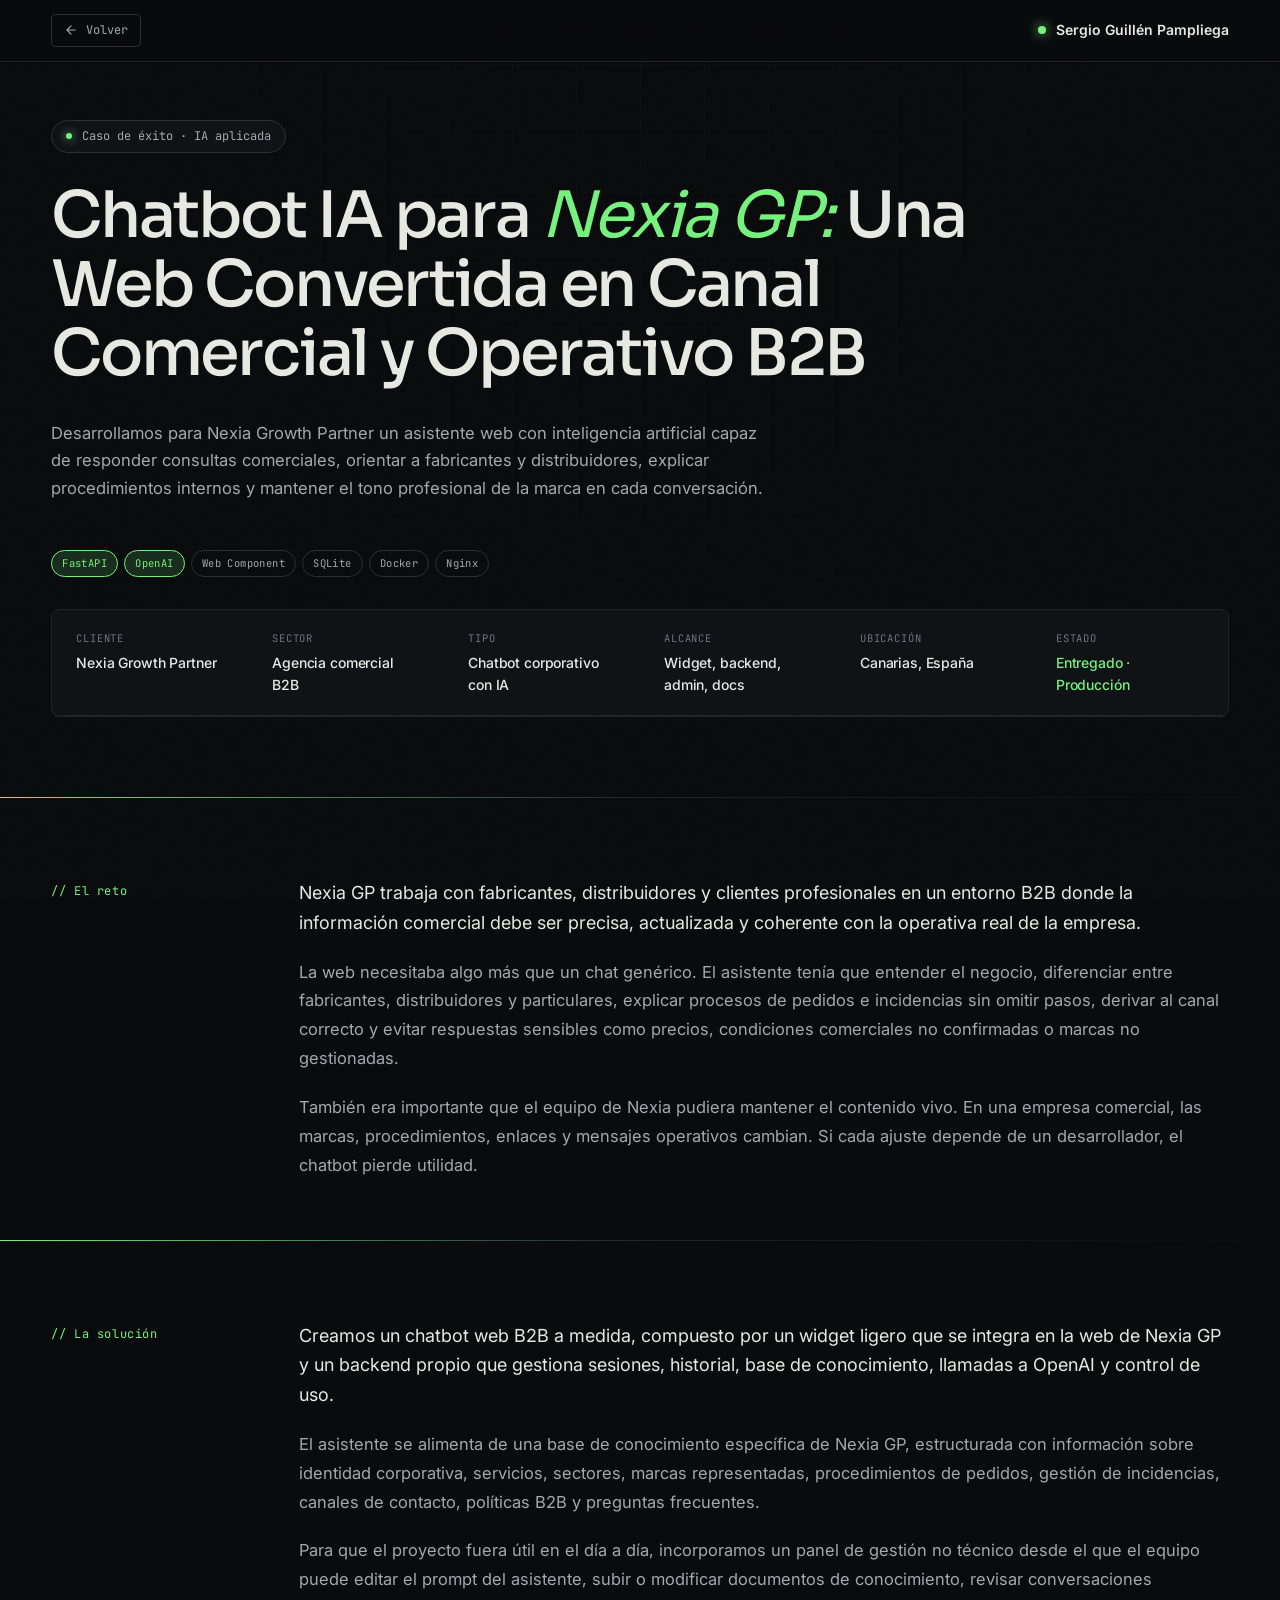
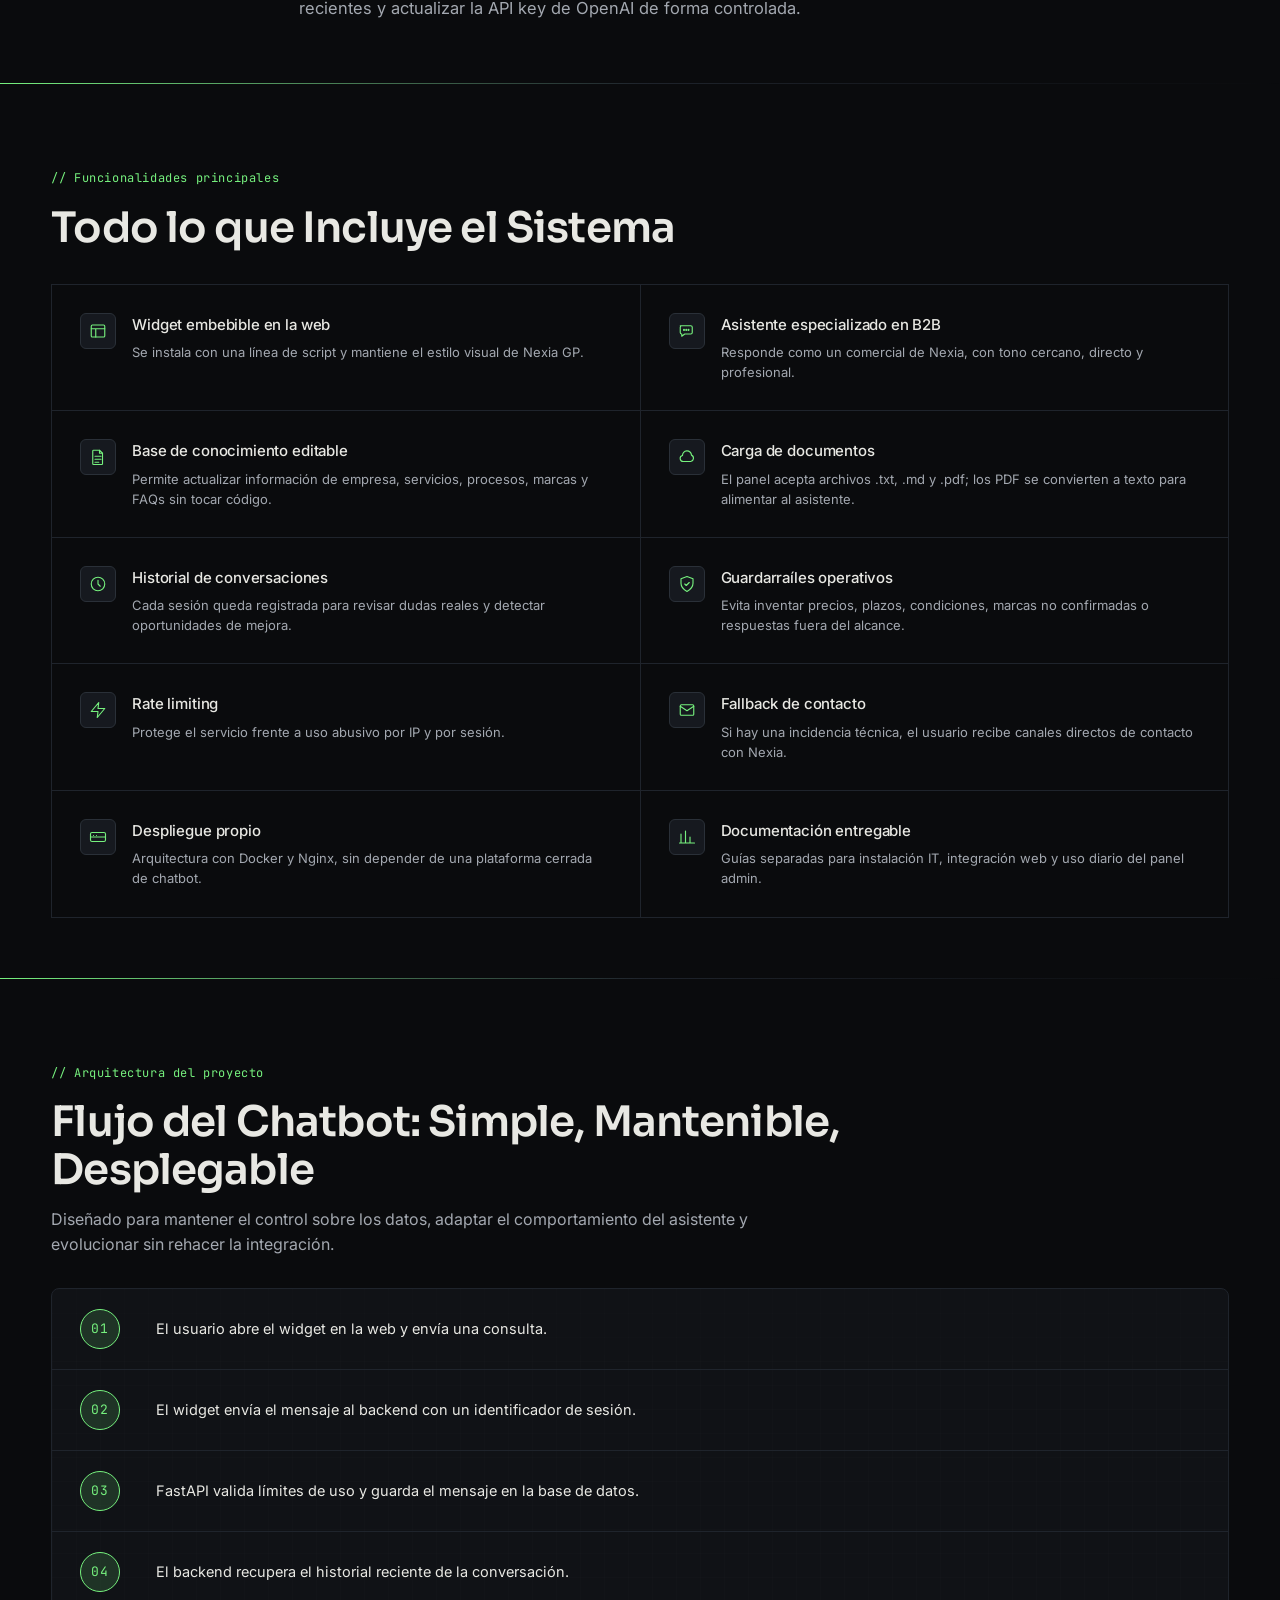
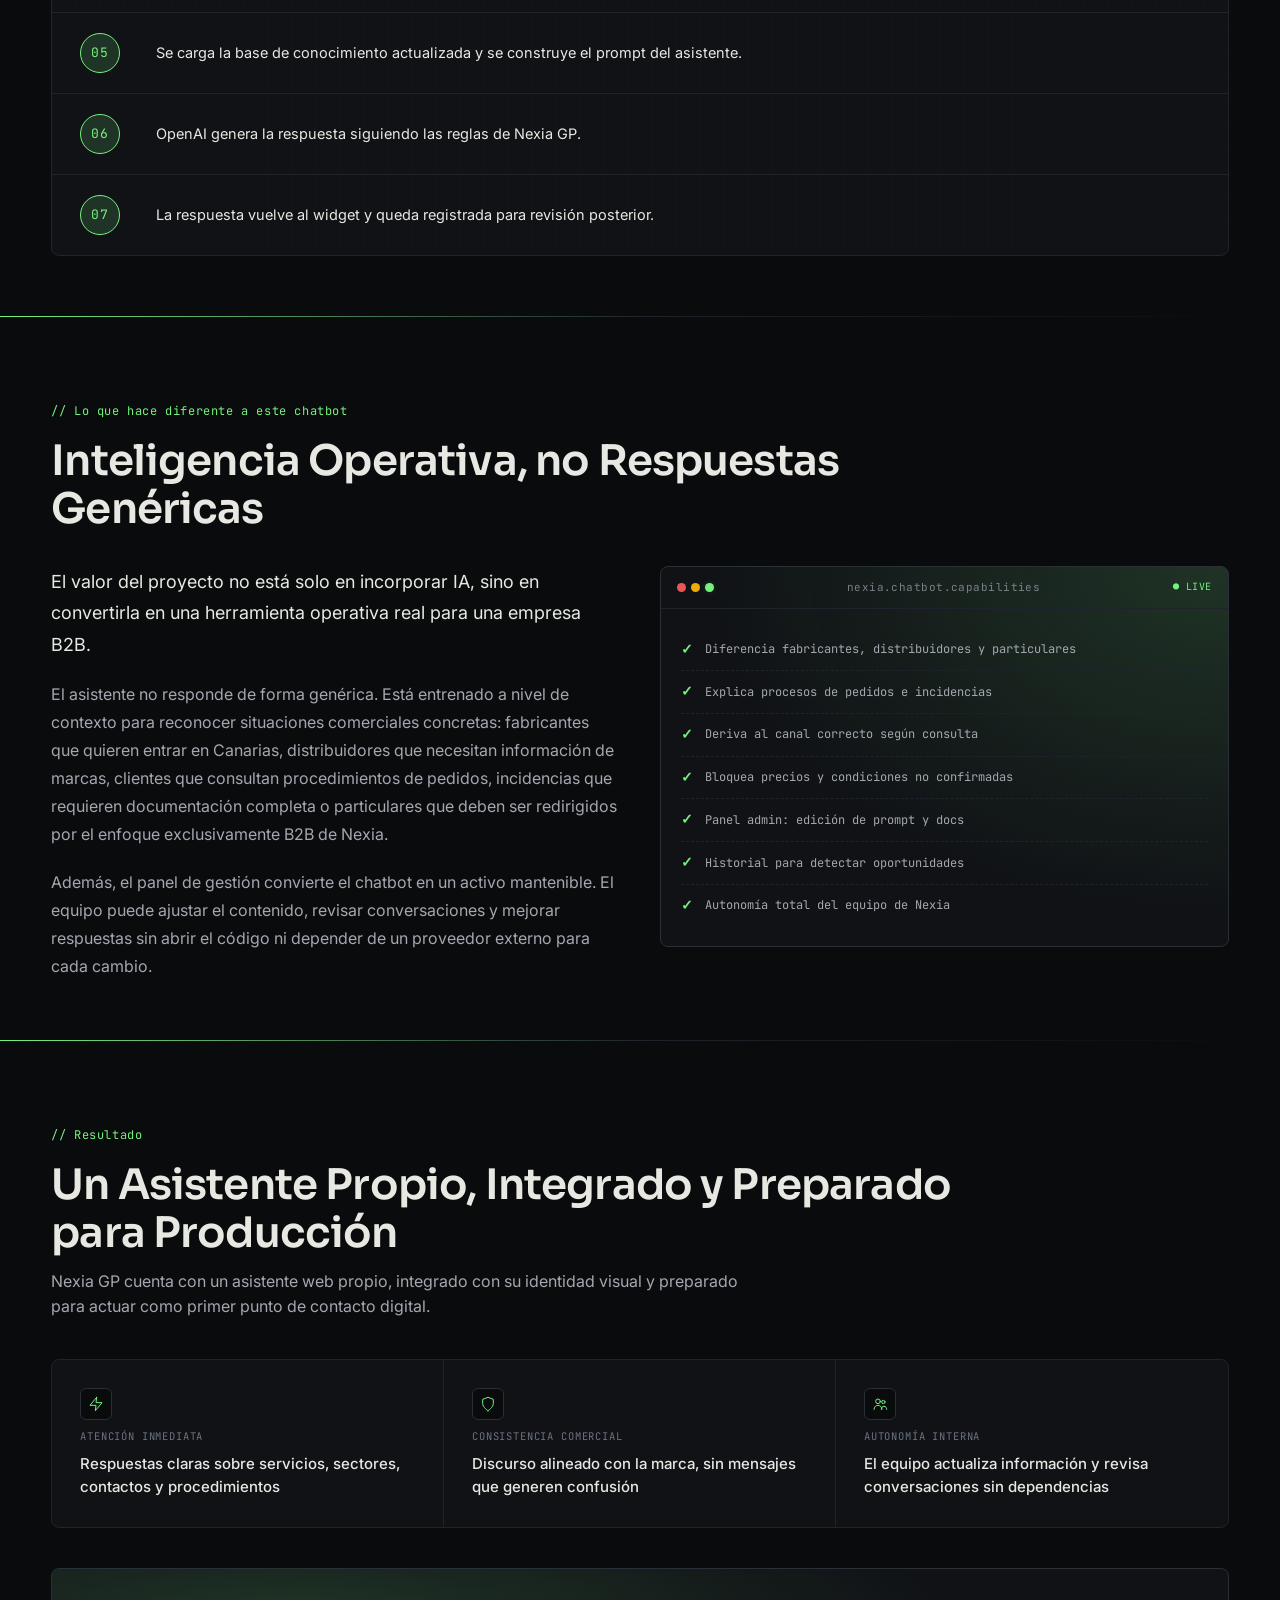
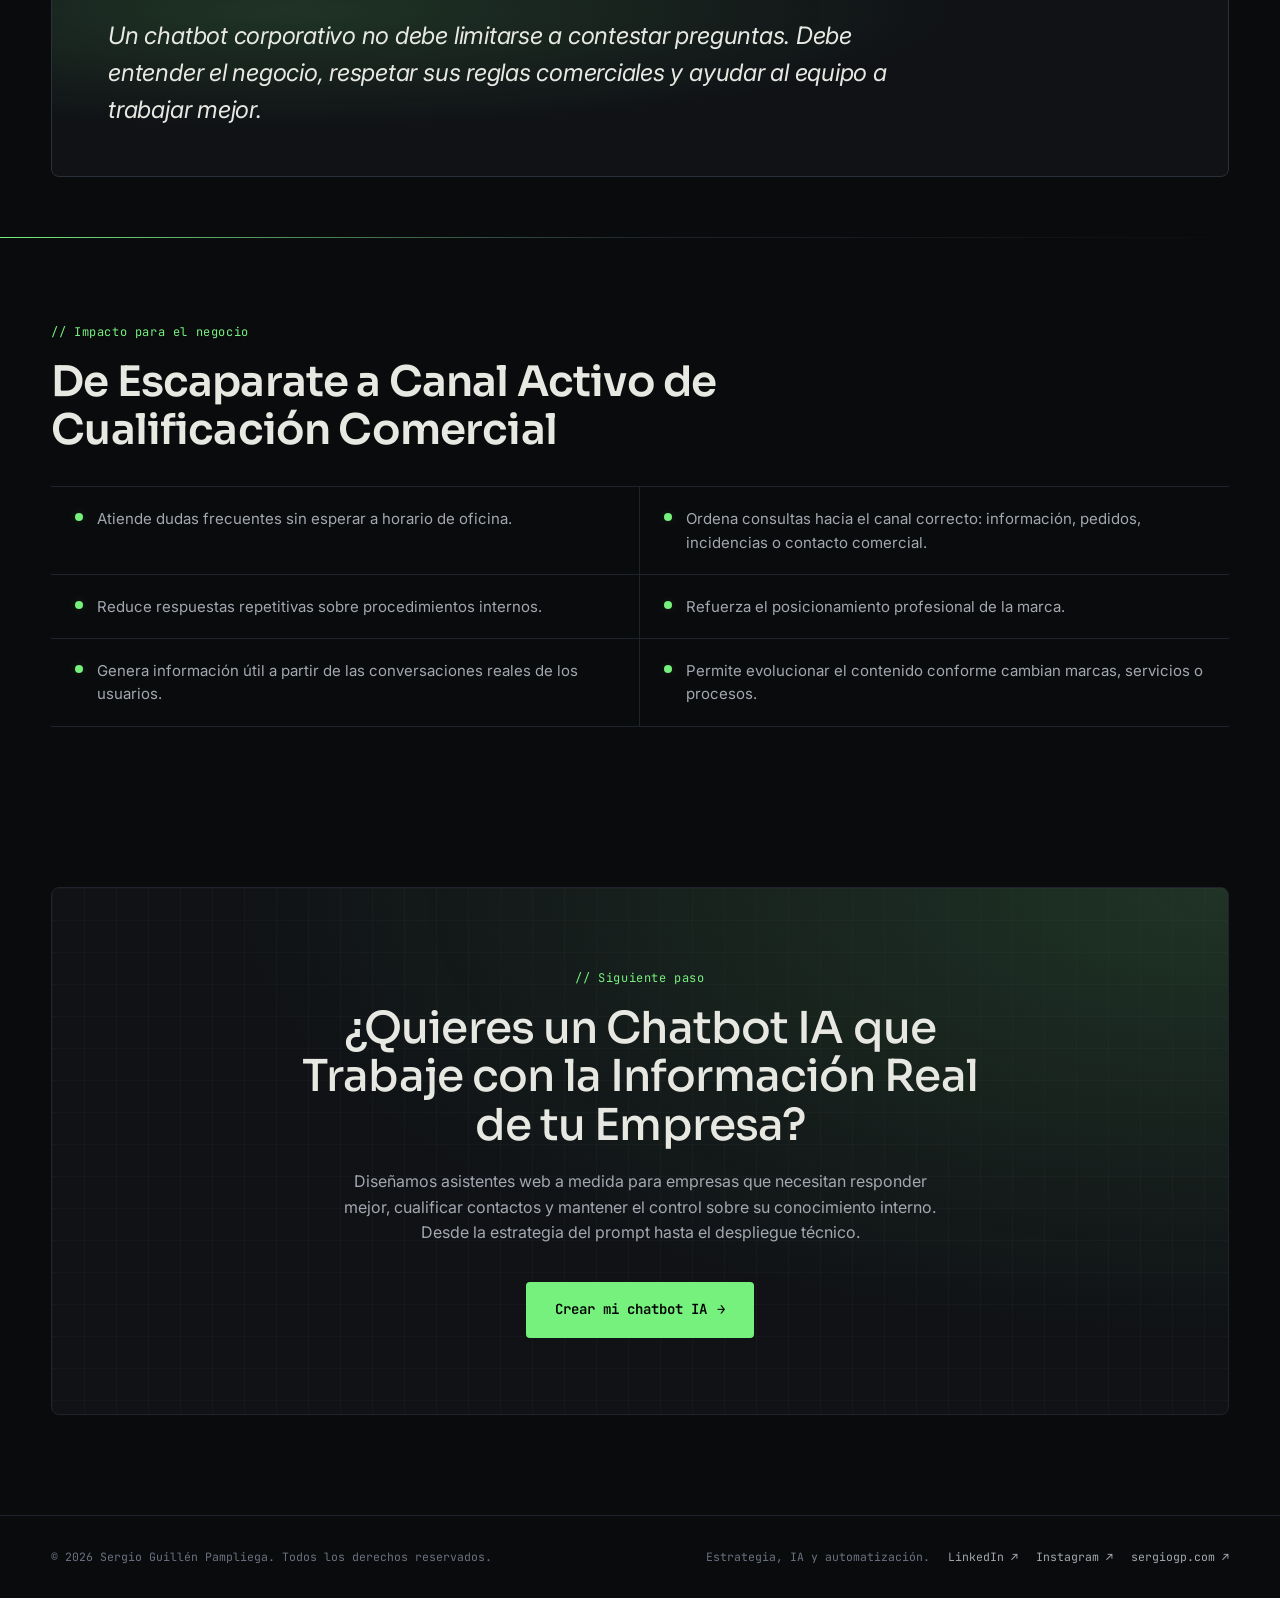
<file: caso-exito-chatbot-nexia.html>
<!doctype html>
<html lang="es">
<head>
<meta charset="utf-8" />
<meta name="viewport" content="width=device-width, initial-scale=1" />
<title>Chatbot IA para Nexia GP | Caso de Éxito — Sergio Guillén Pampliega</title>
<meta name="description" content="Desarrollo de un chatbot web con IA para Nexia Growth Partner: asistente comercial B2B, base de conocimiento editable, panel de gestión y despliegue propio." />
<meta name="theme-color" content="#0a0b0d" />
<link rel="icon" type="image/svg+xml" href="favicon.svg" />
<link rel="canonical" href="https://sergiogp.com/caso-exito-chatbot-nexia.html" />
<meta property="og:type" content="article" />
<meta property="og:locale" content="es_ES" />
<meta property="og:title" content="Chatbot IA para Nexia GP | Caso de Éxito" />
<meta property="og:description" content="Asistente comercial B2B con IA, conocimiento editable y panel de gestión para Nexia Growth Partner." />
<meta property="og:url" content="https://sergiogp.com/caso-exito-chatbot-nexia.html" />
<meta property="og:image" content="https://sergiogp.com/img/project-chatbot.png" />
<meta name="twitter:card" content="summary_large_image" />
<link rel="preconnect" href="https://fonts.googleapis.com">
<link rel="preconnect" href="https://fonts.gstatic.com" crossorigin>
<link href="https://fonts.googleapis.com/css2?family=Inter:wght@400;500;600;700&family=JetBrains+Mono:wght@400;500;600&family=Sora:wght@600;700;800&display=swap" rel="stylesheet">
<style>
:root {
  --bg: #0a0b0d;
  --bg-2: #101216;
  --bg-3: #16191f;
  --line: #1f242c;
  --line-2: #2a3038;
  --fg: #e8e8e3;
  --fg-2: #a3a8b0;
  --fg-3: #6b7280;
  --accent: oklch(0.86 0.19 145);
  --accent-2: oklch(0.7 0.15 145);
  --accent-glow: oklch(0.86 0.19 145 / 0.15);
  --accent-b: oklch(0.75 0.16 145);
  --accent-b-glow: oklch(0.75 0.16 145 / 0.15);
  --warn: oklch(0.8 0.15 60);
  --font-sans: "Inter", "Helvetica Neue", Helvetica, Arial, sans-serif;
  --font-mono: "JetBrains Mono", ui-monospace, "SF Mono", Menlo, monospace;
  --maxw: 1280px;
  --pad: clamp(20px, 4vw, 60px);
  --r: 4px;
}
*, *::before, *::after { box-sizing: border-box; }
html, body { margin: 0; padding: 0; }
html { scroll-behavior: smooth; }
body {
  font-family: var(--font-sans);
  background: var(--bg);
  color: var(--fg);
  font-size: 16px;
  line-height: 1.55;
  -webkit-font-smoothing: antialiased;
  overflow-x: hidden;
}
h1,h2,h3,h4{font-family:"Sora","Inter",sans-serif}

/* BG */
.grid-bg {
  position: fixed; inset: 0;
  background-image:
    linear-gradient(to right, rgba(255,255,255,0.025) 1px, transparent 1px),
    linear-gradient(to bottom, rgba(255,255,255,0.025) 1px, transparent 1px);
  background-size: 64px 64px;
  pointer-events: none; z-index: 0;
  mask-image: radial-gradient(ellipse at top, black 0%, transparent 70%);
}
.noise {
  position: fixed; inset: 0; pointer-events: none; z-index: 1;
  opacity: 0.03; mix-blend-mode: overlay;
  background-image: url("data:image/svg+xml;utf8,<svg xmlns='http://www.w3.org/2000/svg' width='200' height='200'><filter id='n'><feTurbulence type='fractalNoise' baseFrequency='0.9' numOctaves='2'/></filter><rect width='100%' height='100%' filter='url(%23n)' opacity='0.6'/></svg>");
}

/* NAV */
.nav {
  position: fixed; top: 0; left: 0; right: 0; z-index: 50;
  backdrop-filter: blur(14px);
  background: rgba(10, 11, 13, 0.72);
  border-bottom: 1px solid var(--line);
}
.nav-inner {
  max-width: var(--maxw); margin: 0 auto;
  padding: 14px var(--pad);
  display: flex; align-items: center; gap: 16px;
}
.nav-back {
  display: inline-flex; align-items: center; gap: 8px;
  font-family: var(--font-mono); font-size: 12px;
  color: var(--fg-2); text-decoration: none;
  padding: 6px 12px; border-radius: var(--r);
  border: 1px solid var(--line-2);
  transition: color 0.2s, border-color 0.2s, background 0.2s;
}
.nav-back:hover { color: var(--accent); border-color: var(--accent); background: var(--accent-glow); }
.nav-back svg { transition: transform 0.2s; }
.nav-back:hover svg { transform: translateX(-2px); }
.brand {
  display: flex; align-items: center; gap: 10px;
  font-family: var(--font-sans); font-size: 14px;
  color: var(--fg); text-decoration: none; white-space: nowrap; margin-left: auto;
}
.brand-dot {
  width: 8px; height: 8px; background: var(--accent);
  box-shadow: 0 0 12px var(--accent); border-radius: 50%;
  animation: pulse 2s infinite ease-in-out;
}
@keyframes pulse { 0%,100%{opacity:1;transform:scale(1)} 50%{opacity:.55;transform:scale(.85)} }
.brand-name { font-weight: 600; }

/* LAYOUT */
main { position: relative; z-index: 2; }
section {
  scroll-margin-top: 80px;
  padding: 80px var(--pad) 60px;
  max-width: var(--maxw); margin: 0 auto;
}
.kicker {
  font-family: var(--font-mono); font-size: 12px;
  color: var(--accent); letter-spacing: 0.05em;
  margin-bottom: 16px; display: inline-flex; align-items: center; gap: 8px;
}
.section-title {
  font-size: clamp(26px, 3.5vw, 42px); font-weight: 600;
  letter-spacing: -0.02em; line-height: 1.15;
  margin: 0 0 12px; text-wrap: pretty; max-width: 900px;
}
.section-sub { color: var(--fg-2); font-size: 16px; max-width: 720px; margin: 0; }

/* HERO */
.hero {
  min-height: 80vh; padding-top: 120px; padding-bottom: 80px;
  display: flex; flex-direction: column; justify-content: center;
}
.hero-label {
  display: inline-flex; align-items: center; gap: 10px;
  padding: 6px 14px; border: 1px solid var(--line-2);
  border-radius: 100px; font-family: var(--font-mono);
  font-size: 12px; color: var(--fg-2); background: var(--bg-2);
  margin-bottom: 28px; width: fit-content;
}
.hero-label .dot {
  width: 6px; height: 6px; background: var(--accent);
  border-radius: 50%; box-shadow: 0 0 10px var(--accent);
  animation: pulse 2s infinite;
}
.hero-title {
  font-size: clamp(34px, 5vw, 64px); font-weight: 500;
  letter-spacing: -0.035em; line-height: 1.08;
  margin: 0 0 32px; max-width: 960px;
}
.hero-title .hl { color: var(--accent); font-style: italic; font-weight: 400; }
.hero-intro {
  font-size: clamp(16px, 1.3vw, 18px); color: var(--fg-2);
  max-width: 720px; margin: 0 0 48px; line-height: 1.65;
}

/* FICHA */
.ficha {
  display: grid; grid-template-columns: repeat(auto-fit, minmax(180px, 1fr));
  gap: 0; border: 1px solid var(--line); border-radius: 8px;
  overflow: hidden; background: var(--bg-2);
}
.ficha-item {
  padding: 20px 24px; position: relative;
  border-bottom: 1px solid var(--line);
  transition: background 0.3s;
}
.ficha-item:hover { background: var(--bg-3); }
.ficha-item::before {
  content: ""; position: absolute; top: 0; left: 0; right: 0;
  height: 2px; background: var(--accent); opacity: 0;
  transition: opacity 0.3s;
}
.ficha-item:hover::before { opacity: 1; }
.ficha-k {
  font-family: var(--font-mono); font-size: 10.5px;
  color: var(--fg-3); letter-spacing: 0.08em; margin-bottom: 6px;
}
.ficha-v { font-size: 14px; font-weight: 500; color: var(--fg); letter-spacing: -0.01em; }

/* CONTENT BLOCKS */
.content-grid {
  display: grid; grid-template-columns: 200px 1fr;
  gap: 48px; align-items: start;
}
.content-label {
  font-family: var(--font-mono); font-size: 12px;
  color: var(--accent); letter-spacing: 0.05em;
  position: sticky; top: 100px; padding-top: 4px;
}
.content-body p {
  color: var(--fg-2); font-size: 16.5px; line-height: 1.75; margin: 0 0 20px;
}
.content-body p:first-child {
  color: var(--fg); font-size: 18px; font-weight: 400; line-height: 1.65;
}
.content-body p:last-child { margin-bottom: 0; }

.section-divider {
  width: 100%; height: 1px; margin: 0;
  background: linear-gradient(to right, var(--accent), var(--line), transparent);
  border: none;
}

/* FEATURES GRID */
.features-grid {
  display: grid; grid-template-columns: repeat(2, 1fr);
  gap: 0; border-top: 1px solid var(--line); border-left: 1px solid var(--line);
}
.feature {
  padding: 28px; border-right: 1px solid var(--line);
  border-bottom: 1px solid var(--line); position: relative;
  background: var(--bg); transition: background 0.3s;
  display: flex; gap: 16px; align-items: flex-start;
}
.feature:hover { background: var(--bg-2); }
.feature::before {
  content: ""; position: absolute; top: 0; left: 0;
  width: 100%; height: 1px; background: var(--accent);
  transform: scaleX(0); transform-origin: left;
  transition: transform 0.4s ease;
}
.feature:hover::before { transform: scaleX(1); }
.feature-icon {
  width: 36px; height: 36px; flex-shrink: 0;
  border: 1px solid var(--line-2); border-radius: 6px;
  background: var(--bg-3); color: var(--accent);
  display: inline-flex; align-items: center; justify-content: center;
  transition: border-color 0.3s, box-shadow 0.3s;
}
.feature:hover .feature-icon {
  border-color: var(--accent);
  box-shadow: 0 0 0 4px var(--accent-glow);
}
.feature-content { flex: 1; }
.feature-title {
  font-size: 15px; font-weight: 500; color: var(--fg);
  margin: 0 0 6px; letter-spacing: -0.01em;
}
.feature-desc { font-size: 13px; color: var(--fg-2); margin: 0; line-height: 1.55; }

/* ARCHITECTURE FLOW */
.arch-flow {
  display: flex; flex-direction: column; gap: 0;
  border: 1px solid var(--line); border-radius: 8px;
  overflow: hidden; background: var(--bg-2);
  position: relative;
}
.arch-flow::before {
  content: ""; position: absolute;
  inset: 0; background-image:
    linear-gradient(to right, rgba(255,255,255,0.015) 1px, transparent 1px),
    linear-gradient(to bottom, rgba(255,255,255,0.015) 1px, transparent 1px);
  background-size: 24px 24px; pointer-events: none; opacity: 0.6;
}
.arch-step {
  display: grid; grid-template-columns: 56px 1fr;
  gap: 20px; padding: 20px 28px; align-items: center;
  border-bottom: 1px solid var(--line); position: relative;
  transition: background 0.3s;
}
.arch-step:last-child { border-bottom: none; }
.arch-step:hover { background: var(--bg-3); }
.arch-num {
  font-family: var(--font-mono); font-size: 13px;
  color: var(--accent); letter-spacing: 0.06em;
  width: 40px; height: 40px; display: flex;
  align-items: center; justify-content: center;
  border: 1px solid var(--accent); border-radius: 50%;
  background: var(--accent-glow); flex-shrink: 0;
}
.arch-text { font-size: 14.5px; color: var(--fg); line-height: 1.5; position: relative; }
.arch-connector {
  width: 1px; height: 12px; background: var(--accent);
  margin: 0 auto; opacity: 0.4;
}

/* DIFF SECTION */
.diff-grid {
  display: grid; grid-template-columns: 1fr 1fr;
  gap: 40px; align-items: start;
}
.diff-body p {
  color: var(--fg-2); font-size: 16px; line-height: 1.75; margin: 0 0 20px;
}
.diff-body p:first-child { color: var(--fg); font-size: 18px; }
.diff-body p:last-child { margin-bottom: 0; }
.diff-panel {
  border: 1px solid var(--line-2); border-radius: 8px;
  background: radial-gradient(ellipse at top right, var(--accent-glow), transparent 65%), var(--bg-2);
  overflow: hidden; font-family: var(--font-mono);
}
.diff-panel-header {
  display: flex; align-items: center; gap: 10px;
  padding: 12px 16px; border-bottom: 1px solid var(--line);
  font-size: 11px; color: var(--fg-2); letter-spacing: 0.04em;
}
.diff-panel-dots { display: inline-flex; gap: 5px; }
.diff-panel-dots i {
  width: 9px; height: 9px; border-radius: 50%; display: inline-block;
}
.diff-panel-dots i:nth-child(1) { background: oklch(0.65 0.18 25); }
.diff-panel-dots i:nth-child(2) { background: oklch(0.78 0.16 80); }
.diff-panel-dots i:nth-child(3) { background: var(--accent); box-shadow: 0 0 6px var(--accent-glow); }
.diff-panel-body { padding: 20px; }
.diff-panel-row {
  display: flex; gap: 12px; align-items: center;
  padding: 10px 0; border-bottom: 1px dashed var(--line);
  font-size: 12px; color: var(--fg-2);
}
.diff-panel-row:last-child { border-bottom: none; }
.diff-panel-check { color: var(--accent); font-weight: 700; font-size: 14px; flex-shrink: 0; }

/* RESULT STATS */
.result-stats {
  display: grid; grid-template-columns: repeat(3, 1fr);
  gap: 0; border: 1px solid var(--line); border-radius: 8px;
  overflow: hidden; background: var(--bg-2); margin-top: 40px;
}
.result-stat {
  padding: 28px; display: flex; flex-direction: column; gap: 8px;
  position: relative; transition: background 0.3s;
}
.result-stat:not(:last-child) { border-right: 1px solid var(--line); }
.result-stat:hover { background: var(--bg-3); }
.result-stat::before {
  content: ""; position: absolute; top: 0; left: 0; right: 0;
  height: 2px; background: var(--accent); opacity: 0;
  transition: opacity 0.3s;
}
.result-stat:hover::before { opacity: 1; }
.result-stat-icon {
  width: 32px; height: 32px; border: 1px solid var(--line-2);
  border-radius: 6px; background: var(--bg);
  color: var(--accent); display: inline-flex;
  align-items: center; justify-content: center;
}
.result-stat-k {
  font-family: var(--font-mono); font-size: 10.5px;
  color: var(--fg-3); letter-spacing: 0.08em;
}
.result-stat-v { font-size: 15px; font-weight: 500; color: var(--fg); }

/* IMPACT LIST */
.impact-list {
  display: grid; grid-template-columns: 1fr 1fr;
  gap: 0; border-top: 1px solid var(--line);
}
.impact-item {
  display: flex; align-items: flex-start; gap: 14px;
  padding: 20px 24px; border-bottom: 1px solid var(--line);
  transition: background 0.2s, padding-left 0.3s;
}
.impact-item:nth-child(odd) { border-right: 1px solid var(--line); }
.impact-item:hover { background: var(--bg-2); padding-left: 32px; }
.impact-bullet {
  width: 8px; height: 8px; flex-shrink: 0; margin-top: 6px;
  background: var(--accent); border-radius: 50%;
  box-shadow: 0 0 10px var(--accent-glow);
}
.impact-text { font-size: 15px; color: var(--fg-2); line-height: 1.55; }

/* BLOCKQUOTE */
.highlight-quote {
  position: relative; padding: 48px 56px;
  border: 1px solid var(--line-2); border-radius: 8px;
  background: radial-gradient(ellipse at 20% 20%, var(--accent-glow), transparent 50%), var(--bg-2);
  margin-top: 40px;
}
.highlight-quote::before {
  content: """; font-family: var(--font-sans);
  font-size: 80px; line-height: 1; color: var(--accent);
  opacity: 0.4; position: absolute; top: 16px; left: 28px;
}
.highlight-quote p {
  font-size: clamp(18px, 2vw, 24px); color: var(--fg);
  font-weight: 400; line-height: 1.55; margin: 0;
  font-style: italic; letter-spacing: -0.01em;
  max-width: 800px;
}

/* CTA FINAL */
.cta-section {
  padding-top: 100px; padding-bottom: 100px;
}
.cta-card {
  border: 1px solid var(--line); border-radius: 8px;
  background: radial-gradient(ellipse at top right, var(--accent-glow), transparent 60%), var(--bg-2);
  padding: clamp(40px, 6vw, 80px); position: relative; overflow: hidden;
  text-align: center;
}
.cta-card::before {
  content: ""; position: absolute; inset: 0;
  background-image:
    linear-gradient(to right, rgba(255,255,255,0.02) 1px, transparent 1px),
    linear-gradient(to bottom, rgba(255,255,255,0.02) 1px, transparent 1px);
  background-size: 32px 32px; pointer-events: none;
}
.cta-card > * { position: relative; }
.cta-title {
  font-size: clamp(26px, 3.5vw, 44px); font-weight: 500;
  letter-spacing: -0.02em; line-height: 1.1;
  margin: 0 0 20px; max-width: 700px; margin-inline: auto;
}
.cta-sub {
  color: var(--fg-2); max-width: 600px; margin: 0 auto 36px;
  font-size: 16px; line-height: 1.6;
}
.btn {
  display: inline-flex; align-items: center; gap: 10px;
  padding: 16px 28px; border-radius: var(--r);
  font-family: var(--font-mono); font-size: 14px; font-weight: 600;
  text-decoration: none; cursor: pointer;
  border: 1px solid transparent;
  transition: transform 0.15s, background 0.2s, box-shadow 0.2s;
}
.btn-primary {
  background: var(--accent); color: #000;
}
.btn-primary:hover {
  transform: translateY(-2px);
  box-shadow: 0 10px 30px var(--accent-glow);
}
.btn .arr { transition: transform 0.2s; }
.btn:hover .arr { transform: translateX(4px); }

/* CHIPS */
.chips { display: flex; gap: 6px; flex-wrap: wrap; }
.chip {
  font-family: var(--font-mono); font-size: 10.5px;
  padding: 4px 10px; border: 1px solid var(--line-2);
  border-radius: 100px; color: var(--fg-2); letter-spacing: 0.04em;
}
.chip-accent {
  border-color: var(--accent); color: var(--accent);
  background: var(--accent-glow);
}

/* FOOTER */
footer {
  border-top: 1px solid var(--line);
  padding: 32px var(--pad);
  max-width: var(--maxw); margin: 0 auto;
  display: flex; justify-content: space-between; align-items: center;
  font-family: var(--font-mono); font-size: 11.5px;
  color: var(--fg-3); position: relative; z-index: 2;
  flex-wrap: wrap; gap: 16px;
}
footer .right { display: flex; gap: 18px; }
footer a { color: var(--fg-2); text-decoration: none; }
footer a:hover { color: var(--accent); }

/* REVEAL */
.reveal {
  opacity: 0; transform: translateY(20px);
  transition: opacity 0.8s ease, transform 0.8s cubic-bezier(0.16, 1, 0.3, 1);
}
.reveal.visible { opacity: 1; transform: translateY(0); }

/* RESPONSIVE */
@media (max-width: 960px) {
  .content-grid { grid-template-columns: 1fr; gap: 16px; }
  .content-label { position: static; }
  .features-grid { grid-template-columns: 1fr; }
  .diff-grid { grid-template-columns: 1fr; gap: 32px; }
  .result-stats { grid-template-columns: 1fr; }
  .result-stat:not(:last-child) { border-right: none; border-bottom: 1px solid var(--line); }
  .impact-list { grid-template-columns: 1fr; }
  .impact-item:nth-child(odd) { border-right: none; }
  .ficha { grid-template-columns: repeat(2, 1fr); }
}
@media (max-width: 600px) {
  :root { --pad: 20px; }
  section { padding: 60px var(--pad) 40px; }
  .hero { padding-top: 100px; padding-bottom: 48px; min-height: auto; }
  .hero-title { font-size: clamp(26px, 7vw, 40px); }
  .ficha { grid-template-columns: 1fr; }
  .arch-step { grid-template-columns: 44px 1fr; gap: 14px; padding: 16px 20px; }
  .highlight-quote { padding: 36px 28px; }
  .highlight-quote::before { font-size: 56px; left: 16px; top: 8px; }
  .feature { flex-direction: column; gap: 12px; }
  .cta-card { padding: clamp(28px, 5vw, 48px); }
  footer .right { flex-wrap: wrap; }
}
@media (prefers-reduced-motion: reduce) {
  html { scroll-behavior: auto; }
  *, *::before, *::after { animation-duration: 0.01ms !important; transition-duration: 0.01ms !important; }
  .reveal { opacity: 1; transform: none; }
}
</style>
</head>
<body>

<div class="grid-bg"></div>
<div class="noise"></div>

<header class="nav">
  <div class="nav-inner">
    <a href="/" class="nav-back">
      <svg width="14" height="14" viewBox="0 0 24 24" fill="none" stroke="currentColor" stroke-width="2" stroke-linecap="round" stroke-linejoin="round"><path d="M19 12H5M12 19l-7-7 7-7"/></svg>
      Volver
    </a>
    <a href="/" class="brand">
      <span class="brand-dot"></span>
      <span class="brand-name">Sergio Guillén Pampliega</span>
    </a>
  </div>
</header>

<main>

  <!-- HERO -->
  <section class="hero reveal">
    <div class="hero-label">
      <span class="dot"></span>
      Caso de éxito · IA aplicada
    </div>
    <h1 class="hero-title">Chatbot IA para <span class="hl">Nexia GP:</span> Una Web Convertida en Canal Comercial y Operativo B2B</h1>
    <p class="hero-intro">Desarrollamos para Nexia Growth Partner un asistente web con inteligencia artificial capaz de responder consultas comerciales, orientar a fabricantes y distribuidores, explicar procedimientos internos y mantener el tono profesional de la marca en cada conversación.</p>

    <div class="chips" style="margin-bottom: 32px;">
      <span class="chip chip-accent">FastAPI</span>
      <span class="chip chip-accent">OpenAI</span>
      <span class="chip">Web Component</span>
      <span class="chip">SQLite</span>
      <span class="chip">Docker</span>
      <span class="chip">Nginx</span>
    </div>

    <div class="ficha">
      <div class="ficha-item">
        <div class="ficha-k">CLIENTE</div>
        <div class="ficha-v">Nexia Growth Partner</div>
      </div>
      <div class="ficha-item">
        <div class="ficha-k">SECTOR</div>
        <div class="ficha-v">Agencia comercial B2B</div>
      </div>
      <div class="ficha-item">
        <div class="ficha-k">TIPO</div>
        <div class="ficha-v">Chatbot corporativo con IA</div>
      </div>
      <div class="ficha-item">
        <div class="ficha-k">ALCANCE</div>
        <div class="ficha-v">Widget, backend, admin, docs</div>
      </div>
      <div class="ficha-item">
        <div class="ficha-k">UBICACIÓN</div>
        <div class="ficha-v">Canarias, España</div>
      </div>
      <div class="ficha-item">
        <div class="ficha-k">ESTADO</div>
        <div class="ficha-v" style="color: var(--accent);">Entregado · Producción</div>
      </div>
    </div>
  </section>

  <hr class="section-divider">

  <!-- EL RETO -->
  <section class="reveal">
    <div class="content-grid">
      <div class="content-label">// El reto</div>
      <div class="content-body">
        <p>Nexia GP trabaja con fabricantes, distribuidores y clientes profesionales en un entorno B2B donde la información comercial debe ser precisa, actualizada y coherente con la operativa real de la empresa.</p>
        <p>La web necesitaba algo más que un chat genérico. El asistente tenía que entender el negocio, diferenciar entre fabricantes, distribuidores y particulares, explicar procesos de pedidos e incidencias sin omitir pasos, derivar al canal correcto y evitar respuestas sensibles como precios, condiciones comerciales no confirmadas o marcas no gestionadas.</p>
        <p>También era importante que el equipo de Nexia pudiera mantener el contenido vivo. En una empresa comercial, las marcas, procedimientos, enlaces y mensajes operativos cambian. Si cada ajuste depende de un desarrollador, el chatbot pierde utilidad.</p>
      </div>
    </div>
  </section>

  <hr class="section-divider">

  <!-- LA SOLUCIÓN -->
  <section class="reveal">
    <div class="content-grid">
      <div class="content-label">// La solución</div>
      <div class="content-body">
        <p>Creamos un chatbot web B2B a medida, compuesto por un widget ligero que se integra en la web de Nexia GP y un backend propio que gestiona sesiones, historial, base de conocimiento, llamadas a OpenAI y control de uso.</p>
        <p>El asistente se alimenta de una base de conocimiento específica de Nexia GP, estructurada con información sobre identidad corporativa, servicios, sectores, marcas representadas, procedimientos de pedidos, gestión de incidencias, canales de contacto, políticas B2B y preguntas frecuentes.</p>
        <p>Para que el proyecto fuera útil en el día a día, incorporamos un panel de gestión no técnico desde el que el equipo puede editar el prompt del asistente, subir o modificar documentos de conocimiento, revisar conversaciones recientes y actualizar la API key de OpenAI de forma controlada.</p>
      </div>
    </div>
  </section>

  <hr class="section-divider">

  <!-- FUNCIONALIDADES -->
  <section class="reveal">
    <div class="kicker">// Funcionalidades principales</div>
    <h2 class="section-title">Todo lo que Incluye el Sistema</h2>

    <div class="features-grid" style="margin-top: 32px;">
      <div class="feature">
        <div class="feature-icon">
          <svg width="18" height="18" viewBox="0 0 24 24" fill="none" stroke="currentColor" stroke-width="1.5" stroke-linecap="round" stroke-linejoin="round"><rect x="3" y="4" width="18" height="16" rx="1.5"/><path d="M3 9h18M9 9v11"/></svg>
        </div>
        <div class="feature-content">
          <div class="feature-title">Widget embebible en la web</div>
          <div class="feature-desc">Se instala con una línea de script y mantiene el estilo visual de Nexia GP.</div>
        </div>
      </div>
      <div class="feature">
        <div class="feature-icon">
          <svg width="18" height="18" viewBox="0 0 24 24" fill="none" stroke="currentColor" stroke-width="1.5" stroke-linecap="round" stroke-linejoin="round"><path d="M3 5h14a2 2 0 0 1 2 2v7a2 2 0 0 1-2 2H9l-4 3v-3H5a2 2 0 0 1-2-2V7a2 2 0 0 1 2-2z"/><circle cx="8" cy="10.5" r="0.6" fill="currentColor"/><circle cx="11" cy="10.5" r="0.6" fill="currentColor"/><circle cx="14" cy="10.5" r="0.6" fill="currentColor"/></svg>
        </div>
        <div class="feature-content">
          <div class="feature-title">Asistente especializado en B2B</div>
          <div class="feature-desc">Responde como un comercial de Nexia, con tono cercano, directo y profesional.</div>
        </div>
      </div>
      <div class="feature">
        <div class="feature-icon">
          <svg width="18" height="18" viewBox="0 0 24 24" fill="none" stroke="currentColor" stroke-width="1.5" stroke-linecap="round" stroke-linejoin="round"><path d="M6 3h8l4 4v14a1 1 0 0 1-1 1H6a1 1 0 0 1-1-1V4a1 1 0 0 1 1-1z"/><path d="M14 3v4h4M8 11h8M8 15h8M8 19h5"/></svg>
        </div>
        <div class="feature-content">
          <div class="feature-title">Base de conocimiento editable</div>
          <div class="feature-desc">Permite actualizar información de empresa, servicios, procesos, marcas y FAQs sin tocar código.</div>
        </div>
      </div>
      <div class="feature">
        <div class="feature-icon">
          <svg width="18" height="18" viewBox="0 0 24 24" fill="none" stroke="currentColor" stroke-width="1.5" stroke-linecap="round" stroke-linejoin="round"><path d="M7 18a4 4 0 0 1-1-7.9A6 6 0 0 1 18 9.5 4.5 4.5 0 0 1 17 18H7z"/></svg>
        </div>
        <div class="feature-content">
          <div class="feature-title">Carga de documentos</div>
          <div class="feature-desc">El panel acepta archivos .txt, .md y .pdf; los PDF se convierten a texto para alimentar al asistente.</div>
        </div>
      </div>
      <div class="feature">
        <div class="feature-icon">
          <svg width="18" height="18" viewBox="0 0 24 24" fill="none" stroke="currentColor" stroke-width="1.5" stroke-linecap="round" stroke-linejoin="round"><circle cx="12" cy="12" r="9"/><path d="M12 7v5l3 3"/></svg>
        </div>
        <div class="feature-content">
          <div class="feature-title">Historial de conversaciones</div>
          <div class="feature-desc">Cada sesión queda registrada para revisar dudas reales y detectar oportunidades de mejora.</div>
        </div>
      </div>
      <div class="feature">
        <div class="feature-icon">
          <svg width="18" height="18" viewBox="0 0 24 24" fill="none" stroke="currentColor" stroke-width="1.5" stroke-linecap="round" stroke-linejoin="round"><path d="M12 22s-8-4.5-8-11V5l8-3 8 3v6c0 6.5-8 11-8 11z"/><path d="M9 12l2 2 4-4"/></svg>
        </div>
        <div class="feature-content">
          <div class="feature-title">Guardarraíles operativos</div>
          <div class="feature-desc">Evita inventar precios, plazos, condiciones, marcas no confirmadas o respuestas fuera del alcance.</div>
        </div>
      </div>
      <div class="feature">
        <div class="feature-icon">
          <svg width="18" height="18" viewBox="0 0 24 24" fill="none" stroke="currentColor" stroke-width="1.5" stroke-linecap="round" stroke-linejoin="round"><path d="M13 2L3 14h9l-1 8 10-12h-9l1-8z"/></svg>
        </div>
        <div class="feature-content">
          <div class="feature-title">Rate limiting</div>
          <div class="feature-desc">Protege el servicio frente a uso abusivo por IP y por sesión.</div>
        </div>
      </div>
      <div class="feature">
        <div class="feature-icon">
          <svg width="18" height="18" viewBox="0 0 24 24" fill="none" stroke="currentColor" stroke-width="1.5" stroke-linecap="round" stroke-linejoin="round"><rect x="3" y="5" width="18" height="14" rx="1.5"/><path d="M3 7l9 6 9-6"/></svg>
        </div>
        <div class="feature-content">
          <div class="feature-title">Fallback de contacto</div>
          <div class="feature-desc">Si hay una incidencia técnica, el usuario recibe canales directos de contacto con Nexia.</div>
        </div>
      </div>
      <div class="feature">
        <div class="feature-icon">
          <svg width="18" height="18" viewBox="0 0 24 24" fill="none" stroke="currentColor" stroke-width="1.5" stroke-linecap="round" stroke-linejoin="round"><rect x="2" y="6" width="20" height="12" rx="2"/><path d="M6 10h0M10 10h0"/><path d="M2 12h20"/></svg>
        </div>
        <div class="feature-content">
          <div class="feature-title">Despliegue propio</div>
          <div class="feature-desc">Arquitectura con Docker y Nginx, sin depender de una plataforma cerrada de chatbot.</div>
        </div>
      </div>
      <div class="feature">
        <div class="feature-icon">
          <svg width="18" height="18" viewBox="0 0 24 24" fill="none" stroke="currentColor" stroke-width="1.5" stroke-linecap="round" stroke-linejoin="round"><path d="M4 20V8M10 20V4M16 20v-8M22 20H2"/></svg>
        </div>
        <div class="feature-content">
          <div class="feature-title">Documentación entregable</div>
          <div class="feature-desc">Guías separadas para instalación IT, integración web y uso diario del panel admin.</div>
        </div>
      </div>
    </div>
  </section>

  <hr class="section-divider">

  <!-- ARQUITECTURA -->
  <section class="reveal">
    <div class="kicker">// Arquitectura del proyecto</div>
    <h2 class="section-title">Flujo del Chatbot: Simple, Mantenible, Desplegable</h2>
    <p class="section-sub" style="margin-bottom: 32px;">Diseñado para mantener el control sobre los datos, adaptar el comportamiento del asistente y evolucionar sin rehacer la integración.</p>

    <div class="arch-flow">
      <div class="arch-step">
        <span class="arch-num">01</span>
        <span class="arch-text">El usuario abre el widget en la web y envía una consulta.</span>
      </div>
      <div class="arch-step">
        <span class="arch-num">02</span>
        <span class="arch-text">El widget envía el mensaje al backend con un identificador de sesión.</span>
      </div>
      <div class="arch-step">
        <span class="arch-num">03</span>
        <span class="arch-text">FastAPI valida límites de uso y guarda el mensaje en la base de datos.</span>
      </div>
      <div class="arch-step">
        <span class="arch-num">04</span>
        <span class="arch-text">El backend recupera el historial reciente de la conversación.</span>
      </div>
      <div class="arch-step">
        <span class="arch-num">05</span>
        <span class="arch-text">Se carga la base de conocimiento actualizada y se construye el prompt del asistente.</span>
      </div>
      <div class="arch-step">
        <span class="arch-num">06</span>
        <span class="arch-text">OpenAI genera la respuesta siguiendo las reglas de Nexia GP.</span>
      </div>
      <div class="arch-step">
        <span class="arch-num">07</span>
        <span class="arch-text">La respuesta vuelve al widget y queda registrada para revisión posterior.</span>
      </div>
    </div>
  </section>

  <hr class="section-divider">

  <!-- DIFERENCIAL -->
  <section class="reveal">
    <div class="kicker">// Lo que hace diferente a este chatbot</div>
    <h2 class="section-title" style="margin-bottom: 32px;">Inteligencia Operativa, no Respuestas Genéricas</h2>

    <div class="diff-grid">
      <div class="diff-body">
        <p>El valor del proyecto no está solo en incorporar IA, sino en convertirla en una herramienta operativa real para una empresa B2B.</p>
        <p>El asistente no responde de forma genérica. Está entrenado a nivel de contexto para reconocer situaciones comerciales concretas: fabricantes que quieren entrar en Canarias, distribuidores que necesitan información de marcas, clientes que consultan procedimientos de pedidos, incidencias que requieren documentación completa o particulares que deben ser redirigidos por el enfoque exclusivamente B2B de Nexia.</p>
        <p>Además, el panel de gestión convierte el chatbot en un activo mantenible. El equipo puede ajustar el contenido, revisar conversaciones y mejorar respuestas sin abrir el código ni depender de un proveedor externo para cada cambio.</p>
      </div>
      <div class="diff-panel">
        <div class="diff-panel-header">
          <span class="diff-panel-dots"><i></i><i></i><i></i></span>
          <span style="flex:1; text-align:center; opacity:0.7;">nexia.chatbot.capabilities</span>
          <span style="color:var(--accent); font-size:10px;">● LIVE</span>
        </div>
        <div class="diff-panel-body">
          <div class="diff-panel-row"><span class="diff-panel-check">✓</span> Diferencia fabricantes, distribuidores y particulares</div>
          <div class="diff-panel-row"><span class="diff-panel-check">✓</span> Explica procesos de pedidos e incidencias</div>
          <div class="diff-panel-row"><span class="diff-panel-check">✓</span> Deriva al canal correcto según consulta</div>
          <div class="diff-panel-row"><span class="diff-panel-check">✓</span> Bloquea precios y condiciones no confirmadas</div>
          <div class="diff-panel-row"><span class="diff-panel-check">✓</span> Panel admin: edición de prompt y docs</div>
          <div class="diff-panel-row"><span class="diff-panel-check">✓</span> Historial para detectar oportunidades</div>
          <div class="diff-panel-row"><span class="diff-panel-check">✓</span> Autonomía total del equipo de Nexia</div>
        </div>
      </div>
    </div>
  </section>

  <hr class="section-divider">

  <!-- RESULTADO -->
  <section class="reveal">
    <div class="kicker">// Resultado</div>
    <h2 class="section-title">Un Asistente Propio, Integrado y Preparado para Producción</h2>
    <p class="section-sub">Nexia GP cuenta con un asistente web propio, integrado con su identidad visual y preparado para actuar como primer punto de contacto digital.</p>

    <div class="result-stats">
      <div class="result-stat">
        <div class="result-stat-icon">
          <svg width="16" height="16" viewBox="0 0 24 24" fill="none" stroke="currentColor" stroke-width="1.5" stroke-linecap="round" stroke-linejoin="round"><path d="M13 2L3 14h9l-1 8 10-12h-9l1-8z"/></svg>
        </div>
        <div class="result-stat-k">ATENCIÓN INMEDIATA</div>
        <div class="result-stat-v">Respuestas claras sobre servicios, sectores, contactos y procedimientos</div>
      </div>
      <div class="result-stat">
        <div class="result-stat-icon">
          <svg width="16" height="16" viewBox="0 0 24 24" fill="none" stroke="currentColor" stroke-width="1.5" stroke-linecap="round" stroke-linejoin="round"><path d="M12 22s-8-4.5-8-11V5l8-3 8 3v6c0 6.5-8 11-8 11z"/></svg>
        </div>
        <div class="result-stat-k">CONSISTENCIA COMERCIAL</div>
        <div class="result-stat-v">Discurso alineado con la marca, sin mensajes que generen confusión</div>
      </div>
      <div class="result-stat">
        <div class="result-stat-icon">
          <svg width="16" height="16" viewBox="0 0 24 24" fill="none" stroke="currentColor" stroke-width="1.5" stroke-linecap="round" stroke-linejoin="round"><circle cx="9" cy="8" r="3.5"/><path d="M3 20c0-3.5 3-6 6-6s6 2.5 6 6"/><circle cx="17" cy="9" r="2.5"/><path d="M14 20c0-2.5 1.5-4.5 4-4.5S22 17.5 22 20"/></svg>
        </div>
        <div class="result-stat-k">AUTONOMÍA INTERNA</div>
        <div class="result-stat-v">El equipo actualiza información y revisa conversaciones sin dependencias</div>
      </div>
    </div>

    <div class="highlight-quote">
      <p>Un chatbot corporativo no debe limitarse a contestar preguntas. Debe entender el negocio, respetar sus reglas comerciales y ayudar al equipo a trabajar mejor.</p>
    </div>
  </section>

  <hr class="section-divider">

  <!-- IMPACTO -->
  <section class="reveal">
    <div class="kicker">// Impacto para el negocio</div>
    <h2 class="section-title" style="margin-bottom: 32px;">De Escaparate a Canal Activo de Cualificación Comercial</h2>

    <div class="impact-list">
      <div class="impact-item">
        <span class="impact-bullet"></span>
        <span class="impact-text">Atiende dudas frecuentes sin esperar a horario de oficina.</span>
      </div>
      <div class="impact-item">
        <span class="impact-bullet"></span>
        <span class="impact-text">Ordena consultas hacia el canal correcto: información, pedidos, incidencias o contacto comercial.</span>
      </div>
      <div class="impact-item">
        <span class="impact-bullet"></span>
        <span class="impact-text">Reduce respuestas repetitivas sobre procedimientos internos.</span>
      </div>
      <div class="impact-item">
        <span class="impact-bullet"></span>
        <span class="impact-text">Refuerza el posicionamiento profesional de la marca.</span>
      </div>
      <div class="impact-item">
        <span class="impact-bullet"></span>
        <span class="impact-text">Genera información útil a partir de las conversaciones reales de los usuarios.</span>
      </div>
      <div class="impact-item">
        <span class="impact-bullet"></span>
        <span class="impact-text">Permite evolucionar el contenido conforme cambian marcas, servicios o procesos.</span>
      </div>
    </div>
  </section>

  <!-- CTA FINAL -->
  <section class="cta-section reveal">
    <div class="cta-card">
      <div class="kicker" style="justify-content: center;">// Siguiente paso</div>
      <h2 class="cta-title">¿Quieres un Chatbot IA que Trabaje con la Información Real de tu Empresa?</h2>
      <p class="cta-sub">Diseñamos asistentes web a medida para empresas que necesitan responder mejor, cualificar contactos y mantener el control sobre su conocimiento interno. Desde la estrategia del prompt hasta el despliegue técnico.</p>
      <a href="/#contact" class="btn btn-primary">Crear mi chatbot IA <span class="arr">→</span></a>
    </div>
  </section>

</main>

<footer>
  <div class="left">
    <span>© 2026 Sergio Guillén Pampliega. Todos los derechos reservados.</span>
  </div>
  <div class="right">
    <span>Estrategia, IA y automatización.</span>
    <a href="https://www.linkedin.com/in/sergioguillenpampliega" target="_blank" rel="noopener">LinkedIn ↗</a>
    <a href="https://www.instagram.com/sergiogp.ia/" target="_blank" rel="noopener">Instagram ↗</a>
    <a href="https://sergiogp.com" target="_blank" rel="noopener">sergiogp.com ↗</a>
  </div>
</footer>

<script>
// Reveal on scroll
const observer = new IntersectionObserver((entries) => {
  entries.forEach(e => {
    if (e.isIntersecting) {
      e.target.classList.add('visible');
      observer.unobserve(e.target);
    }
  });
}, { threshold: 0.02, rootMargin: '0px 0px 80px 0px' });
document.querySelectorAll('.reveal').forEach(n => observer.observe(n));
</script>
</body>
</html>
</file>
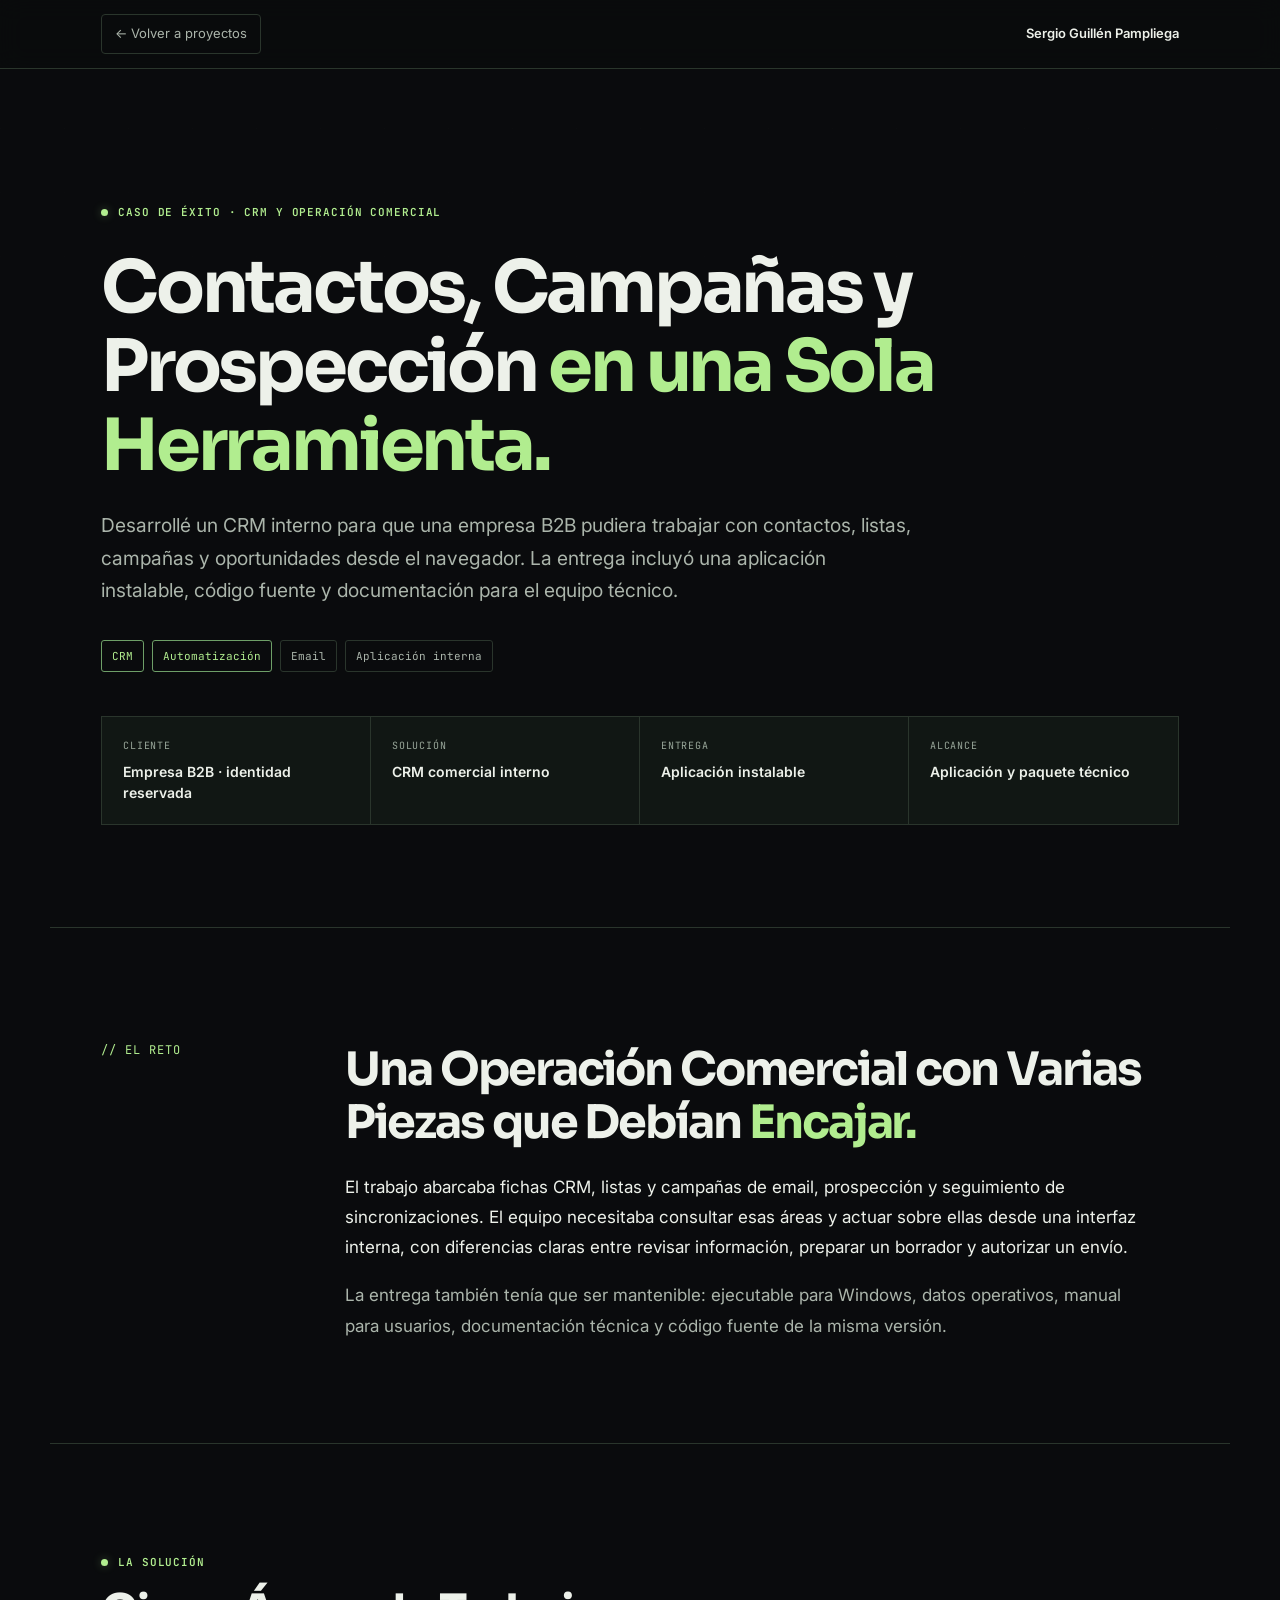
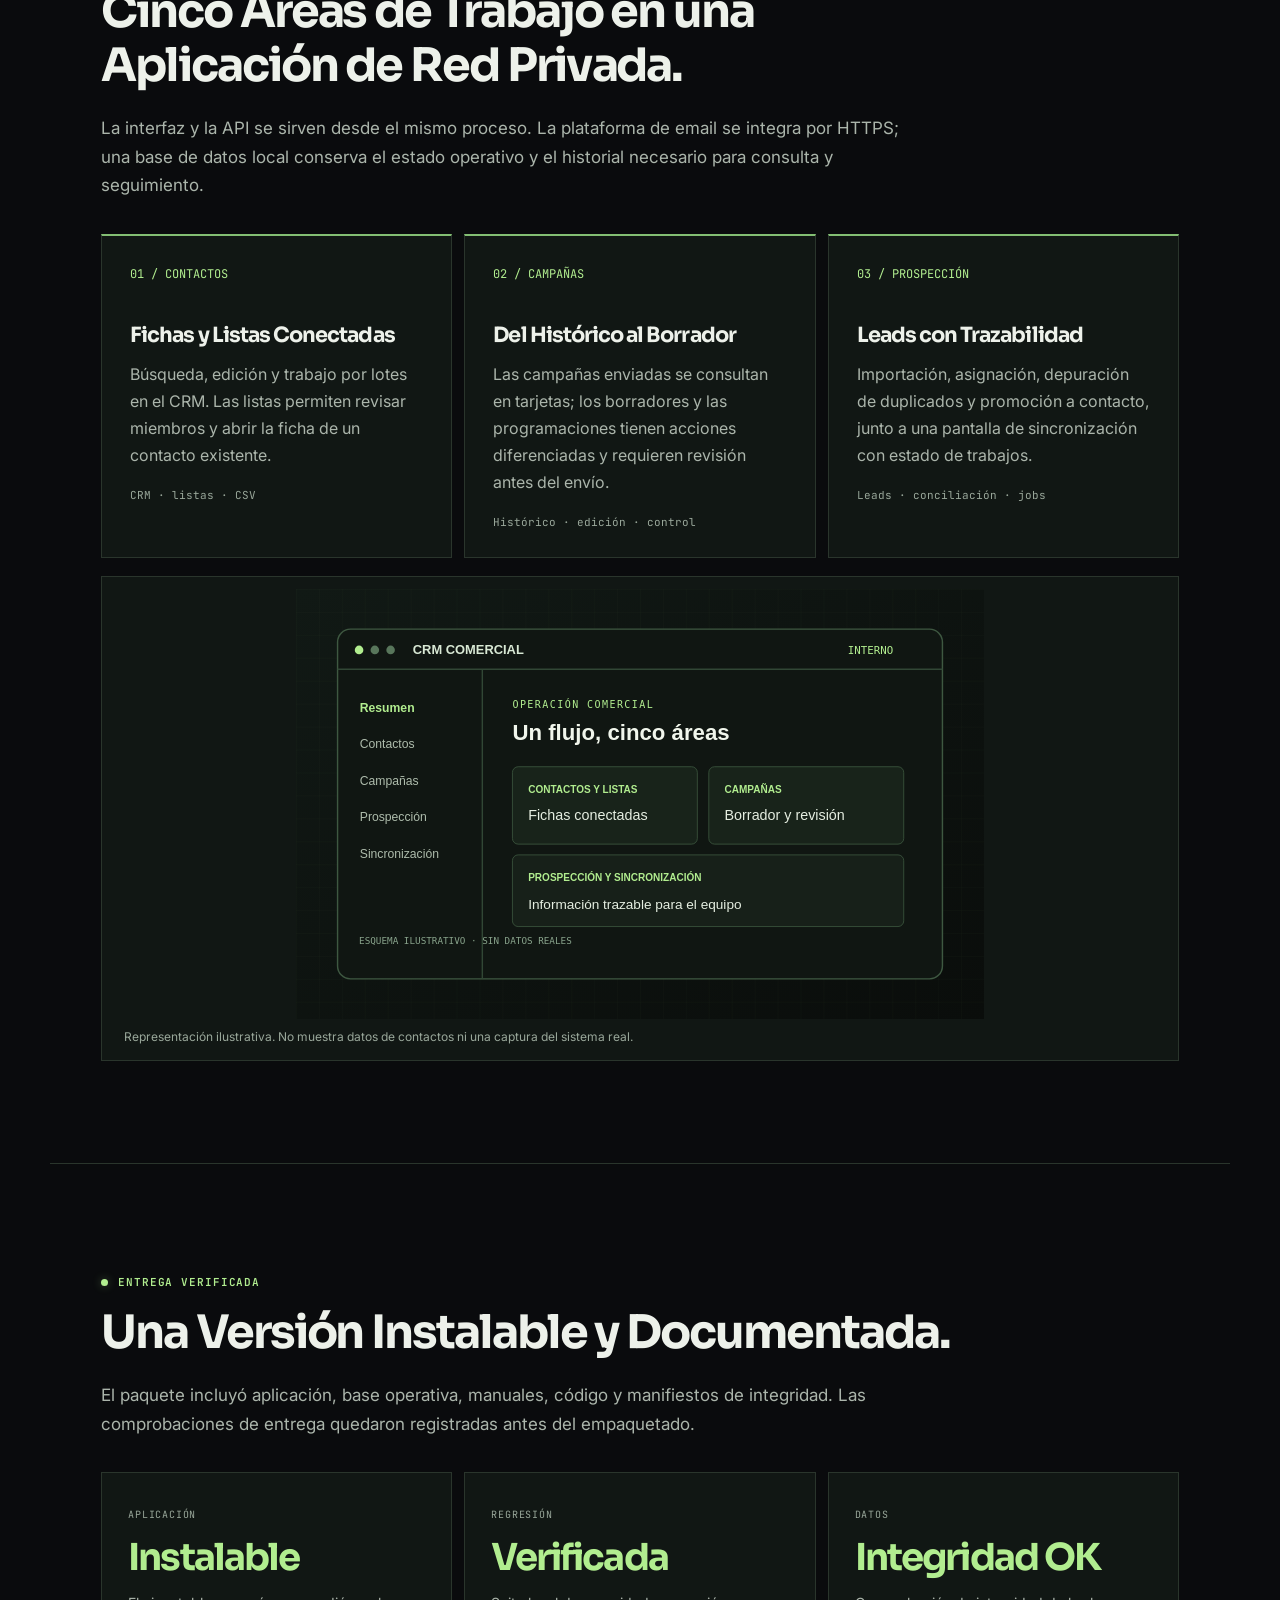
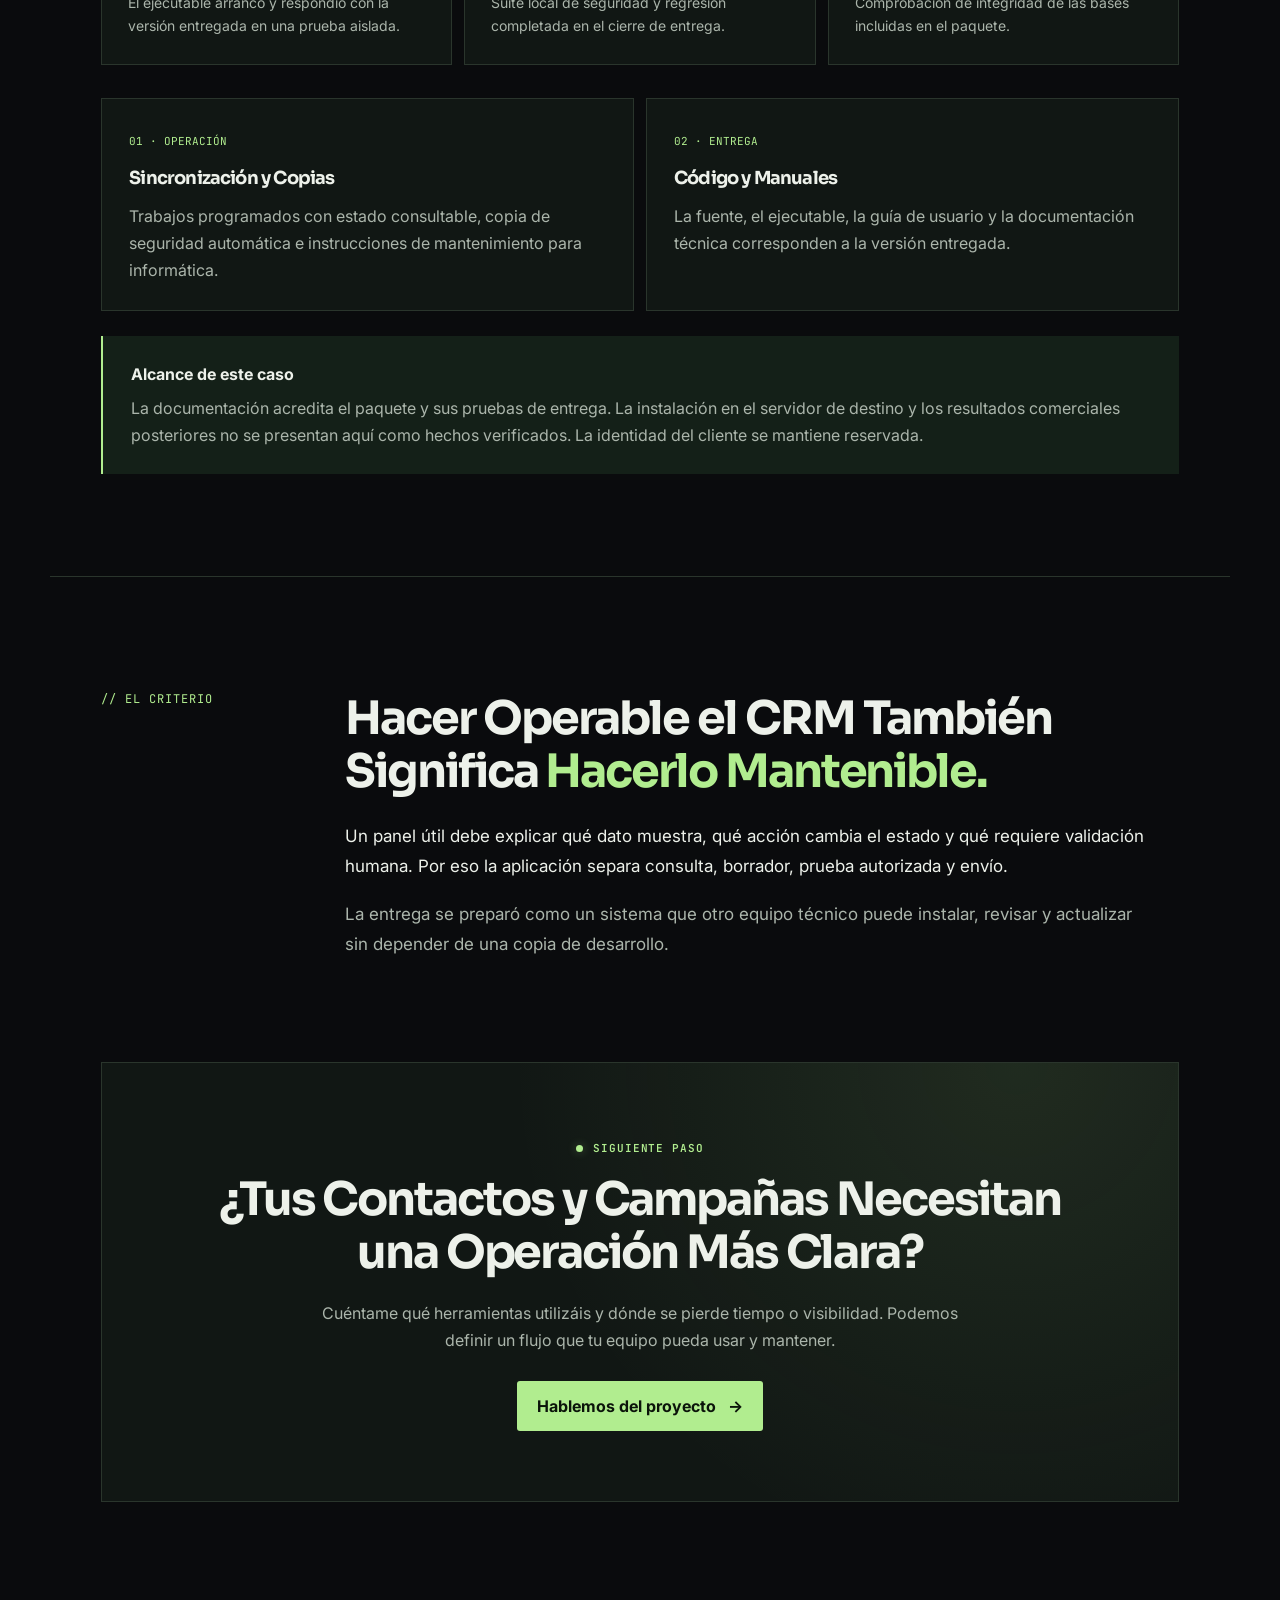
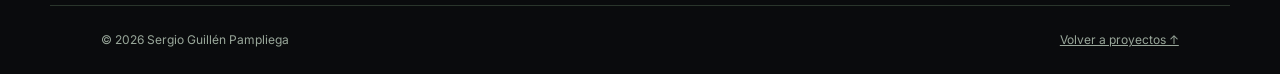
<file: caso-exito-crm-comercial.html>
<!doctype html>
<html lang="es">
<head>
  <meta charset="utf-8" />
  <meta name="viewport" content="width=device-width, initial-scale=1" />
  <title>CRM Comercial Interno | Caso de Éxito — Sergio Guillén Pampliega</title>
  <meta name="description" content="Desarrollo de un CRM interno para una empresa B2B: contactos, campañas y prospección en una aplicación entregada con documentación y pruebas locales." />
  <meta name="author" content="Sergio Guillén Pampliega" />
  <meta name="theme-color" content="#0a0b0d" />
  <link rel="icon" type="image/svg+xml" href="favicon.svg" />
  <link rel="canonical" href="https://sergiogp.com/caso-exito-crm-comercial.html" />
  <meta property="og:type" content="article" />
  <meta property="og:locale" content="es_ES" />
  <meta property="og:title" content="CRM Comercial Interno | Caso de Éxito" />
  <meta property="og:description" content="Una aplicación interna para gestionar contactos, campañas y prospección, entregada con código, manuales y pruebas." />
  <meta property="og:url" content="https://sergiogp.com/caso-exito-crm-comercial.html" />
  <meta property="og:image" content="https://sergiogp.com/img/project-crm-comercial.svg" />
  <meta name="twitter:card" content="summary_large_image" />
  <link rel="preconnect" href="https://fonts.googleapis.com" />
  <link rel="preconnect" href="https://fonts.gstatic.com" crossorigin />
  <link href="https://fonts.googleapis.com/css2?family=Inter:wght@400;500;600;700&family=JetBrains+Mono:wght@400;500;600&family=Sora:wght@600;700;800&display=swap" rel="stylesheet" />
  <link rel="stylesheet" href="case-studies.css" />
</head>
<body>
  <div class="grid" aria-hidden="true"></div>
  <header class="nav"><div class="nav-inner"><a class="back" href="/#projects">← Volver a proyectos</a><a class="brand" href="/">Sergio Guillén Pampliega</a></div></header>
  <main>
    <section class="intro" aria-labelledby="case-title">
      <span class="eyebrow">Caso de éxito · CRM y operación comercial</span>
      <h1 id="case-title">Contactos, Campañas y Prospección <em>en una Sola Herramienta.</em></h1>
      <p class="lede">Desarrollé un CRM interno para que una empresa B2B pudiera trabajar con contactos, listas, campañas y oportunidades desde el navegador. La entrega incluyó una aplicación instalable, código fuente y documentación para el equipo técnico.</p>
      <div class="tags"><span class="tag accent">CRM</span><span class="tag accent">Automatización</span><span class="tag">Email</span><span class="tag">Aplicación interna</span></div>
      <div class="facts" aria-label="Ficha del proyecto">
        <div class="fact"><div class="label">CLIENTE</div><strong>Empresa B2B · identidad reservada</strong></div>
        <div class="fact"><div class="label">SOLUCIÓN</div><strong>CRM comercial interno</strong></div>
        <div class="fact"><div class="label">ENTREGA</div><strong>Aplicación instalable</strong></div>
        <div class="fact"><div class="label">ALCANCE</div><strong>Aplicación y paquete técnico</strong></div>
      </div>
    </section>

    <section class="split" aria-labelledby="challenge-title">
      <div class="label">// EL RETO</div>
      <div class="copy"><h2 id="challenge-title">Una Operación Comercial con Varias Piezas que Debían <em>Encajar.</em></h2>
        <p>El trabajo abarcaba fichas CRM, listas y campañas de email, prospección y seguimiento de sincronizaciones. El equipo necesitaba consultar esas áreas y actuar sobre ellas desde una interfaz interna, con diferencias claras entre revisar información, preparar un borrador y autorizar un envío.</p>
        <p>La entrega también tenía que ser mantenible: ejecutable para Windows, datos operativos, manual para usuarios, documentación técnica y código fuente de la misma versión.</p>
      </div>
    </section>

    <section aria-labelledby="solution-title">
      <span class="eyebrow">La solución</span><h2 id="solution-title">Cinco Áreas de Trabajo en una Aplicación de Red Privada.</h2>
      <p class="section-intro">La interfaz y la API se sirven desde el mismo proceso. La plataforma de email se integra por HTTPS; una base de datos local conserva el estado operativo y el historial necesario para consulta y seguimiento.</p>
      <div class="steps">
        <article class="step"><span class="step-num">01 / CONTACTOS</span><h3>Fichas y Listas Conectadas</h3><p>Búsqueda, edición y trabajo por lotes en el CRM. Las listas permiten revisar miembros y abrir la ficha de un contacto existente.</p><small>CRM · listas · CSV</small></article>
        <article class="step"><span class="step-num">02 / CAMPAÑAS</span><h3>Del Histórico al Borrador</h3><p>Las campañas enviadas se consultan en tarjetas; los borradores y las programaciones tienen acciones diferenciadas y requieren revisión antes del envío.</p><small>Histórico · edición · control</small></article>
        <article class="step"><span class="step-num">03 / PROSPECCIÓN</span><h3>Leads con Trazabilidad</h3><p>Importación, asignación, depuración de duplicados y promoción a contacto, junto a una pantalla de sincronización con estado de trabajos.</p><small>Leads · conciliación · jobs</small></article>
      </div>
      <figure class="visual"><img src="img/project-crm-comercial.svg" width="960" height="600" loading="lazy" decoding="async" alt="Esquema ilustrativo de un CRM interno: contactos, campañas, prospección y sincronización" /><figcaption>Representación ilustrativa. No muestra datos de contactos ni una captura del sistema real.</figcaption></figure>
    </section>

    <section aria-labelledby="results-title">
      <span class="eyebrow">Entrega verificada</span><h2 id="results-title">Una Versión Instalable y Documentada.</h2>
      <p class="section-intro">El paquete incluyó aplicación, base operativa, manuales, código y manifiestos de integridad. Las comprobaciones de entrega quedaron registradas antes del empaquetado.</p>
      <div class="result-grid">
        <div class="result"><span class="stat-label">APLICACIÓN</span><strong>Instalable</strong><p>El ejecutable arrancó y respondió con la versión entregada en una prueba aislada.</p></div>
        <div class="result"><span class="stat-label">REGRESIÓN</span><strong>Verificada</strong><p>Suite local de seguridad y regresión completada en el cierre de entrega.</p></div>
        <div class="result"><span class="stat-label">DATOS</span><strong>Integridad OK</strong><p>Comprobación de integridad de las bases incluidas en el paquete.</p></div>
      </div>
      <div class="proof">
        <div class="proof-card"><span class="mono">01 · OPERACIÓN</span><h3>Sincronización y Copias</h3><p>Trabajos programados con estado consultable, copia de seguridad automática e instrucciones de mantenimiento para informática.</p></div>
        <div class="proof-card"><span class="mono">02 · ENTREGA</span><h3>Código y Manuales</h3><p>La fuente, el ejecutable, la guía de usuario y la documentación técnica corresponden a la versión entregada.</p></div>
      </div>
      <div class="status"><strong>Alcance de este caso</strong><p>La documentación acredita el paquete y sus pruebas de entrega. La instalación en el servidor de destino y los resultados comerciales posteriores no se presentan aquí como hechos verificados. La identidad del cliente se mantiene reservada.</p></div>
    </section>

    <section class="split" aria-labelledby="criterion-title">
      <div class="label">// EL CRITERIO</div>
      <div class="copy"><h2 id="criterion-title">Hacer Operable el CRM También Significa <em>Hacerlo Mantenible.</em></h2>
        <p>Un panel útil debe explicar qué dato muestra, qué acción cambia el estado y qué requiere validación humana. Por eso la aplicación separa consulta, borrador, prueba autorizada y envío.</p>
        <p>La entrega se preparó como un sistema que otro equipo técnico puede instalar, revisar y actualizar sin depender de una copia de desarrollo.</p>
      </div>
    </section>

    <div class="cta"><span class="eyebrow">Siguiente paso</span><h2>¿Tus Contactos y Campañas Necesitan una Operación Más Clara?</h2><p>Cuéntame qué herramientas utilizáis y dónde se pierde tiempo o visibilidad. Podemos definir un flujo que tu equipo pueda usar y mantener.</p><a class="button" href="mailto:sergio@sergiogp.com?subject=Consulta%20sobre%20CRM%20y%20automatizaci%C3%B3n">Hablemos del proyecto <span aria-hidden="true">→</span></a></div>
  </main>
  <footer><span>© 2026 Sergio Guillén Pampliega</span><a href="/#projects">Volver a proyectos ↑</a></footer>
</body>
</html>
</file>
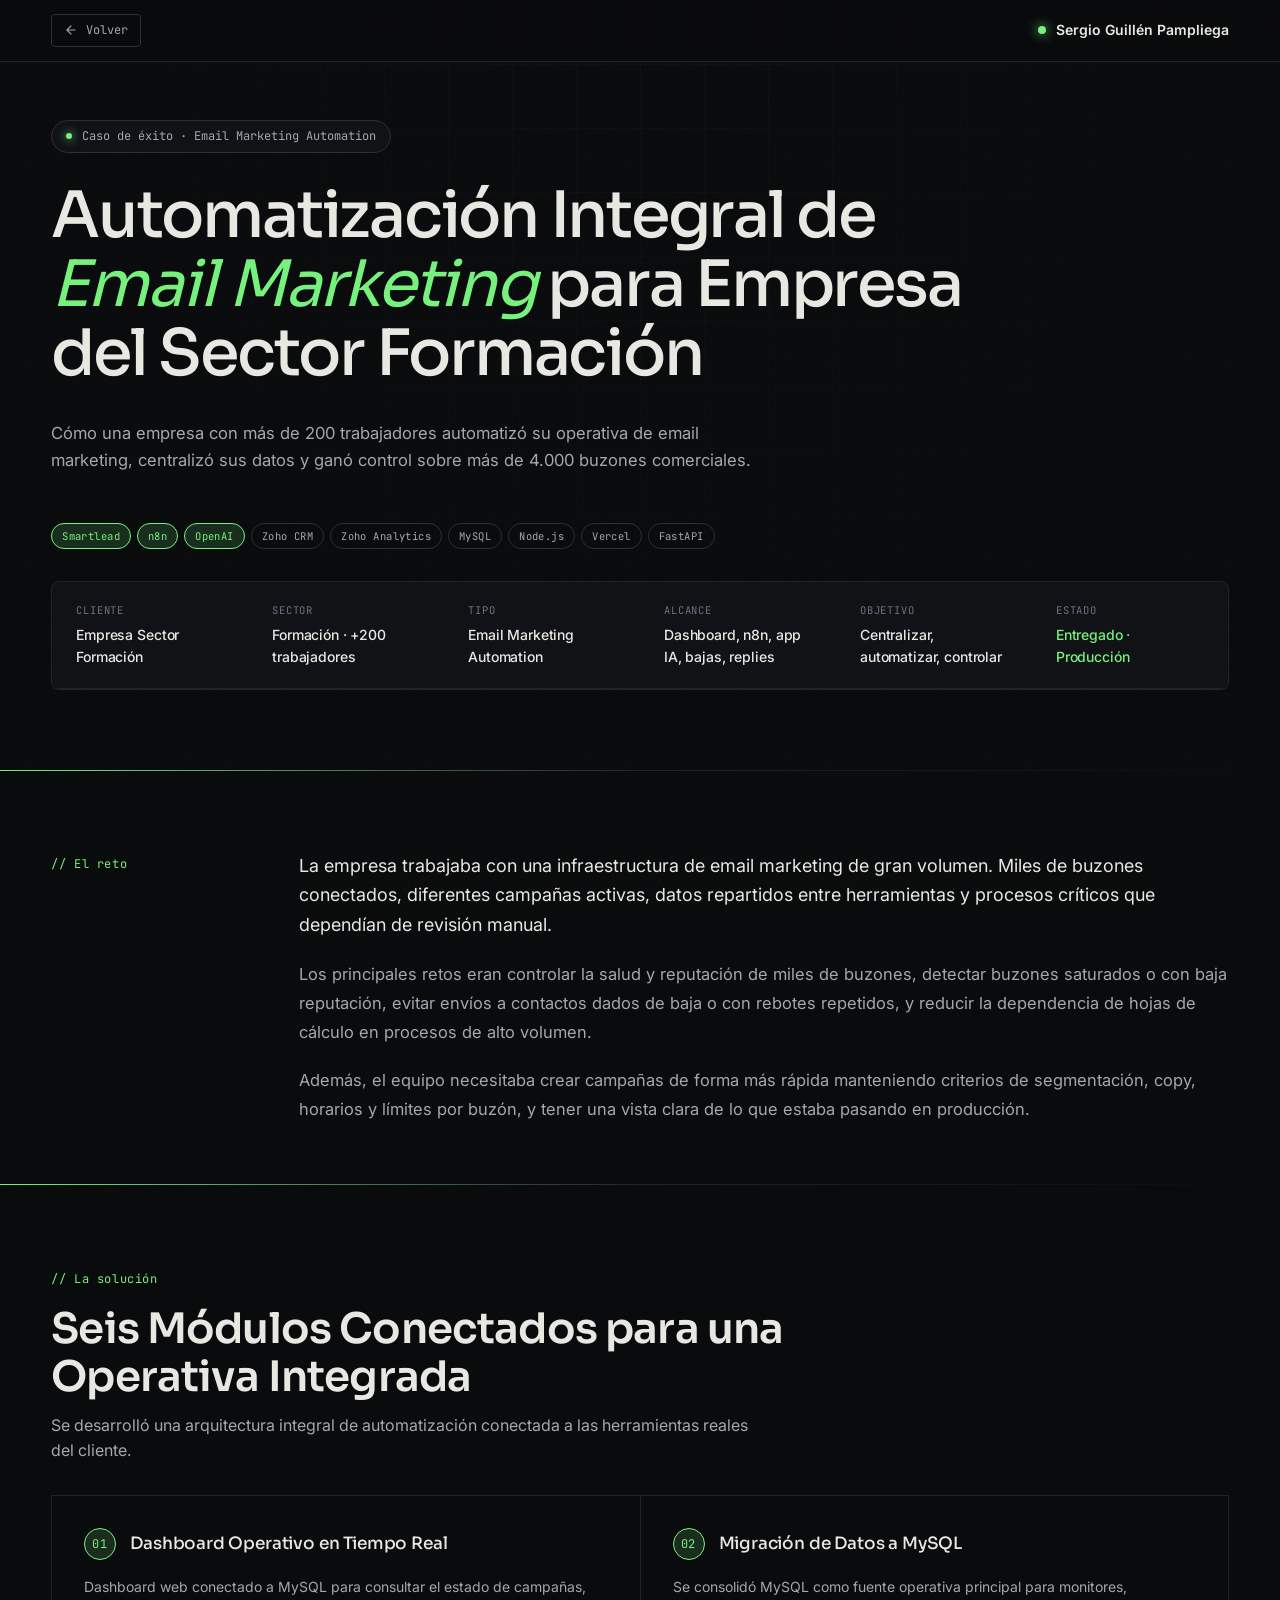
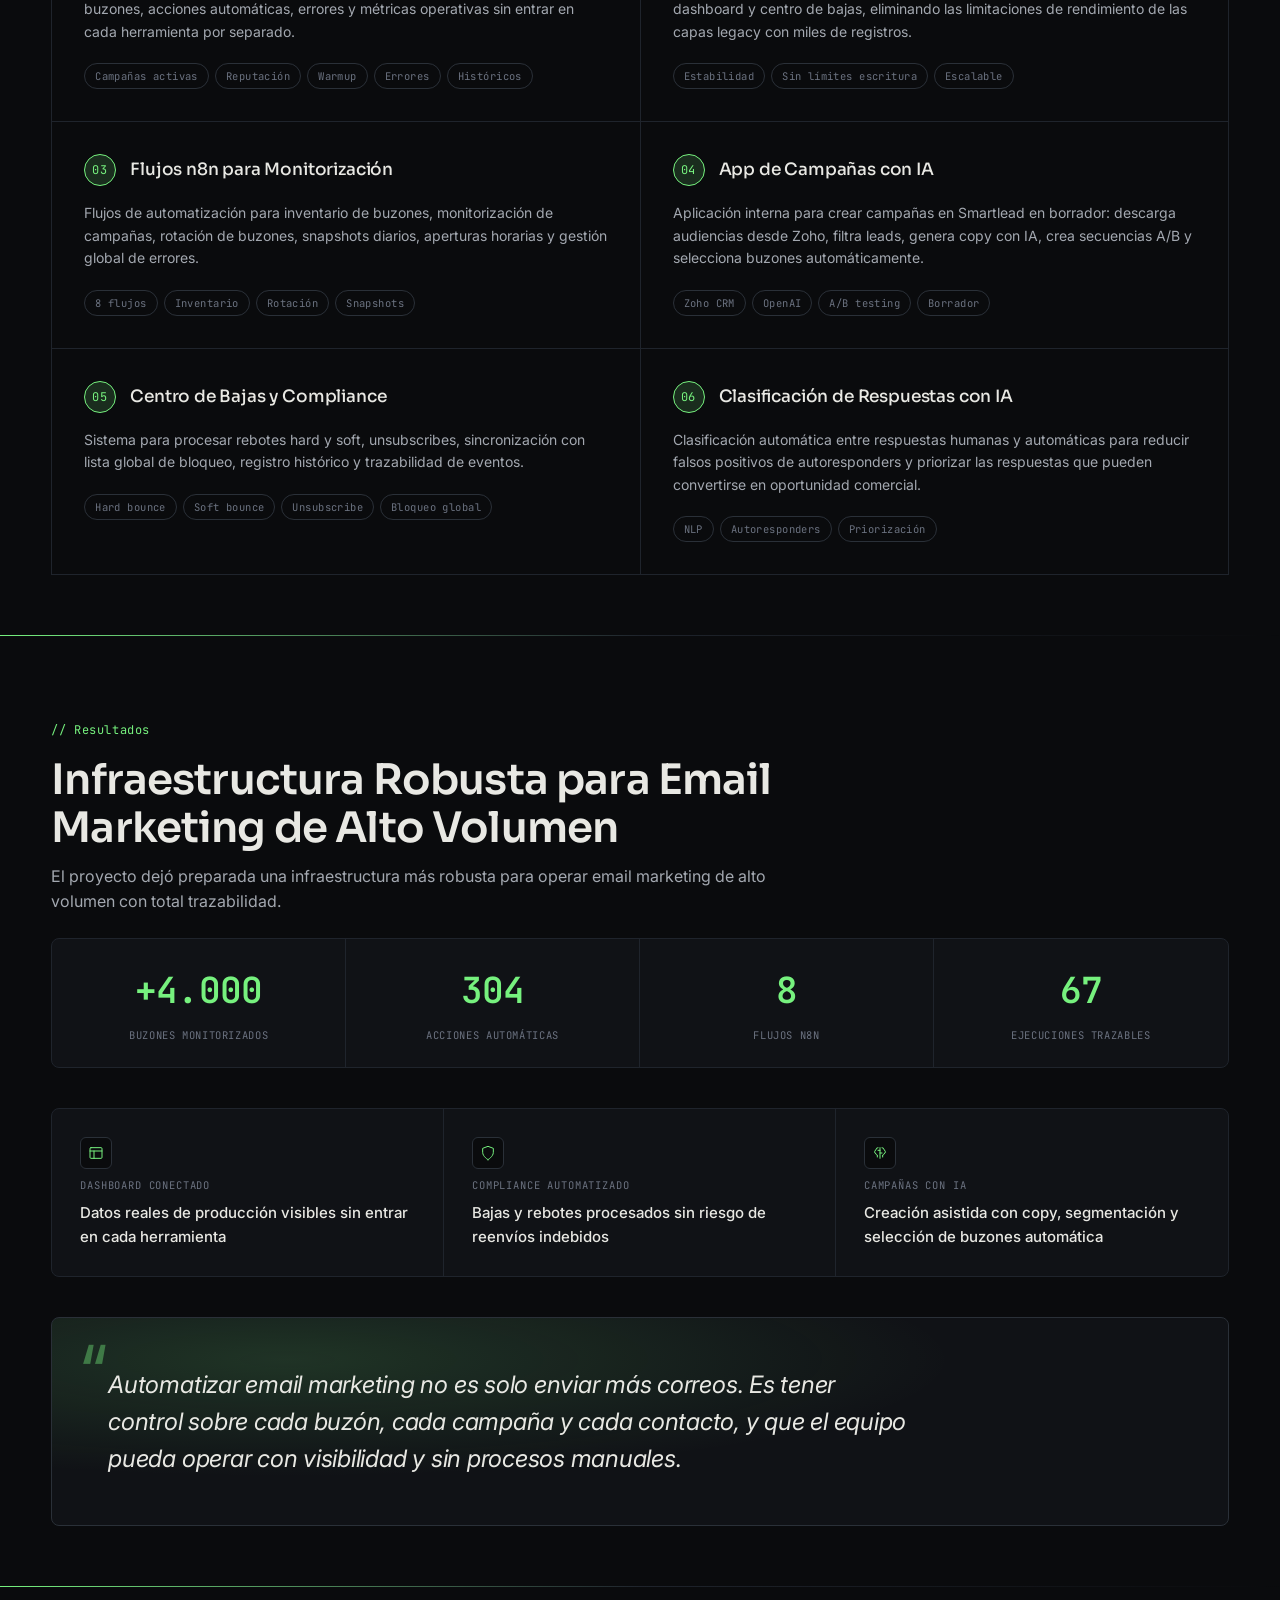
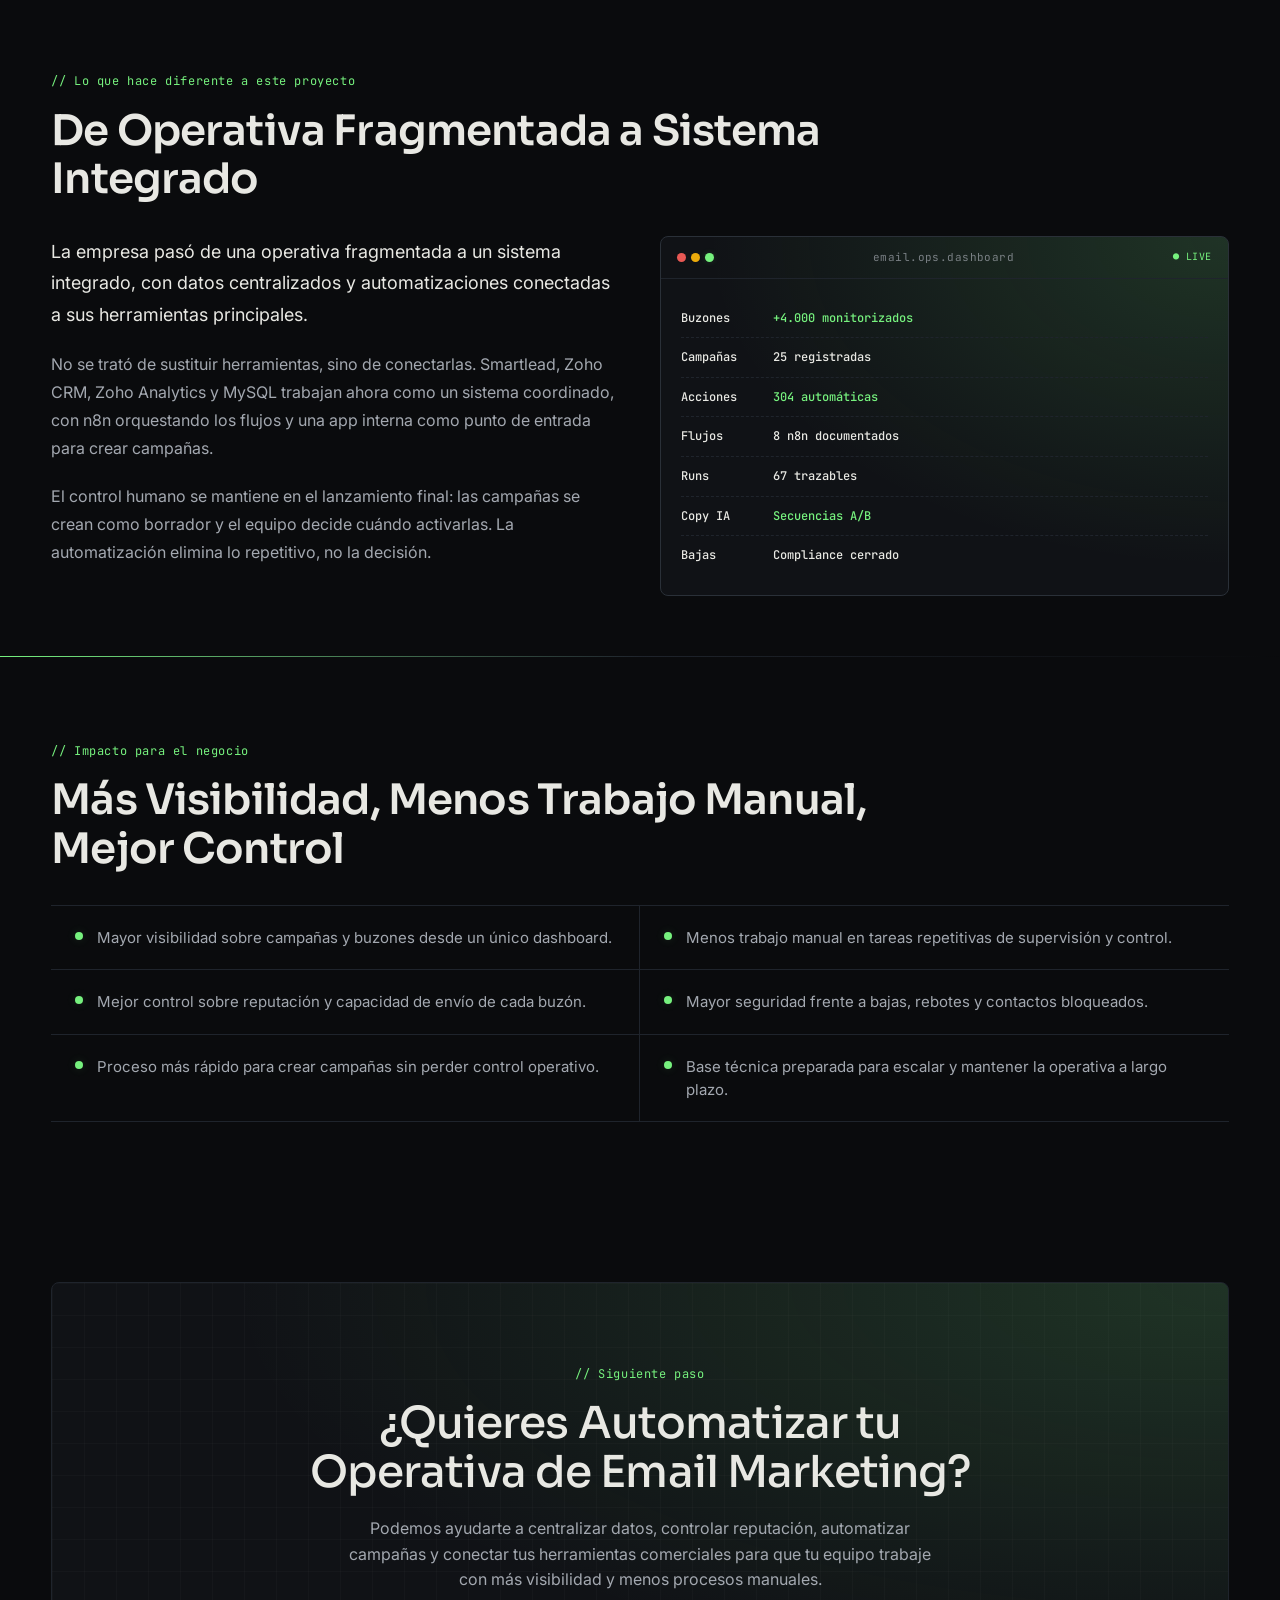
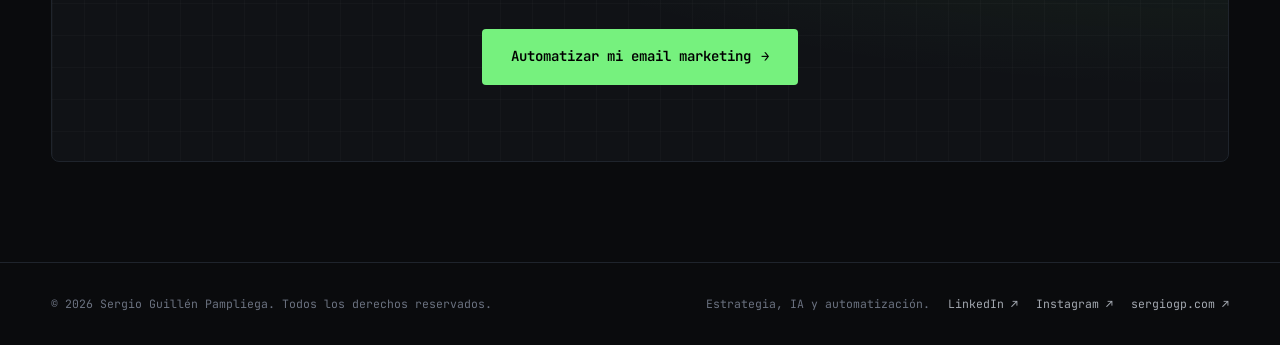
<file: caso-exito-email-marketing.html>
<!doctype html>
<html lang="es">
<head>
<meta charset="utf-8" />
<meta name="viewport" content="width=device-width, initial-scale=1" />
<title>Email Marketing Automation | Caso de Éxito — Sergio Guillén Pampliega</title>
<meta name="description" content="Automatización integral de email marketing para empresa del sector formación: dashboard operativo, flujos n8n, app de campañas con IA, centro de bajas y +4.000 buzones monitorizados." />
<meta name="theme-color" content="#0a0b0d" />
<link rel="icon" type="image/svg+xml" href="favicon.svg" />
<link rel="canonical" href="https://sergiogp.com/caso-exito-email-marketing.html" />
<meta property="og:type" content="article" />
<meta property="og:locale" content="es_ES" />
<meta property="og:title" content="Email Marketing Automation | Caso de Éxito" />
<meta property="og:description" content="Dashboard operativo, flujos n8n y campañas con IA para un canal de email marketing en el sector formación." />
<meta property="og:url" content="https://sergiogp.com/caso-exito-email-marketing.html" />
<meta property="og:image" content="https://sergiogp.com/img/project-email.png" />
<meta name="twitter:card" content="summary_large_image" />
<link rel="preconnect" href="https://fonts.googleapis.com">
<link rel="preconnect" href="https://fonts.gstatic.com" crossorigin>
<link href="https://fonts.googleapis.com/css2?family=Inter:wght@400;500;600;700&family=JetBrains+Mono:wght@400;500;600&family=Sora:wght@600;700;800&display=swap" rel="stylesheet">
<style>
:root {
  --bg: #0a0b0d;
  --bg-2: #101216;
  --bg-3: #16191f;
  --line: #1f242c;
  --line-2: #2a3038;
  --fg: #e8e8e3;
  --fg-2: #a3a8b0;
  --fg-3: #6b7280;
  --accent: oklch(0.86 0.19 145);
  --accent-2: oklch(0.7 0.15 145);
  --accent-glow: oklch(0.86 0.19 145 / 0.15);
  --accent-b: oklch(0.75 0.16 145);
  --accent-b-glow: oklch(0.75 0.16 145 / 0.15);
  --warn: oklch(0.8 0.15 60);
  --font-sans: "Inter", "Helvetica Neue", Helvetica, Arial, sans-serif;
  --font-mono: "JetBrains Mono", ui-monospace, "SF Mono", Menlo, monospace;
  --maxw: 1280px;
  --pad: clamp(20px, 4vw, 60px);
  --r: 4px;
}
*, *::before, *::after { box-sizing: border-box; }
html, body { margin: 0; padding: 0; }
html { scroll-behavior: smooth; }
body {
  font-family: var(--font-sans);
  background: var(--bg);
  color: var(--fg);
  font-size: 16px;
  line-height: 1.55;
  -webkit-font-smoothing: antialiased;
  overflow-x: hidden;
}
h1,h2,h3,h4{font-family:"Sora","Inter",sans-serif}

/* BG */
.grid-bg {
  position: fixed; inset: 0;
  background-image:
    linear-gradient(to right, rgba(255,255,255,0.025) 1px, transparent 1px),
    linear-gradient(to bottom, rgba(255,255,255,0.025) 1px, transparent 1px);
  background-size: 64px 64px;
  pointer-events: none; z-index: 0;
  mask-image: radial-gradient(ellipse at top, black 0%, transparent 70%);
}
.noise {
  position: fixed; inset: 0; pointer-events: none; z-index: 1;
  opacity: 0.03; mix-blend-mode: overlay;
  background-image: url("data:image/svg+xml;utf8,<svg xmlns='http://www.w3.org/2000/svg' width='200' height='200'><filter id='n'><feTurbulence type='fractalNoise' baseFrequency='0.9' numOctaves='2'/></filter><rect width='100%' height='100%' filter='url(%23n)' opacity='0.6'/></svg>");
}

/* NAV */
.nav {
  position: fixed; top: 0; left: 0; right: 0; z-index: 50;
  backdrop-filter: blur(14px);
  background: rgba(10, 11, 13, 0.72);
  border-bottom: 1px solid var(--line);
}
.nav-inner {
  max-width: var(--maxw); margin: 0 auto;
  padding: 14px var(--pad);
  display: flex; align-items: center; gap: 16px;
}
.nav-back {
  display: inline-flex; align-items: center; gap: 8px;
  font-family: var(--font-mono); font-size: 12px;
  color: var(--fg-2); text-decoration: none;
  padding: 6px 12px; border-radius: var(--r);
  border: 1px solid var(--line-2);
  transition: color 0.2s, border-color 0.2s, background 0.2s;
}
.nav-back:hover { color: var(--accent); border-color: var(--accent); background: var(--accent-glow); }
.nav-back svg { transition: transform 0.2s; }
.nav-back:hover svg { transform: translateX(-2px); }
.brand {
  display: flex; align-items: center; gap: 10px;
  font-family: var(--font-sans); font-size: 14px;
  color: var(--fg); text-decoration: none; white-space: nowrap; margin-left: auto;
}
.brand-dot {
  width: 8px; height: 8px; background: var(--accent);
  box-shadow: 0 0 12px var(--accent); border-radius: 50%;
  animation: pulse 2s infinite ease-in-out;
}
@keyframes pulse { 0%,100%{opacity:1;transform:scale(1)} 50%{opacity:.55;transform:scale(.85)} }
.brand-name { font-weight: 600; }

/* LAYOUT */
main { position: relative; z-index: 2; }
section {
  scroll-margin-top: 80px;
  padding: 80px var(--pad) 60px;
  max-width: var(--maxw); margin: 0 auto;
}
.kicker {
  font-family: var(--font-mono); font-size: 12px;
  color: var(--accent); letter-spacing: 0.05em;
  margin-bottom: 16px; display: inline-flex; align-items: center; gap: 8px;
}
.section-title {
  font-size: clamp(26px, 3.5vw, 42px); font-weight: 600;
  letter-spacing: -0.02em; line-height: 1.15;
  margin: 0 0 12px; text-wrap: pretty; max-width: 900px;
}
.section-sub { color: var(--fg-2); font-size: 16px; max-width: 720px; margin: 0; }

/* HERO */
.hero {
  min-height: 80vh; padding-top: 120px; padding-bottom: 80px;
  display: flex; flex-direction: column; justify-content: center;
}
.hero-label {
  display: inline-flex; align-items: center; gap: 10px;
  padding: 6px 14px; border: 1px solid var(--line-2);
  border-radius: 100px; font-family: var(--font-mono);
  font-size: 12px; color: var(--fg-2); background: var(--bg-2);
  margin-bottom: 28px; width: fit-content;
}
.hero-label .dot {
  width: 6px; height: 6px; background: var(--accent);
  border-radius: 50%; box-shadow: 0 0 10px var(--accent);
  animation: pulse 2s infinite;
}
.hero-title {
  font-size: clamp(34px, 5vw, 64px); font-weight: 500;
  letter-spacing: -0.035em; line-height: 1.08;
  margin: 0 0 32px; max-width: 960px;
}
.hero-title .hl { color: var(--accent); font-style: italic; font-weight: 400; }
.hero-intro {
  font-size: clamp(16px, 1.3vw, 18px); color: var(--fg-2);
  max-width: 720px; margin: 0 0 48px; line-height: 1.65;
}

/* FICHA */
.ficha {
  display: grid; grid-template-columns: repeat(auto-fit, minmax(180px, 1fr));
  gap: 0; border: 1px solid var(--line); border-radius: 8px;
  overflow: hidden; background: var(--bg-2);
}
.ficha-item {
  padding: 20px 24px; position: relative;
  border-bottom: 1px solid var(--line);
  transition: background 0.3s;
}
.ficha-item:hover { background: var(--bg-3); }
.ficha-item::before {
  content: ""; position: absolute; top: 0; left: 0; right: 0;
  height: 2px; background: var(--accent); opacity: 0;
  transition: opacity 0.3s;
}
.ficha-item:hover::before { opacity: 1; }
.ficha-k {
  font-family: var(--font-mono); font-size: 10.5px;
  color: var(--fg-3); letter-spacing: 0.08em; margin-bottom: 6px;
}
.ficha-v { font-size: 14px; font-weight: 500; color: var(--fg); letter-spacing: -0.01em; }

/* CONTENT BLOCKS */
.content-grid {
  display: grid; grid-template-columns: 200px 1fr;
  gap: 48px; align-items: start;
}
.content-label {
  font-family: var(--font-mono); font-size: 12px;
  color: var(--accent); letter-spacing: 0.05em;
  position: sticky; top: 100px; padding-top: 4px;
}
.content-body p {
  color: var(--fg-2); font-size: 16.5px; line-height: 1.75; margin: 0 0 20px;
}
.content-body p:first-child {
  color: var(--fg); font-size: 18px; font-weight: 400; line-height: 1.65;
}
.content-body p:last-child { margin-bottom: 0; }

.section-divider {
  width: 100%; height: 1px; margin: 0;
  background: linear-gradient(to right, var(--accent), var(--line), transparent);
  border: none;
}

/* SOLUTION BLOCKS */
.solution-grid {
  display: grid; grid-template-columns: repeat(2, 1fr);
  gap: 0; border-top: 1px solid var(--line); border-left: 1px solid var(--line);
  margin-top: 32px;
}
.solution-block {
  padding: 32px; border-right: 1px solid var(--line);
  border-bottom: 1px solid var(--line); position: relative;
  background: var(--bg); transition: background 0.3s;
  display: flex; flex-direction: column; gap: 16px;
}
.solution-block:hover { background: var(--bg-2); }
.solution-block::before {
  content: ""; position: absolute; top: 0; left: 0;
  width: 100%; height: 1px; background: var(--accent);
  transform: scaleX(0); transform-origin: left;
  transition: transform 0.4s ease;
}
.solution-block:hover::before { transform: scaleX(1); }
.solution-head {
  display: flex; align-items: center; gap: 14px;
}
.solution-num {
  font-family: var(--font-mono); font-size: 12px;
  color: var(--accent); letter-spacing: 0.06em;
  width: 32px; height: 32px; display: flex;
  align-items: center; justify-content: center;
  border: 1px solid var(--accent); border-radius: 50%;
  background: var(--accent-glow); flex-shrink: 0;
  transition: box-shadow 0.3s;
}
.solution-block:hover .solution-num {
  box-shadow: 0 0 0 4px var(--accent-glow);
}
.solution-title {
  font-size: 17px; font-weight: 500; color: var(--fg);
  margin: 0; letter-spacing: -0.01em;
}
.solution-desc { font-size: 14px; color: var(--fg-2); margin: 0; line-height: 1.6; }
.solution-details {
  display: flex; flex-wrap: wrap; gap: 6px; margin-top: 4px;
}
.solution-detail {
  font-family: var(--font-mono); font-size: 10.5px;
  padding: 4px 10px; border: 1px solid var(--line-2);
  border-radius: 100px; color: var(--fg-3); letter-spacing: 0.04em;
}

/* FEATURES GRID */
.features-grid {
  display: grid; grid-template-columns: repeat(2, 1fr);
  gap: 0; border-top: 1px solid var(--line); border-left: 1px solid var(--line);
}
.feature {
  padding: 28px; border-right: 1px solid var(--line);
  border-bottom: 1px solid var(--line); position: relative;
  background: var(--bg); transition: background 0.3s;
  display: flex; gap: 16px; align-items: flex-start;
}
.feature:hover { background: var(--bg-2); }
.feature::before {
  content: ""; position: absolute; top: 0; left: 0;
  width: 100%; height: 1px; background: var(--accent);
  transform: scaleX(0); transform-origin: left;
  transition: transform 0.4s ease;
}
.feature:hover::before { transform: scaleX(1); }
.feature-icon {
  width: 36px; height: 36px; flex-shrink: 0;
  border: 1px solid var(--line-2); border-radius: 6px;
  background: var(--bg-3); color: var(--accent);
  display: inline-flex; align-items: center; justify-content: center;
  transition: border-color 0.3s, box-shadow 0.3s;
}
.feature:hover .feature-icon {
  border-color: var(--accent);
  box-shadow: 0 0 0 4px var(--accent-glow);
}
.feature-content { flex: 1; }
.feature-title {
  font-size: 15px; font-weight: 500; color: var(--fg);
  margin: 0 0 6px; letter-spacing: -0.01em;
}
.feature-desc { font-size: 13px; color: var(--fg-2); margin: 0; line-height: 1.55; }

/* DIFF SECTION */
.diff-grid {
  display: grid; grid-template-columns: 1fr 1fr;
  gap: 40px; align-items: start;
}
.diff-body p {
  color: var(--fg-2); font-size: 16px; line-height: 1.75; margin: 0 0 20px;
}
.diff-body p:first-child { color: var(--fg); font-size: 18px; }
.diff-body p:last-child { margin-bottom: 0; }
.diff-panel {
  border: 1px solid var(--line-2); border-radius: 8px;
  background: radial-gradient(ellipse at top right, var(--accent-glow), transparent 65%), var(--bg-2);
  overflow: hidden; font-family: var(--font-mono);
}
.diff-panel-header {
  display: flex; align-items: center; gap: 10px;
  padding: 12px 16px; border-bottom: 1px solid var(--line);
  font-size: 11px; color: var(--fg-2); letter-spacing: 0.04em;
}
.diff-panel-dots { display: inline-flex; gap: 5px; }
.diff-panel-dots i {
  width: 9px; height: 9px; border-radius: 50%; display: inline-block;
}
.diff-panel-dots i:nth-child(1) { background: oklch(0.65 0.18 25); }
.diff-panel-dots i:nth-child(2) { background: oklch(0.78 0.16 80); }
.diff-panel-dots i:nth-child(3) { background: var(--accent); box-shadow: 0 0 6px var(--accent-glow); }
.diff-panel-body { padding: 20px; }
.diff-panel-row {
  display: grid; grid-template-columns: 80px 1fr;
  gap: 12px; align-items: baseline;
  padding: 10px 0; border-bottom: 1px dashed var(--line);
  font-size: 12px; color: var(--fg-2);
}
.diff-panel-row:last-child { border-bottom: none; }
.diff-panel-val { color: var(--fg); font-weight: 500; }
.diff-panel-val.hl { color: var(--accent); }

/* RESULT STATS */
.result-stats {
  display: grid; grid-template-columns: repeat(3, 1fr);
  gap: 0; border: 1px solid var(--line); border-radius: 8px;
  overflow: hidden; background: var(--bg-2); margin-top: 40px;
}
.result-stat {
  padding: 28px; display: flex; flex-direction: column; gap: 8px;
  position: relative; transition: background 0.3s;
}
.result-stat:not(:last-child) { border-right: 1px solid var(--line); }
.result-stat:hover { background: var(--bg-3); }
.result-stat::before {
  content: ""; position: absolute; top: 0; left: 0; right: 0;
  height: 2px; background: var(--accent); opacity: 0;
  transition: opacity 0.3s;
}
.result-stat:hover::before { opacity: 1; }
.result-stat-icon {
  width: 32px; height: 32px; border: 1px solid var(--line-2);
  border-radius: 6px; background: var(--bg);
  color: var(--accent); display: inline-flex;
  align-items: center; justify-content: center;
}
.result-stat-k {
  font-family: var(--font-mono); font-size: 10.5px;
  color: var(--fg-3); letter-spacing: 0.08em;
}
.result-stat-v { font-size: 15px; font-weight: 500; color: var(--fg); }

/* BIG METRICS */
.metrics-row {
  display: grid; grid-template-columns: repeat(4, 1fr);
  gap: 0; border: 1px solid var(--line); border-radius: 8px;
  overflow: hidden; background: var(--bg-2); margin-top: 24px;
}
.metric-card {
  padding: 24px; text-align: center;
  border-right: 1px solid var(--line);
  transition: background 0.3s;
}
.metric-card:last-child { border-right: none; }
.metric-card:hover { background: var(--bg-3); }
.metric-num {
  font-family: var(--font-mono); font-size: clamp(24px, 3vw, 36px);
  font-weight: 600; color: var(--accent); letter-spacing: -0.02em;
}
.metric-label {
  font-family: var(--font-mono); font-size: 10.5px;
  color: var(--fg-3); letter-spacing: 0.06em; margin-top: 8px;
}

/* IMPACT LIST */
.impact-list {
  display: grid; grid-template-columns: 1fr 1fr;
  gap: 0; border-top: 1px solid var(--line);
}
.impact-item {
  display: flex; align-items: flex-start; gap: 14px;
  padding: 20px 24px; border-bottom: 1px solid var(--line);
  transition: background 0.2s, padding-left 0.3s;
}
.impact-item:nth-child(odd) { border-right: 1px solid var(--line); }
.impact-item:hover { background: var(--bg-2); padding-left: 32px; }
.impact-bullet {
  width: 8px; height: 8px; flex-shrink: 0; margin-top: 6px;
  background: var(--accent); border-radius: 50%;
  box-shadow: 0 0 10px var(--accent-glow);
}
.impact-text { font-size: 15px; color: var(--fg-2); line-height: 1.55; }

/* BLOCKQUOTE */
.highlight-quote {
  position: relative; padding: 48px 56px;
  border: 1px solid var(--line-2); border-radius: 8px;
  background: radial-gradient(ellipse at 20% 20%, var(--accent-glow), transparent 50%), var(--bg-2);
  margin-top: 40px;
}
.highlight-quote::before {
  content: "\201C"; font-family: var(--font-sans);
  font-size: 80px; line-height: 1; color: var(--accent);
  opacity: 0.4; position: absolute; top: 16px; left: 28px;
}
.highlight-quote p {
  font-size: clamp(18px, 2vw, 24px); color: var(--fg);
  font-weight: 400; line-height: 1.55; margin: 0;
  font-style: italic; letter-spacing: -0.01em;
  max-width: 800px;
}

/* CTA FINAL */
.cta-section {
  padding-top: 100px; padding-bottom: 100px;
}
.cta-card {
  border: 1px solid var(--line); border-radius: 8px;
  background: radial-gradient(ellipse at top right, var(--accent-glow), transparent 60%), var(--bg-2);
  padding: clamp(40px, 6vw, 80px); position: relative; overflow: hidden;
  text-align: center;
}
.cta-card::before {
  content: ""; position: absolute; inset: 0;
  background-image:
    linear-gradient(to right, rgba(255,255,255,0.02) 1px, transparent 1px),
    linear-gradient(to bottom, rgba(255,255,255,0.02) 1px, transparent 1px);
  background-size: 32px 32px; pointer-events: none;
}
.cta-card > * { position: relative; }
.cta-title {
  font-size: clamp(26px, 3.5vw, 44px); font-weight: 500;
  letter-spacing: -0.02em; line-height: 1.1;
  margin: 0 0 20px; max-width: 700px; margin-inline: auto;
}
.cta-sub {
  color: var(--fg-2); max-width: 600px; margin: 0 auto 36px;
  font-size: 16px; line-height: 1.6;
}
.btn {
  display: inline-flex; align-items: center; gap: 10px;
  padding: 16px 28px; border-radius: var(--r);
  font-family: var(--font-mono); font-size: 14px; font-weight: 600;
  text-decoration: none; cursor: pointer;
  border: 1px solid transparent;
  transition: transform 0.15s, background 0.2s, box-shadow 0.2s;
}
.btn-primary {
  background: var(--accent); color: #000;
}
.btn-primary:hover {
  transform: translateY(-2px);
  box-shadow: 0 10px 30px var(--accent-glow);
}
.btn .arr { transition: transform 0.2s; }
.btn:hover .arr { transform: translateX(4px); }

/* CHIPS */
.chips { display: flex; gap: 6px; flex-wrap: wrap; }
.chip {
  font-family: var(--font-mono); font-size: 10.5px;
  padding: 4px 10px; border: 1px solid var(--line-2);
  border-radius: 100px; color: var(--fg-2); letter-spacing: 0.04em;
}
.chip-accent {
  border-color: var(--accent); color: var(--accent);
  background: var(--accent-glow);
}

/* FOOTER */
footer {
  border-top: 1px solid var(--line);
  padding: 32px var(--pad);
  max-width: var(--maxw); margin: 0 auto;
  display: flex; justify-content: space-between; align-items: center;
  font-family: var(--font-mono); font-size: 11.5px;
  color: var(--fg-3); position: relative; z-index: 2;
  flex-wrap: wrap; gap: 16px;
}
footer .right { display: flex; gap: 18px; }
footer a { color: var(--fg-2); text-decoration: none; }
footer a:hover { color: var(--accent); }

/* REVEAL */
.reveal {
  opacity: 0; transform: translateY(20px);
  transition: opacity 0.8s ease, transform 0.8s cubic-bezier(0.16, 1, 0.3, 1);
}
.reveal.visible { opacity: 1; transform: translateY(0); }

/* RESPONSIVE */
@media (max-width: 960px) {
  .content-grid { grid-template-columns: 1fr; gap: 16px; }
  .content-label { position: static; }
  .solution-grid { grid-template-columns: 1fr; }
  .features-grid { grid-template-columns: 1fr; }
  .diff-grid { grid-template-columns: 1fr; gap: 32px; }
  .result-stats { grid-template-columns: 1fr; }
  .result-stat:not(:last-child) { border-right: none; border-bottom: 1px solid var(--line); }
  .metrics-row { grid-template-columns: repeat(2, 1fr); }
  .metric-card:nth-child(2) { border-right: none; }
  .impact-list { grid-template-columns: 1fr; }
  .impact-item:nth-child(odd) { border-right: none; }
  .ficha { grid-template-columns: repeat(2, 1fr); }
}
@media (max-width: 600px) {
  :root { --pad: 20px; }
  section { padding: 60px var(--pad) 40px; }
  .hero { padding-top: 100px; padding-bottom: 48px; min-height: auto; }
  .hero-title { font-size: clamp(26px, 7vw, 40px); }
  .ficha { grid-template-columns: 1fr; }
  .highlight-quote { padding: 36px 28px; }
  .highlight-quote::before { font-size: 56px; left: 16px; top: 8px; }
  .feature { flex-direction: column; gap: 12px; }
  .solution-block { padding: 24px; }
  .metrics-row { grid-template-columns: 1fr 1fr; }
  .cta-card { padding: clamp(28px, 5vw, 48px); }
  footer .right { flex-wrap: wrap; }
}
@media (prefers-reduced-motion: reduce) {
  html { scroll-behavior: auto; }
  *, *::before, *::after { animation-duration: 0.01ms !important; transition-duration: 0.01ms !important; }
  .reveal { opacity: 1; transform: none; }
}
</style>
</head>
<body>

<div class="grid-bg"></div>
<div class="noise"></div>

<header class="nav">
  <div class="nav-inner">
    <a href="/" class="nav-back">
      <svg width="14" height="14" viewBox="0 0 24 24" fill="none" stroke="currentColor" stroke-width="2" stroke-linecap="round" stroke-linejoin="round"><path d="M19 12H5M12 19l-7-7 7-7"/></svg>
      Volver
    </a>
    <a href="/" class="brand">
      <span class="brand-dot"></span>
      <span class="brand-name">Sergio Guillén Pampliega</span>
    </a>
  </div>
</header>

<main>

  <!-- HERO -->
  <section class="hero reveal">
    <div class="hero-label">
      <span class="dot"></span>
      Caso de éxito · Email Marketing Automation
    </div>
    <h1 class="hero-title">Automatización Integral de <span class="hl">Email Marketing</span> para Empresa del Sector Formación</h1>
    <p class="hero-intro">Cómo una empresa con más de 200 trabajadores automatizó su operativa de email marketing, centralizó sus datos y ganó control sobre más de 4.000 buzones comerciales.</p>

    <div class="chips" style="margin-bottom: 32px;">
      <span class="chip chip-accent">Smartlead</span>
      <span class="chip chip-accent">n8n</span>
      <span class="chip chip-accent">OpenAI</span>
      <span class="chip">Zoho CRM</span>
      <span class="chip">Zoho Analytics</span>
      <span class="chip">MySQL</span>
      <span class="chip">Node.js</span>
      <span class="chip">Vercel</span>
      <span class="chip">FastAPI</span>
    </div>

    <div class="ficha">
      <div class="ficha-item">
        <div class="ficha-k">CLIENTE</div>
        <div class="ficha-v">Empresa Sector Formación</div>
      </div>
      <div class="ficha-item">
        <div class="ficha-k">SECTOR</div>
        <div class="ficha-v">Formación · +200 trabajadores</div>
      </div>
      <div class="ficha-item">
        <div class="ficha-k">TIPO</div>
        <div class="ficha-v">Email Marketing Automation</div>
      </div>
      <div class="ficha-item">
        <div class="ficha-k">ALCANCE</div>
        <div class="ficha-v">Dashboard, n8n, app IA, bajas, replies</div>
      </div>
      <div class="ficha-item">
        <div class="ficha-k">OBJETIVO</div>
        <div class="ficha-v">Centralizar, automatizar, controlar</div>
      </div>
      <div class="ficha-item">
        <div class="ficha-k">ESTADO</div>
        <div class="ficha-v" style="color: var(--accent);">Entregado · Producción</div>
      </div>
    </div>
  </section>

  <hr class="section-divider">

  <!-- EL RETO -->
  <section class="reveal">
    <div class="content-grid">
      <div class="content-label">// El reto</div>
      <div class="content-body">
        <p>La empresa trabajaba con una infraestructura de email marketing de gran volumen. Miles de buzones conectados, diferentes campañas activas, datos repartidos entre herramientas y procesos críticos que dependían de revisión manual.</p>
        <p>Los principales retos eran controlar la salud y reputación de miles de buzones, detectar buzones saturados o con baja reputación, evitar envíos a contactos dados de baja o con rebotes repetidos, y reducir la dependencia de hojas de cálculo en procesos de alto volumen.</p>
        <p>Además, el equipo necesitaba crear campañas de forma más rápida manteniendo criterios de segmentación, copy, horarios y límites por buzón, y tener una vista clara de lo que estaba pasando en producción.</p>
      </div>
    </div>
  </section>

  <hr class="section-divider">

  <!-- LA SOLUCIÓN -->
  <section class="reveal">
    <div class="kicker">// La solución</div>
    <h2 class="section-title">Seis Módulos Conectados para una Operativa Integrada</h2>
    <p class="section-sub" style="margin-bottom: 8px;">Se desarrolló una arquitectura integral de automatización conectada a las herramientas reales del cliente.</p>

    <div class="solution-grid">
      <div class="solution-block">
        <div class="solution-head">
          <span class="solution-num">01</span>
          <h3 class="solution-title">Dashboard Operativo en Tiempo Real</h3>
        </div>
        <p class="solution-desc">Dashboard web conectado a MySQL para consultar el estado de campañas, buzones, acciones automáticas, errores y métricas operativas sin entrar en cada herramienta por separado.</p>
        <div class="solution-details">
          <span class="solution-detail">Campañas activas</span>
          <span class="solution-detail">Reputación</span>
          <span class="solution-detail">Warmup</span>
          <span class="solution-detail">Errores</span>
          <span class="solution-detail">Históricos</span>
        </div>
      </div>
      <div class="solution-block">
        <div class="solution-head">
          <span class="solution-num">02</span>
          <h3 class="solution-title">Migración de Datos a MySQL</h3>
        </div>
        <p class="solution-desc">Se consolidó MySQL como fuente operativa principal para monitores, dashboard y centro de bajas, eliminando las limitaciones de rendimiento de las capas legacy con miles de registros.</p>
        <div class="solution-details">
          <span class="solution-detail">Estabilidad</span>
          <span class="solution-detail">Sin límites escritura</span>
          <span class="solution-detail">Escalable</span>
        </div>
      </div>
      <div class="solution-block">
        <div class="solution-head">
          <span class="solution-num">03</span>
          <h3 class="solution-title">Flujos n8n para Monitorización</h3>
        </div>
        <p class="solution-desc">Flujos de automatización para inventario de buzones, monitorización de campañas, rotación de buzones, snapshots diarios, aperturas horarias y gestión global de errores.</p>
        <div class="solution-details">
          <span class="solution-detail">8 flujos</span>
          <span class="solution-detail">Inventario</span>
          <span class="solution-detail">Rotación</span>
          <span class="solution-detail">Snapshots</span>
        </div>
      </div>
      <div class="solution-block">
        <div class="solution-head">
          <span class="solution-num">04</span>
          <h3 class="solution-title">App de Campañas con IA</h3>
        </div>
        <p class="solution-desc">Aplicación interna para crear campañas en Smartlead en borrador: descarga audiencias desde Zoho, filtra leads, genera copy con IA, crea secuencias A/B y selecciona buzones automáticamente.</p>
        <div class="solution-details">
          <span class="solution-detail">Zoho CRM</span>
          <span class="solution-detail">OpenAI</span>
          <span class="solution-detail">A/B testing</span>
          <span class="solution-detail">Borrador</span>
        </div>
      </div>
      <div class="solution-block">
        <div class="solution-head">
          <span class="solution-num">05</span>
          <h3 class="solution-title">Centro de Bajas y Compliance</h3>
        </div>
        <p class="solution-desc">Sistema para procesar rebotes hard y soft, unsubscribes, sincronización con lista global de bloqueo, registro histórico y trazabilidad de eventos.</p>
        <div class="solution-details">
          <span class="solution-detail">Hard bounce</span>
          <span class="solution-detail">Soft bounce</span>
          <span class="solution-detail">Unsubscribe</span>
          <span class="solution-detail">Bloqueo global</span>
        </div>
      </div>
      <div class="solution-block">
        <div class="solution-head">
          <span class="solution-num">06</span>
          <h3 class="solution-title">Clasificación de Respuestas con IA</h3>
        </div>
        <p class="solution-desc">Clasificación automática entre respuestas humanas y automáticas para reducir falsos positivos de autoresponders y priorizar las respuestas que pueden convertirse en oportunidad comercial.</p>
        <div class="solution-details">
          <span class="solution-detail">NLP</span>
          <span class="solution-detail">Autoresponders</span>
          <span class="solution-detail">Priorización</span>
        </div>
      </div>
    </div>
  </section>

  <hr class="section-divider">

  <!-- RESULTADOS -->
  <section class="reveal">
    <div class="kicker">// Resultados</div>
    <h2 class="section-title">Infraestructura Robusta para Email Marketing de Alto Volumen</h2>
    <p class="section-sub">El proyecto dejó preparada una infraestructura más robusta para operar email marketing de alto volumen con total trazabilidad.</p>

    <div class="metrics-row">
      <div class="metric-card">
        <div class="metric-num">+4.000</div>
        <div class="metric-label">BUZONES MONITORIZADOS</div>
      </div>
      <div class="metric-card">
        <div class="metric-num">304</div>
        <div class="metric-label">ACCIONES AUTOMÁTICAS</div>
      </div>
      <div class="metric-card">
        <div class="metric-num">8</div>
        <div class="metric-label">FLUJOS N8N</div>
      </div>
      <div class="metric-card">
        <div class="metric-num">67</div>
        <div class="metric-label">EJECUCIONES TRAZABLES</div>
      </div>
    </div>

    <div class="result-stats">
      <div class="result-stat">
        <div class="result-stat-icon">
          <svg width="16" height="16" viewBox="0 0 24 24" fill="none" stroke="currentColor" stroke-width="1.5" stroke-linecap="round" stroke-linejoin="round"><rect x="3" y="4" width="18" height="16" rx="1.5"/><path d="M3 9h18M9 9v11"/></svg>
        </div>
        <div class="result-stat-k">DASHBOARD CONECTADO</div>
        <div class="result-stat-v">Datos reales de producción visibles sin entrar en cada herramienta</div>
      </div>
      <div class="result-stat">
        <div class="result-stat-icon">
          <svg width="16" height="16" viewBox="0 0 24 24" fill="none" stroke="currentColor" stroke-width="1.5" stroke-linecap="round" stroke-linejoin="round"><path d="M12 22s-8-4.5-8-11V5l8-3 8 3v6c0 6.5-8 11-8 11z"/></svg>
        </div>
        <div class="result-stat-k">COMPLIANCE AUTOMATIZADO</div>
        <div class="result-stat-v">Bajas y rebotes procesados sin riesgo de reenvíos indebidos</div>
      </div>
      <div class="result-stat">
        <div class="result-stat-icon">
          <svg width="16" height="16" viewBox="0 0 24 24" fill="none" stroke="currentColor" stroke-width="1.5" stroke-linecap="round" stroke-linejoin="round"><path d="M9 4a3 3 0 0 0-3 3v.5A2.5 2.5 0 0 0 4 10v.5A2.5 2.5 0 0 0 6 13a2 2 0 0 0 2 2v3M15 4a3 3 0 0 1 3 3v.5A2.5 2.5 0 0 1 20 10v.5A2.5 2.5 0 0 1 18 13a2 2 0 0 1-2 2v3M12 4v16M9 8h3M12 12h3"/></svg>
        </div>
        <div class="result-stat-k">CAMPAÑAS CON IA</div>
        <div class="result-stat-v">Creación asistida con copy, segmentación y selección de buzones automática</div>
      </div>
    </div>

    <div class="highlight-quote">
      <p>Automatizar email marketing no es solo enviar más correos. Es tener control sobre cada buzón, cada campaña y cada contacto, y que el equipo pueda operar con visibilidad y sin procesos manuales.</p>
    </div>
  </section>

  <hr class="section-divider">

  <!-- DIFERENCIAL -->
  <section class="reveal">
    <div class="kicker">// Lo que hace diferente a este proyecto</div>
    <h2 class="section-title" style="margin-bottom: 32px;">De Operativa Fragmentada a Sistema Integrado</h2>

    <div class="diff-grid">
      <div class="diff-body">
        <p>La empresa pasó de una operativa fragmentada a un sistema integrado, con datos centralizados y automatizaciones conectadas a sus herramientas principales.</p>
        <p>No se trató de sustituir herramientas, sino de conectarlas. Smartlead, Zoho CRM, Zoho Analytics y MySQL trabajan ahora como un sistema coordinado, con n8n orquestando los flujos y una app interna como punto de entrada para crear campañas.</p>
        <p>El control humano se mantiene en el lanzamiento final: las campañas se crean como borrador y el equipo decide cuándo activarlas. La automatización elimina lo repetitivo, no la decisión.</p>
      </div>
      <div class="diff-panel">
        <div class="diff-panel-header">
          <span class="diff-panel-dots"><i></i><i></i><i></i></span>
          <span style="flex:1; text-align:center; opacity:0.7;">email.ops.dashboard</span>
          <span style="color:var(--accent); font-size:10px;">● LIVE</span>
        </div>
        <div class="diff-panel-body">
          <div class="diff-panel-row"><span class="diff-panel-val">Buzones</span> <span class="diff-panel-val hl">+4.000 monitorizados</span></div>
          <div class="diff-panel-row"><span class="diff-panel-val">Campañas</span> <span class="diff-panel-val">25 registradas</span></div>
          <div class="diff-panel-row"><span class="diff-panel-val">Acciones</span> <span class="diff-panel-val hl">304 automáticas</span></div>
          <div class="diff-panel-row"><span class="diff-panel-val">Flujos</span> <span class="diff-panel-val">8 n8n documentados</span></div>
          <div class="diff-panel-row"><span class="diff-panel-val">Runs</span> <span class="diff-panel-val">67 trazables</span></div>
          <div class="diff-panel-row"><span class="diff-panel-val">Copy IA</span> <span class="diff-panel-val hl">Secuencias A/B</span></div>
          <div class="diff-panel-row"><span class="diff-panel-val">Bajas</span> <span class="diff-panel-val">Compliance cerrado</span></div>
        </div>
      </div>
    </div>
  </section>

  <hr class="section-divider">

  <!-- IMPACTO -->
  <section class="reveal">
    <div class="kicker">// Impacto para el negocio</div>
    <h2 class="section-title" style="margin-bottom: 32px;">Más Visibilidad, Menos Trabajo Manual, Mejor Control</h2>

    <div class="impact-list">
      <div class="impact-item">
        <span class="impact-bullet"></span>
        <span class="impact-text">Mayor visibilidad sobre campañas y buzones desde un único dashboard.</span>
      </div>
      <div class="impact-item">
        <span class="impact-bullet"></span>
        <span class="impact-text">Menos trabajo manual en tareas repetitivas de supervisión y control.</span>
      </div>
      <div class="impact-item">
        <span class="impact-bullet"></span>
        <span class="impact-text">Mejor control sobre reputación y capacidad de envío de cada buzón.</span>
      </div>
      <div class="impact-item">
        <span class="impact-bullet"></span>
        <span class="impact-text">Mayor seguridad frente a bajas, rebotes y contactos bloqueados.</span>
      </div>
      <div class="impact-item">
        <span class="impact-bullet"></span>
        <span class="impact-text">Proceso más rápido para crear campañas sin perder control operativo.</span>
      </div>
      <div class="impact-item">
        <span class="impact-bullet"></span>
        <span class="impact-text">Base técnica preparada para escalar y mantener la operativa a largo plazo.</span>
      </div>
    </div>
  </section>

  <!-- CTA FINAL -->
  <section class="cta-section reveal">
    <div class="cta-card">
      <div class="kicker" style="justify-content: center;">// Siguiente paso</div>
      <h2 class="cta-title">¿Quieres Automatizar tu Operativa de Email Marketing?</h2>
      <p class="cta-sub">Podemos ayudarte a centralizar datos, controlar reputación, automatizar campañas y conectar tus herramientas comerciales para que tu equipo trabaje con más visibilidad y menos procesos manuales.</p>
      <a href="/#contact" class="btn btn-primary">Automatizar mi email marketing <span class="arr">→</span></a>
    </div>
  </section>

</main>

<footer>
  <div class="left">
    <span>© 2026 Sergio Guillén Pampliega. Todos los derechos reservados.</span>
  </div>
  <div class="right">
    <span>Estrategia, IA y automatización.</span>
    <a href="https://www.linkedin.com/in/sergioguillenpampliega" target="_blank" rel="noopener">LinkedIn ↗</a>
    <a href="https://www.instagram.com/sergiogp.ia/" target="_blank" rel="noopener">Instagram ↗</a>
    <a href="https://sergiogp.com" target="_blank" rel="noopener">sergiogp.com ↗</a>
  </div>
</footer>

<script>
// Reveal on scroll
const observer = new IntersectionObserver((entries) => {
  entries.forEach(e => {
    if (e.isIntersecting) {
      e.target.classList.add('visible');
      observer.unobserve(e.target);
    }
  });
}, { threshold: 0.02, rootMargin: '0px 0px 80px 0px' });
document.querySelectorAll('.reveal').forEach(n => observer.observe(n));
</script>
</body>
</html>
</file>
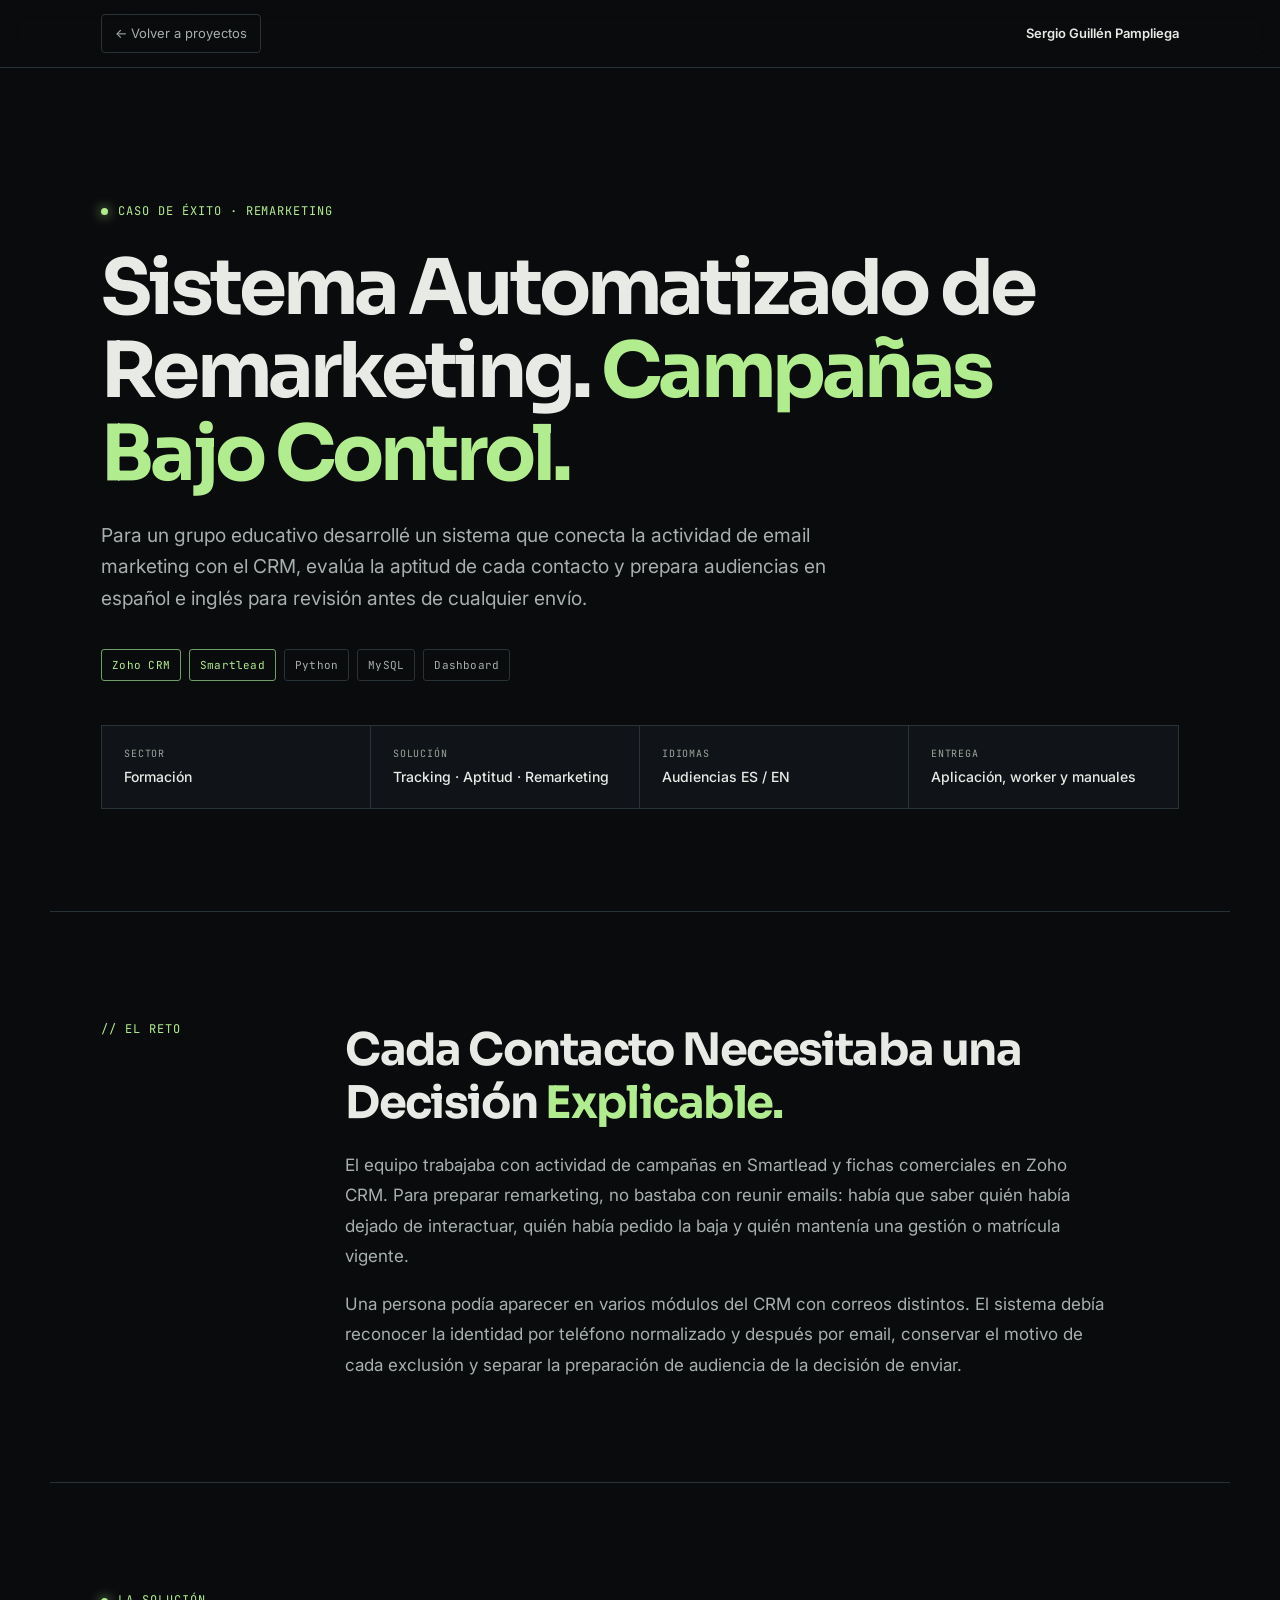
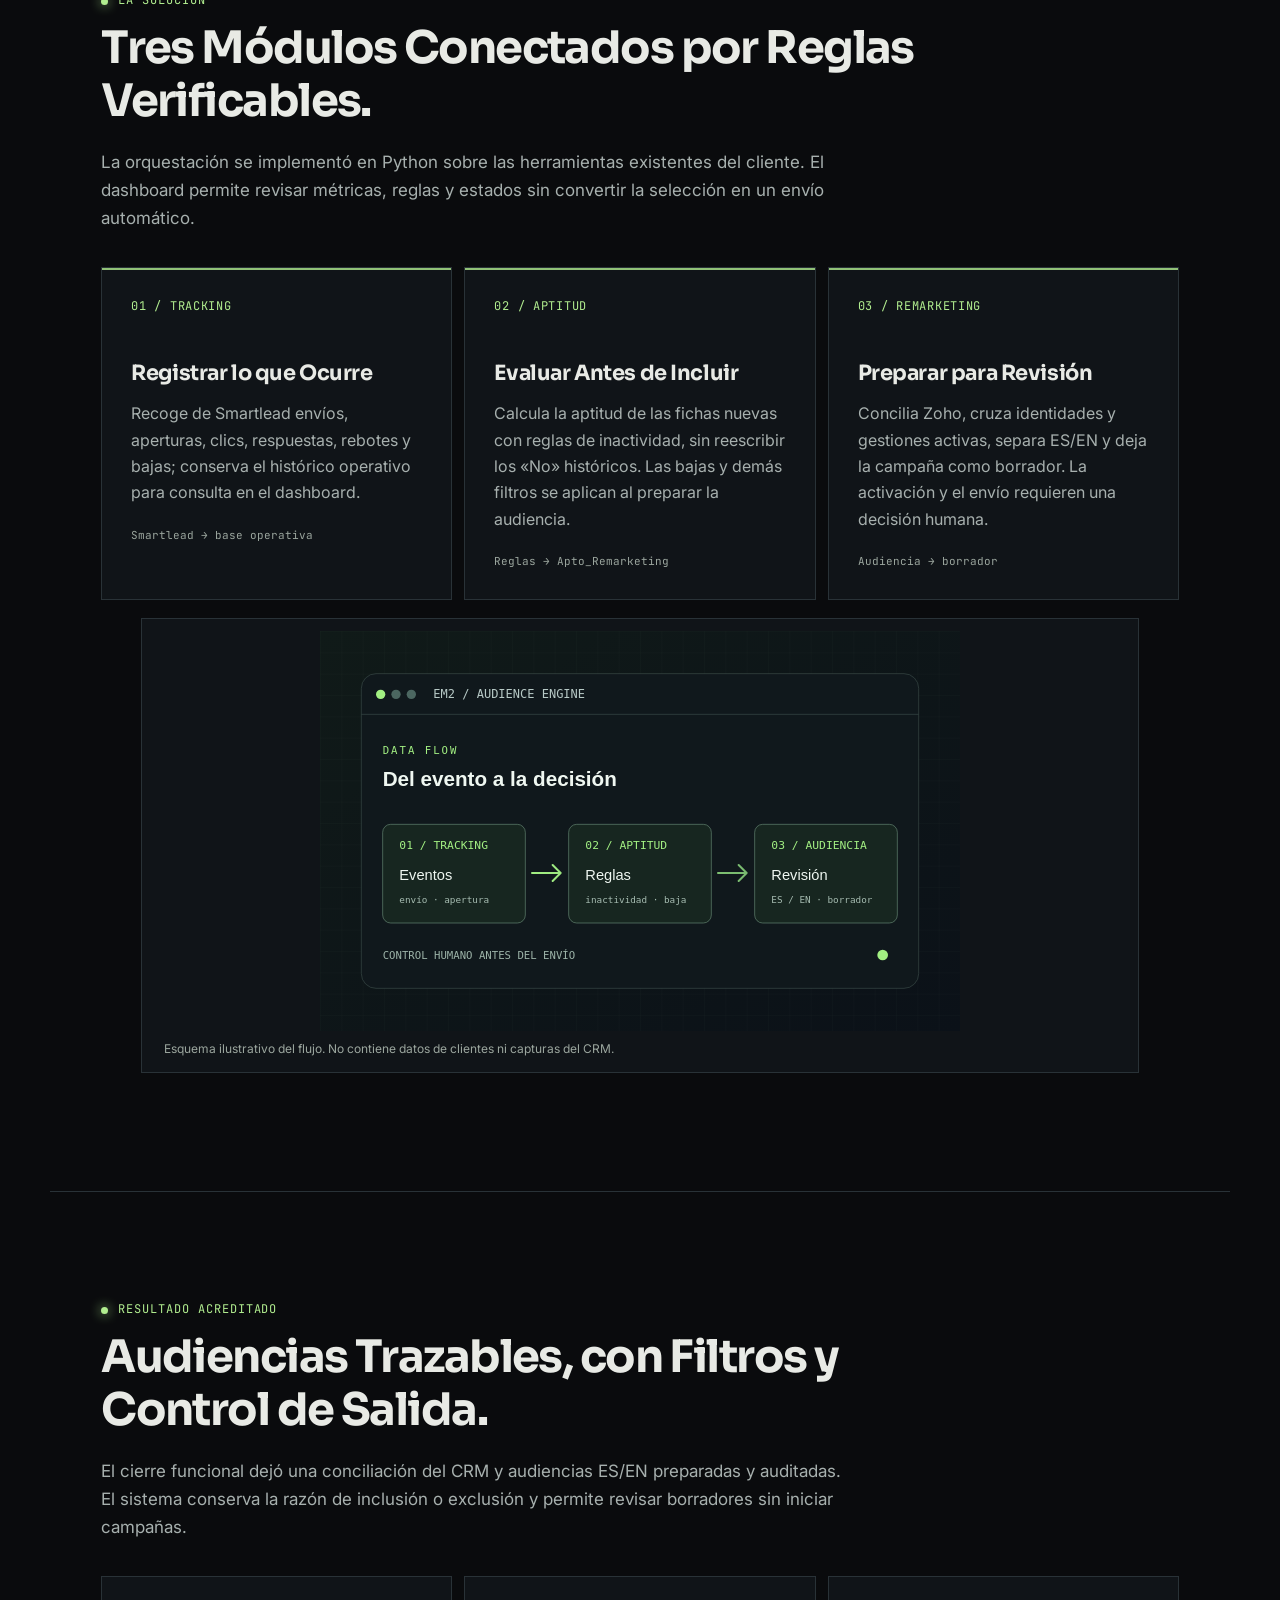
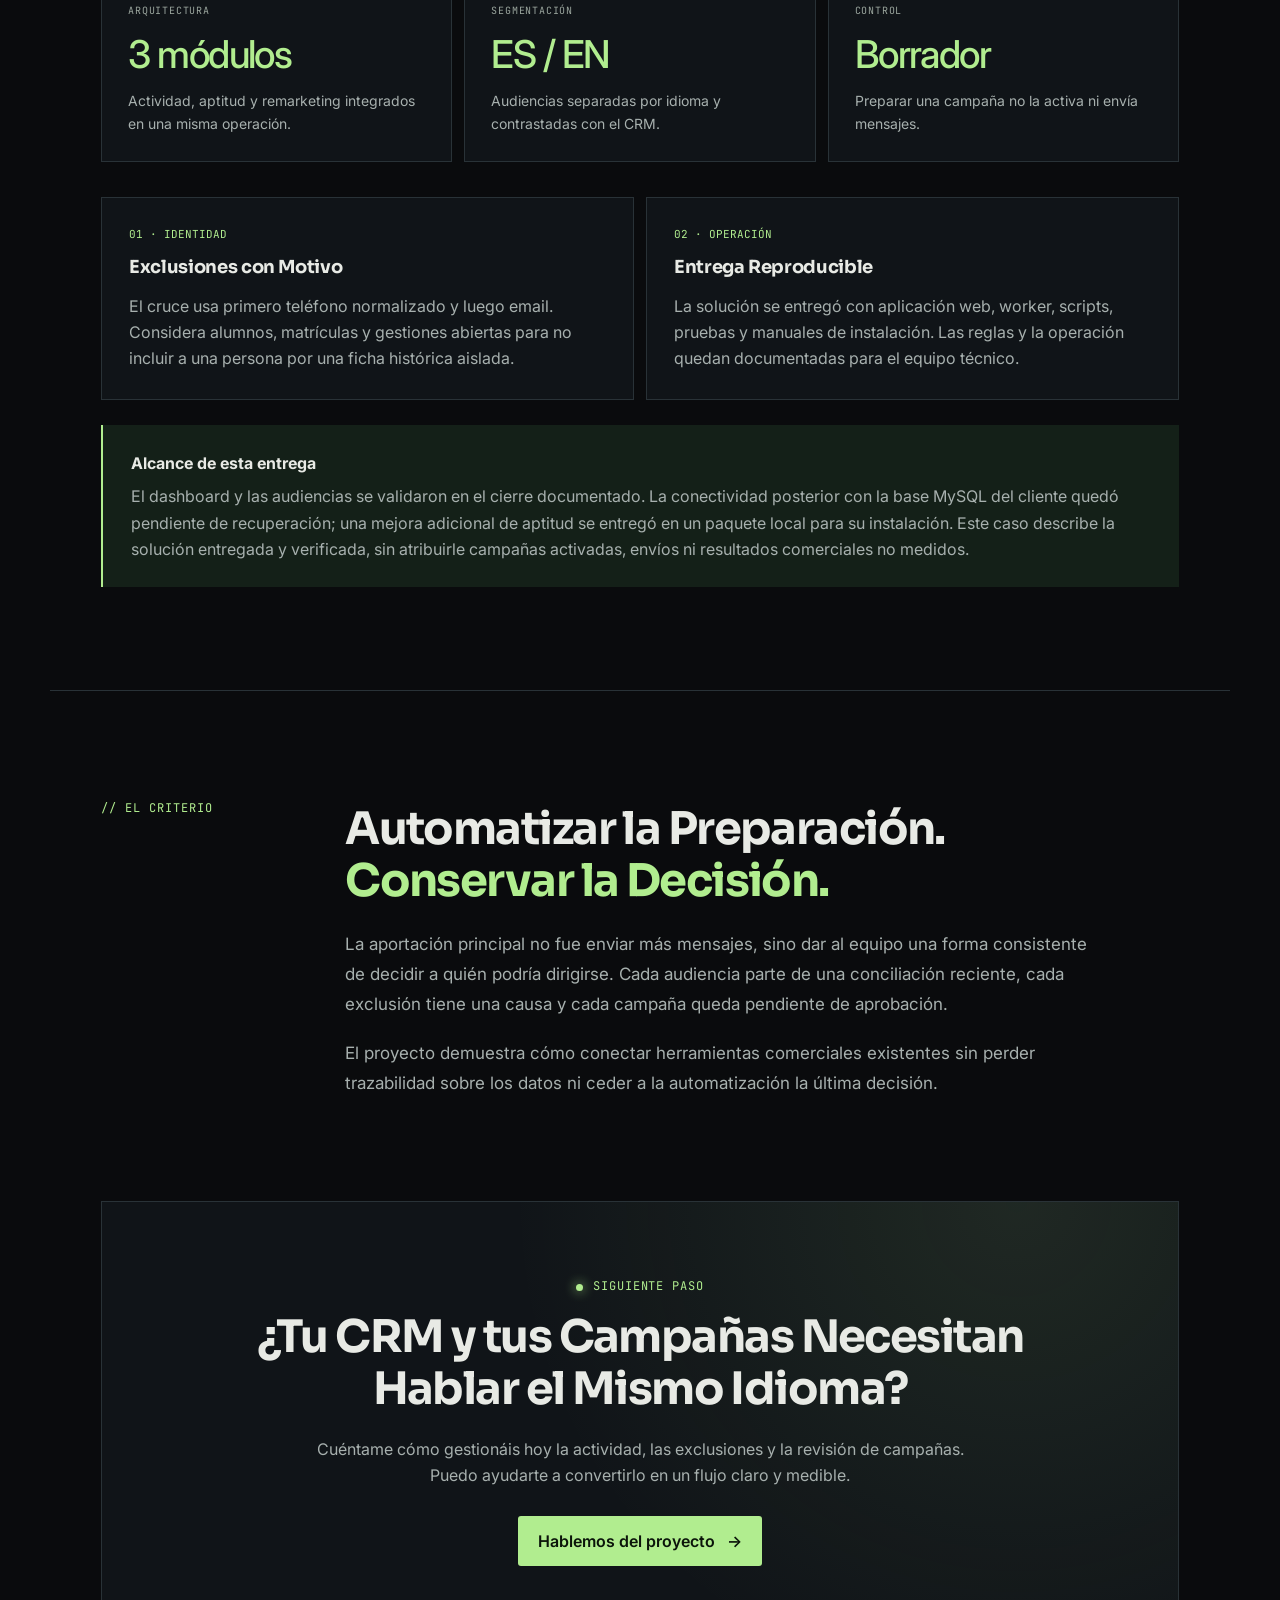
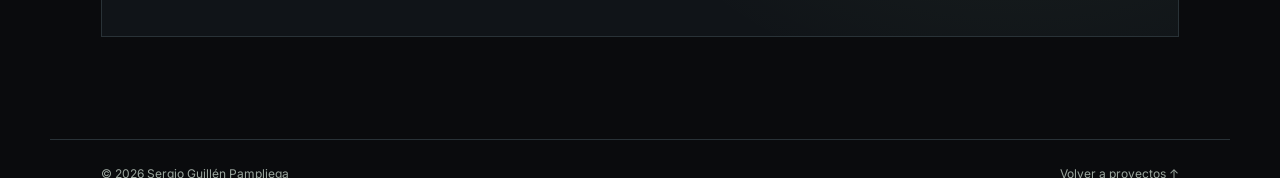
<file: caso-exito-remarketing-educativo.html>
<!doctype html>
<html lang="es">
<head>
  <meta charset="utf-8" />
  <meta name="viewport" content="width=device-width, initial-scale=1" />
  <title>El Caso de Remarketing Tiene una Nueva Dirección — Sergio Guillén Pampliega</title>
  <meta name="description" content="El caso de éxito del sistema automatizado de remarketing está disponible en su nueva dirección." />
  <meta name="robots" content="noindex,follow" />
  <link rel="canonical" href="https://sergiogp.com/caso-exito-remarketing.html" />
  <meta http-equiv="refresh" content="0; url=caso-exito-remarketing.html" />
  <link rel="icon" type="image/svg+xml" href="favicon.svg" />
  <style>body{margin:0;min-height:100vh;display:grid;place-items:center;padding:24px;background:#0a0b0d;color:#e8e8e3;font:17px/1.6 Arial,sans-serif;text-align:center}a{color:#b1ed8f}h1{font-size:clamp(24px,5vw,36px);line-height:1.2}</style>
</head>
<body>
  <main><h1>Sistema Automatizado de Remarketing</h1><p>El caso de éxito tiene una <a href="caso-exito-remarketing.html">nueva dirección</a>.</p></main>
</body>
</html>
</file>
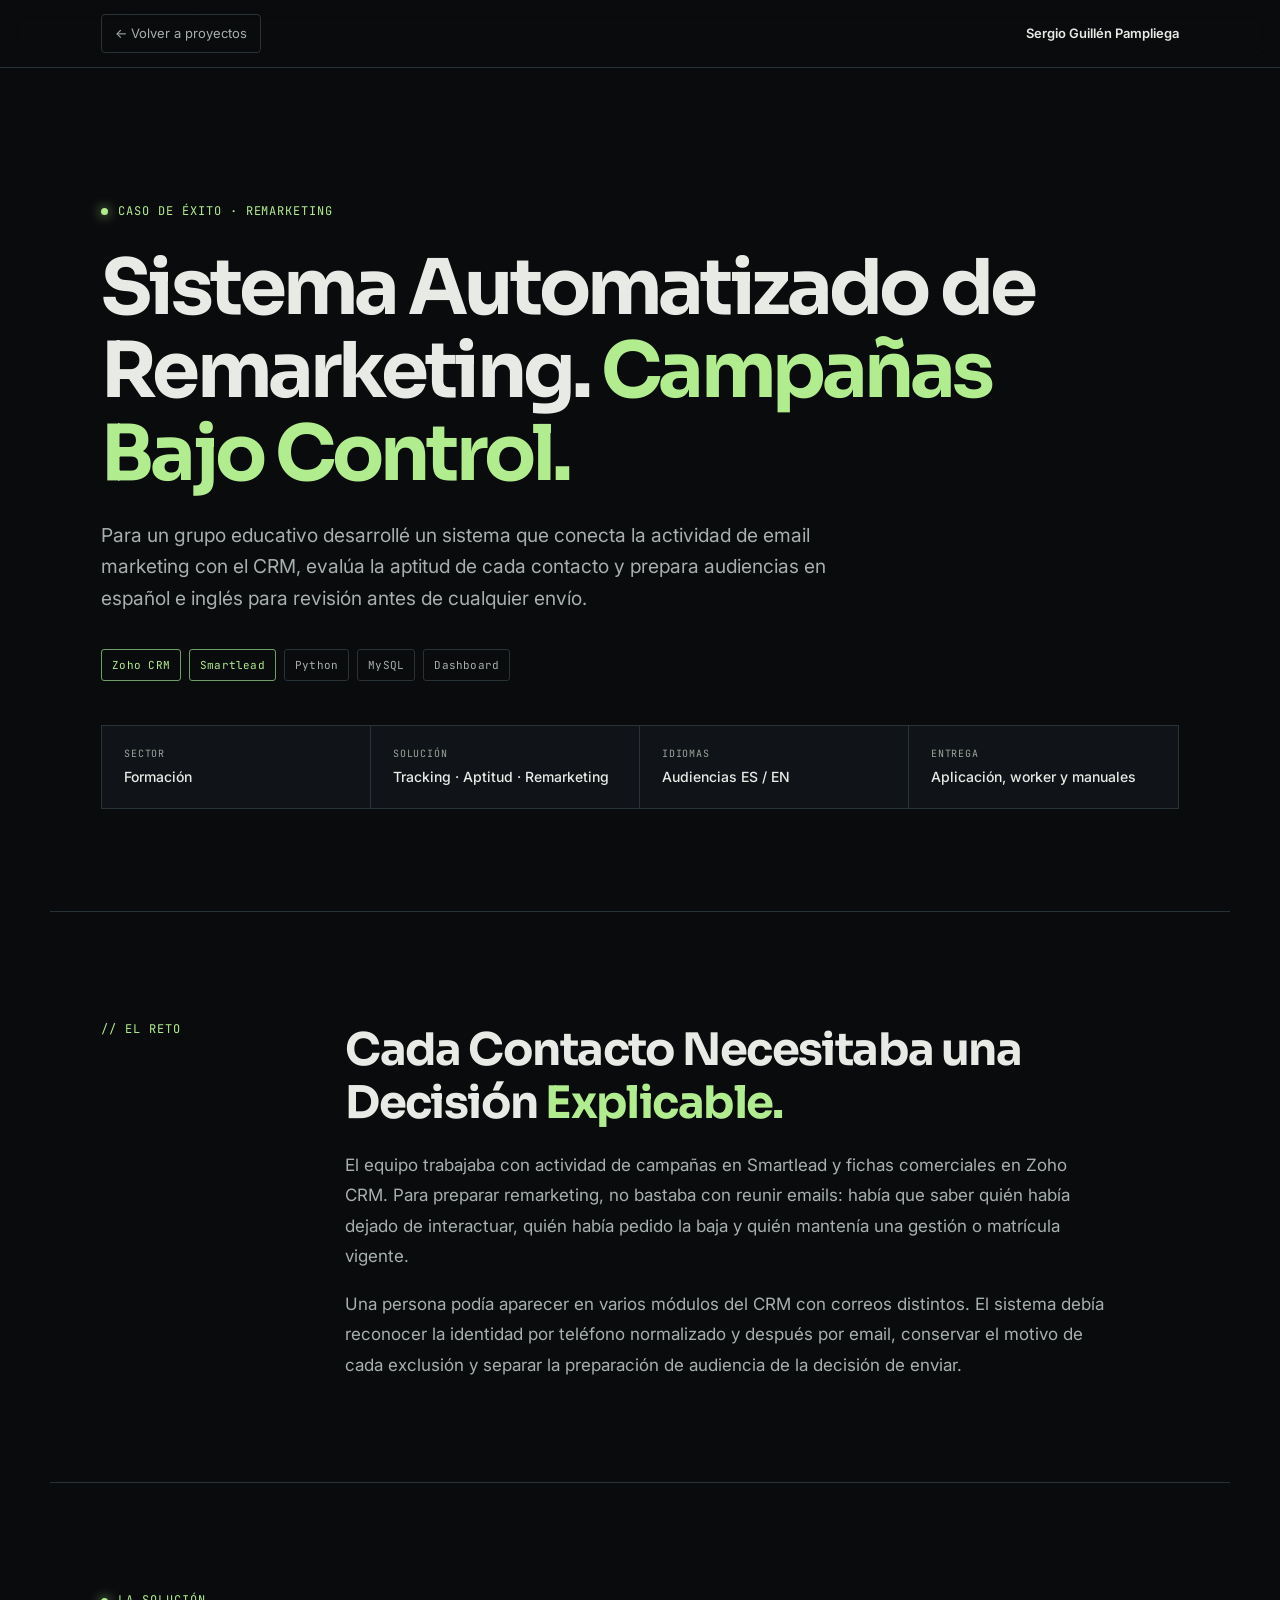
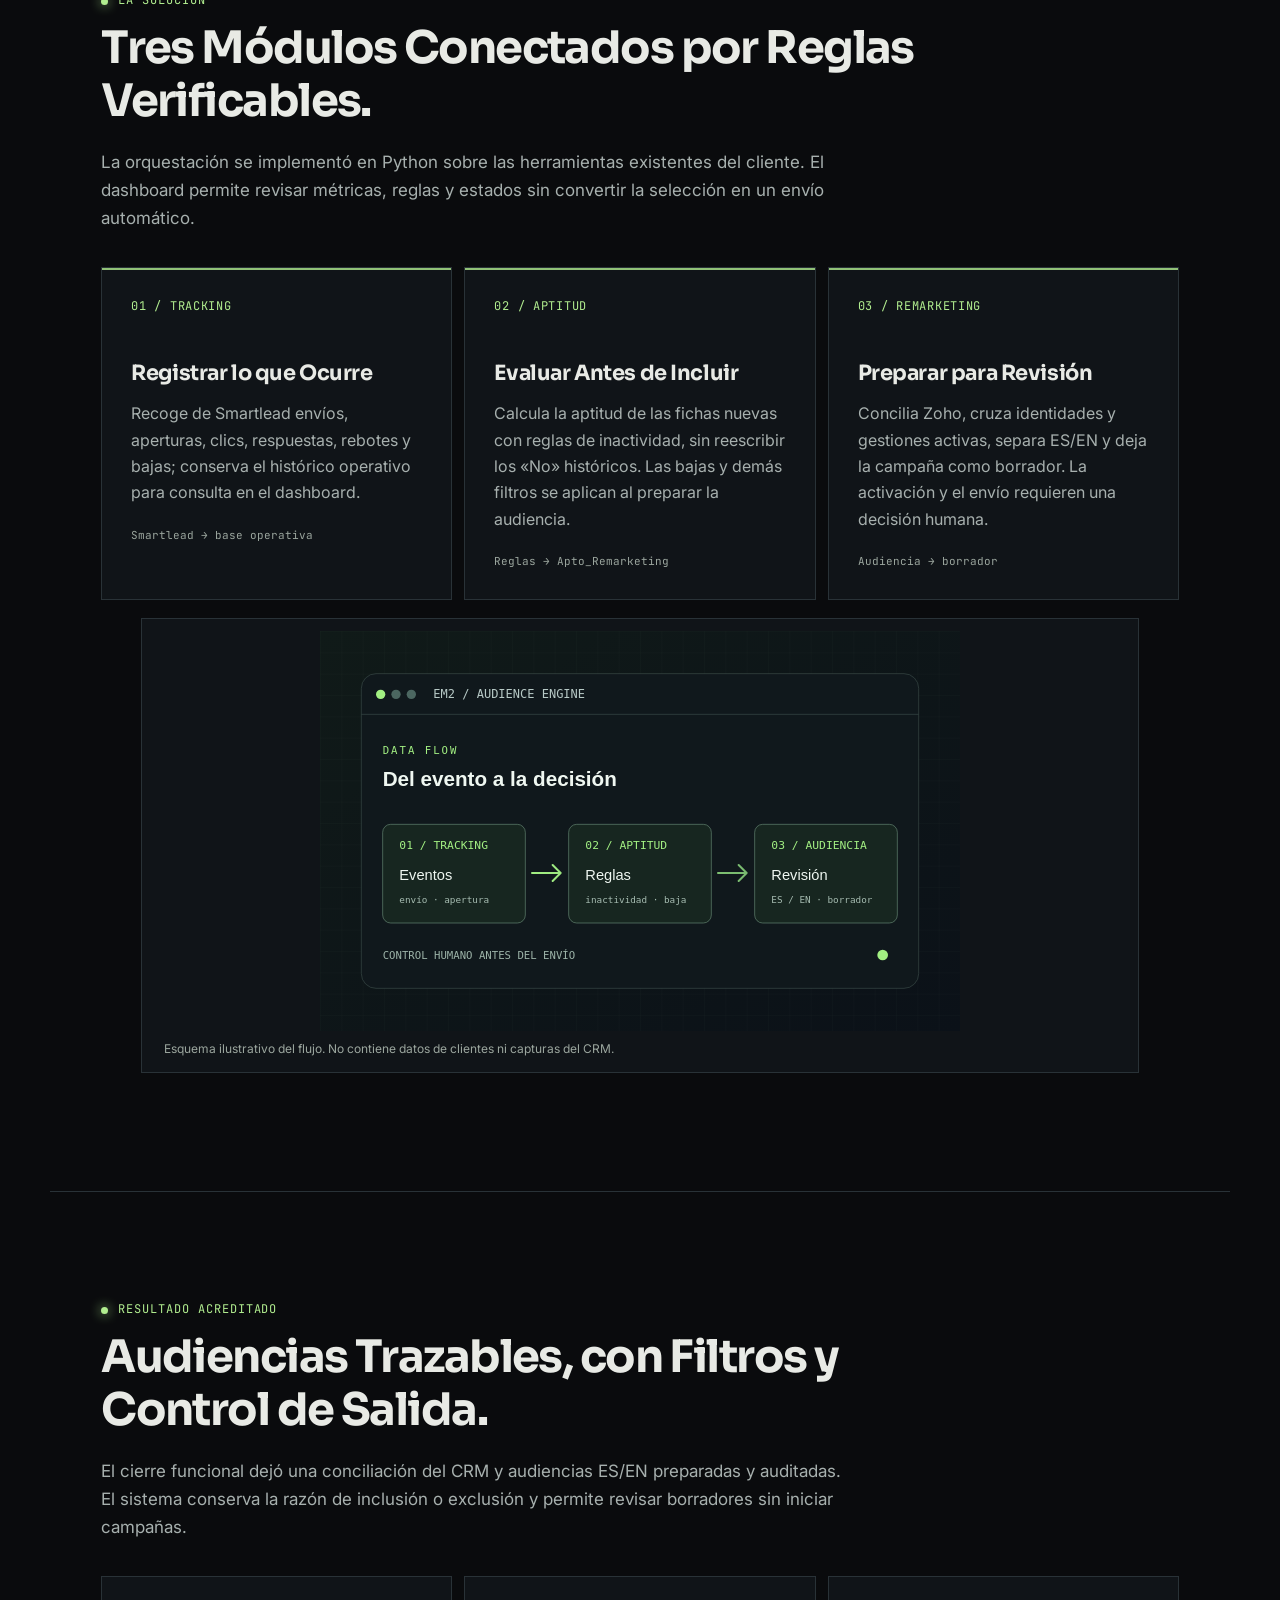
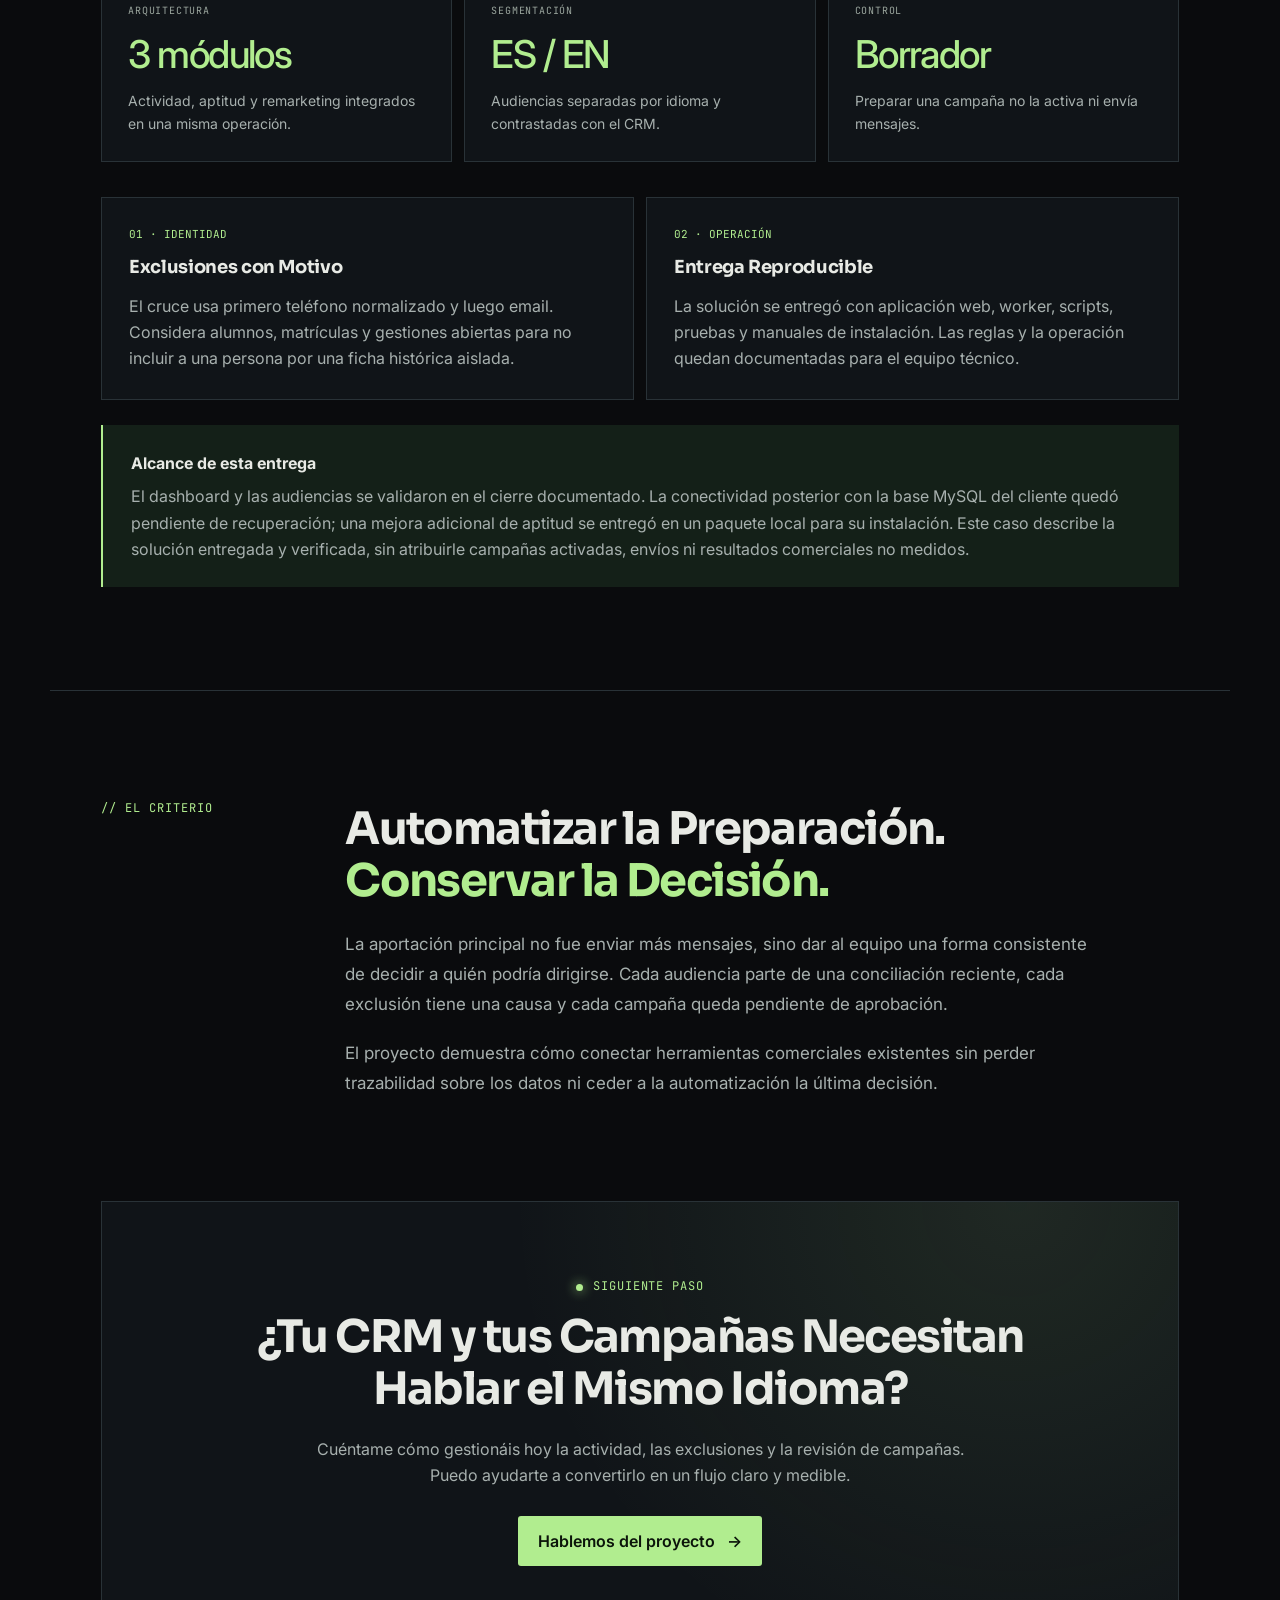
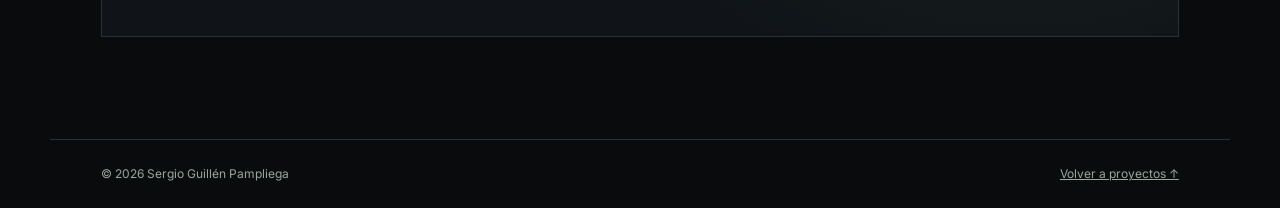
<file: caso-exito-remarketing.html>
<!doctype html>
<html lang="es">
<head>
  <meta charset="utf-8" />
  <meta name="viewport" content="width=device-width, initial-scale=1" />
  <title>Sistema Automatizado de Remarketing | Caso de Éxito — Sergio Guillén Pampliega</title>
  <meta name="description" content="Sistema de tracking, aptitud y audiencias de remarketing para un grupo educativo. Zoho CRM, Smartlead y Python con trazabilidad y revisión humana antes del envío." />
  <meta name="author" content="Sergio Guillén Pampliega" />
  <meta name="theme-color" content="#0a0b0d" />
  <link rel="icon" type="image/svg+xml" href="favicon.svg" />
  <link rel="canonical" href="https://sergiogp.com/caso-exito-remarketing.html" />
  <meta property="og:type" content="article" />
  <meta property="og:title" content="Sistema Automatizado de Remarketing | Caso de Éxito" />
  <meta property="og:description" content="Del tracking a audiencias ES/EN revisables: un sistema de email marketing que mantiene el envío bajo control humano." />
  <meta property="og:url" content="https://sergiogp.com/caso-exito-remarketing.html" />
  <meta property="og:image" content="https://sergiogp.com/img/project-em2.svg" />
  <meta property="og:locale" content="es_ES" />
  <link rel="preconnect" href="https://fonts.googleapis.com" />
  <link rel="preconnect" href="https://fonts.gstatic.com" crossorigin />
  <link href="https://fonts.googleapis.com/css2?family=Inter:wght@400;500;600;700&family=JetBrains+Mono:wght@400;500;600&family=Sora:wght@600;700;800&display=swap" rel="stylesheet" />
  <style>
    :root{--bg:#0a0b0d;--panel:#101418;--panel2:#161d20;--line:#293237;--fg:#e8eae5;--muted:#a7b0ae;--soft:#9ba69e;--accent:#b1ed8f;--blue:#b1ed8f;--max:1180px;--pad:clamp(20px,4vw,56px)}
    *{box-sizing:border-box}html{scroll-behavior:smooth}body{margin:0;background:var(--bg);color:var(--fg);font:16px/1.65 "Inter",Arial,sans-serif;-webkit-font-smoothing:antialiased}
    a{color:inherit}a:focus-visible{outline:2px solid var(--accent);outline-offset:4px}img{max-width:100%}
    .grid{position:fixed;inset:0;z-index:0;pointer-events:none;background-image:linear-gradient(#fff1 1px,transparent 1px),linear-gradient(90deg,#fff1 1px,transparent 1px);background-size:64px 64px;opacity:.13;mask-image:linear-gradient(#000,transparent 75%)}
    .nav{border-bottom:1px solid var(--line);background:#0a0b0de8;position:sticky;top:0;z-index:10;backdrop-filter:blur(12px)}
    .nav-inner{max-width:var(--max);margin:auto;padding:14px var(--pad);display:flex;align-items:center;justify-content:space-between;gap:20px}
    .nav a{text-decoration:none;font-size:13px}.back{border:1px solid var(--line);border-radius:4px;padding:8px 13px;color:var(--muted)}.back:hover,.nav .brand:hover{color:var(--accent);border-color:var(--accent)}.brand{font-weight:600;text-align:right}
    main{position:relative;z-index:1;max-width:var(--max);margin:auto}section{padding:clamp(64px,8vw,110px) var(--pad)}section+section{border-top:1px solid var(--line)}
    .eyebrow,.mono,.label,.stat-label,.stage-num,.tag,.fine{font-family:"JetBrains Mono",monospace}.eyebrow{display:inline-flex;align-items:center;gap:10px;color:var(--accent);font-size:12px;letter-spacing:.08em;text-transform:uppercase}.eyebrow:before{content:"";width:7px;height:7px;border-radius:50%;background:var(--accent);box-shadow:0 0 12px var(--accent)}
    h1,h2,h3,p{margin-top:0}h1{font-size:clamp(42px,6vw,79px);line-height:1.08;letter-spacing:-.05em;font-weight:500;max-width:970px;margin:24px 0 24px}h1 em,h2 em{color:var(--accent);font-style:normal}h2{font-size:clamp(29px,3.5vw,48px);line-height:1.17;letter-spacing:-.035em;font-weight:500;margin:10px 0 21px;max-width:830px}h3{font-size:21px;line-height:1.3;letter-spacing:-.02em;margin:0 0 13px}
    .lede{font-size:clamp(17px,1.5vw,21px);line-height:1.65;color:var(--muted);max-width:780px;margin:0 0 34px}.intro{padding-top:clamp(80px,10vw,135px)}
    .tags{display:flex;flex-wrap:wrap;gap:8px;margin:0 0 44px}.tag{font-size:11px;letter-spacing:.02em;border:1px solid var(--line);padding:6px 10px;border-radius:3px;color:var(--muted)}.tag.accent{border-color:#6e9f68;color:var(--accent)}
    .facts{display:grid;grid-template-columns:repeat(4,1fr);border:1px solid var(--line);background:var(--panel)}.fact{padding:20px 22px;border-right:1px solid var(--line)}.fact:last-child{border-right:0}.label{font-size:10px;color:var(--soft);letter-spacing:.08em;margin-bottom:5px}.fact strong{display:block;font-size:14px;font-weight:500;line-height:1.45}
    .split{display:grid;grid-template-columns:180px 1fr;gap:clamp(24px,5vw,80px)}.split .label{color:var(--accent);font-size:12px;padding-top:6px}.copy{max-width:760px}.copy p{font-size:17px;color:var(--muted);line-height:1.78;margin-bottom:18px}.copy p:first-child{color:var(--fg)}.copy p:last-child{margin-bottom:0}
    .section-intro{color:var(--muted);max-width:740px;font-size:17px;margin-bottom:35px}.stages{display:grid;grid-template-columns:repeat(3,1fr);gap:12px}.stage{border:1px solid var(--line);background:var(--panel);padding:29px;min-height:285px;position:relative;overflow:hidden}.stage:before{content:"";position:absolute;top:0;left:0;right:0;height:2px;background:linear-gradient(90deg,var(--accent),var(--blue));opacity:.8}.stage-num{display:block;color:var(--accent);font-size:12px;letter-spacing:.06em;margin-bottom:43px}.stage p{color:var(--muted);margin:0}.stage .small{font-family:"JetBrains Mono",monospace;color:var(--soft);font-size:11px;margin-top:20px}
    .visual{margin-top:18px;border:1px solid var(--line);background:var(--panel);padding:12px}.visual img{display:block;width:100%;height:auto;max-height:400px;object-fit:contain}.visual figcaption{color:var(--soft);font-size:12px;padding:8px 10px 1px}
    .result-grid{display:grid;grid-template-columns:repeat(3,1fr);gap:12px;margin:35px 0}.result{border:1px solid var(--line);padding:26px;background:var(--panel)}.result strong{display:block;color:var(--accent);font-size:clamp(27px,3vw,39px);line-height:1.15;font-weight:500;letter-spacing:-.04em;margin-bottom:13px}.result p{color:var(--muted);margin:0;font-size:14px}.stat-label{display:block;font-size:10px;letter-spacing:.08em;color:var(--soft);margin-bottom:12px}
    .proof{display:grid;grid-template-columns:1fr 1fr;gap:12px}.proof-card{border:1px solid var(--line);padding:27px;background:var(--panel)}.proof-card p{margin:0;color:var(--muted)}.proof-card h3{font-size:18px}.proof-card .mono{font-size:11px;color:var(--blue);display:block;margin-bottom:13px}
    .status{margin-top:25px;padding:25px 28px;border-left:2px solid var(--blue);background:#152027}.status strong{display:block;margin-bottom:7px}.status p{color:var(--muted);margin:0}.status a{color:var(--blue)}
    .cta{margin:0 var(--pad) clamp(60px,8vw,110px);padding:clamp(35px,6vw,70px);background:radial-gradient(circle at 85% 0%,#b1ed8f18,transparent 50%),var(--panel);border:1px solid var(--line);text-align:center}.cta h2{margin:13px auto 20px}.cta p{max-width:650px;margin:0 auto 27px;color:var(--muted)}.button{display:inline-flex;align-items:center;gap:12px;background:var(--accent);color:#0b140a;padding:12px 20px;text-decoration:none;border-radius:3px;font-weight:600}.button:hover{background:#d0f7ba}
    footer{position:relative;z-index:1;border-top:1px solid var(--line);padding:24px var(--pad);display:flex;justify-content:space-between;gap:16px;color:var(--soft);font-size:12px;max-width:var(--max);margin:auto}footer a:hover{color:var(--accent)}
    @media(max-width:850px){.facts{grid-template-columns:repeat(2,1fr)}.fact:nth-child(2){border-right:0}.fact:nth-child(-n+2){border-bottom:1px solid var(--line)}.split{grid-template-columns:1fr;gap:15px}.stages{grid-template-columns:1fr}.stage{min-height:0}.stage-num{margin-bottom:24px}.result-grid{grid-template-columns:1fr}.proof{grid-template-columns:1fr}}
    @media(max-width:520px){.brand{max-width:180px;line-height:1.25}.facts{grid-template-columns:1fr}.fact{border-right:0;border-bottom:1px solid var(--line)}.fact:last-child{border-bottom:0}.nav-inner{padding:12px var(--pad)}footer{flex-direction:column}}
    h1,h2,h3{font-family:"Sora","Inter",sans-serif}h1,h2{font-weight:700}
    .status{background:#142018}
    @media(prefers-reduced-motion:reduce){html{scroll-behavior:auto}}
  </style>
</head>
<body>
  <div class="grid" aria-hidden="true"></div>
  <header class="nav"><div class="nav-inner"><a class="back" href="/#projects">← Volver a proyectos</a><a class="brand" href="/">Sergio Guillén Pampliega</a></div></header>
  <main>
    <section class="intro" aria-labelledby="case-title">
      <span class="eyebrow">Caso de éxito · Remarketing</span>
      <h1 id="case-title">Sistema Automatizado de Remarketing. <em>Campañas Bajo Control.</em></h1>
      <p class="lede">Para un grupo educativo desarrollé un sistema que conecta la actividad de email marketing con el CRM, evalúa la aptitud de cada contacto y prepara audiencias en español e inglés para revisión antes de cualquier envío.</p>
      <div class="tags"><span class="tag accent">Zoho CRM</span><span class="tag accent">Smartlead</span><span class="tag">Python</span><span class="tag">MySQL</span><span class="tag">Dashboard</span></div>
      <div class="facts" aria-label="Ficha del proyecto">
        <div class="fact"><div class="label">SECTOR</div><strong>Formación</strong></div>
        <div class="fact"><div class="label">SOLUCIÓN</div><strong>Tracking · Aptitud · Remarketing</strong></div>
        <div class="fact"><div class="label">IDIOMAS</div><strong>Audiencias ES / EN</strong></div>
        <div class="fact"><div class="label">ENTREGA</div><strong>Aplicación, worker y manuales</strong></div>
      </div>
    </section>

    <section class="split" aria-labelledby="challenge-title">
      <div class="label">// EL RETO</div>
      <div class="copy"><h2 id="challenge-title">Cada Contacto Necesitaba una Decisión <em>Explicable.</em></h2>
        <p>El equipo trabajaba con actividad de campañas en Smartlead y fichas comerciales en Zoho CRM. Para preparar remarketing, no bastaba con reunir emails: había que saber quién había dejado de interactuar, quién había pedido la baja y quién mantenía una gestión o matrícula vigente.</p>
        <p>Una persona podía aparecer en varios módulos del CRM con correos distintos. El sistema debía reconocer la identidad por teléfono normalizado y después por email, conservar el motivo de cada exclusión y separar la preparación de audiencia de la decisión de enviar.</p>
      </div>
    </section>

    <section aria-labelledby="solution-title">
      <span class="eyebrow">La solución</span><h2 id="solution-title">Tres Módulos Conectados por Reglas Verificables.</h2>
      <p class="section-intro">La orquestación se implementó en Python sobre las herramientas existentes del cliente. El dashboard permite revisar métricas, reglas y estados sin convertir la selección en un envío automático.</p>
      <div class="stages">
        <article class="stage"><span class="stage-num">01 / TRACKING</span><h3>Registrar lo que Ocurre</h3><p>Recoge de Smartlead envíos, aperturas, clics, respuestas, rebotes y bajas; conserva el histórico operativo para consulta en el dashboard.</p><div class="small">Smartlead → base operativa</div></article>
        <article class="stage"><span class="stage-num">02 / APTITUD</span><h3>Evaluar Antes de Incluir</h3><p>Calcula la aptitud de las fichas nuevas con reglas de inactividad, sin reescribir los «No» históricos. Las bajas y demás filtros se aplican al preparar la audiencia.</p><div class="small">Reglas → Apto_Remarketing</div></article>
        <article class="stage"><span class="stage-num">03 / REMARKETING</span><h3>Preparar para Revisión</h3><p>Concilia Zoho, cruza identidades y gestiones activas, separa ES/EN y deja la campaña como borrador. La activación y el envío requieren una decisión humana.</p><div class="small">Audiencia → borrador</div></article>
      </div>
      <figure class="visual"><img src="img/project-em2.svg" width="960" height="600" alt="Flujo de tres etapas: tracking de eventos, reglas de aptitud y audiencia con revisión humana" /><figcaption>Esquema ilustrativo del flujo. No contiene datos de clientes ni capturas del CRM.</figcaption></figure>
    </section>

    <section aria-labelledby="results-title">
      <span class="eyebrow">Resultado acreditado</span><h2 id="results-title">Audiencias Trazables, con Filtros y Control de Salida.</h2>
      <p class="section-intro">El cierre funcional dejó una conciliación del CRM y audiencias ES/EN preparadas y auditadas. El sistema conserva la razón de inclusión o exclusión y permite revisar borradores sin iniciar campañas.</p>
      <div class="result-grid">
        <div class="result"><span class="stat-label">ARQUITECTURA</span><strong>3 módulos</strong><p>Actividad, aptitud y remarketing integrados en una misma operación.</p></div>
        <div class="result"><span class="stat-label">SEGMENTACIÓN</span><strong>ES / EN</strong><p>Audiencias separadas por idioma y contrastadas con el CRM.</p></div>
        <div class="result"><span class="stat-label">CONTROL</span><strong>Borrador</strong><p>Preparar una campaña no la activa ni envía mensajes.</p></div>
      </div>
      <div class="proof">
        <div class="proof-card"><span class="mono">01 · IDENTIDAD</span><h3>Exclusiones con Motivo</h3><p>El cruce usa primero teléfono normalizado y luego email. Considera alumnos, matrículas y gestiones abiertas para no incluir a una persona por una ficha histórica aislada.</p></div>
        <div class="proof-card"><span class="mono">02 · OPERACIÓN</span><h3>Entrega Reproducible</h3><p>La solución se entregó con aplicación web, worker, scripts, pruebas y manuales de instalación. Las reglas y la operación quedan documentadas para el equipo técnico.</p></div>
      </div>
      <div class="status"><strong>Alcance de esta entrega</strong><p>El dashboard y las audiencias se validaron en el cierre documentado. La conectividad posterior con la base MySQL del cliente quedó pendiente de recuperación; una mejora adicional de aptitud se entregó en un paquete local para su instalación. Este caso describe la solución entregada y verificada, sin atribuirle campañas activadas, envíos ni resultados comerciales no medidos.</p></div>
    </section>

    <section class="split" aria-labelledby="approach-title">
      <div class="label">// EL CRITERIO</div>
      <div class="copy"><h2 id="approach-title">Automatizar la Preparación. <em>Conservar la Decisión.</em></h2>
        <p>La aportación principal no fue enviar más mensajes, sino dar al equipo una forma consistente de decidir a quién podría dirigirse. Cada audiencia parte de una conciliación reciente, cada exclusión tiene una causa y cada campaña queda pendiente de aprobación.</p>
        <p>El proyecto demuestra cómo conectar herramientas comerciales existentes sin perder trazabilidad sobre los datos ni ceder a la automatización la última decisión.</p>
      </div>
    </section>

    <div class="cta"><span class="eyebrow">Siguiente paso</span><h2>¿Tu CRM y tus Campañas Necesitan Hablar el Mismo Idioma?</h2><p>Cuéntame cómo gestionáis hoy la actividad, las exclusiones y la revisión de campañas. Puedo ayudarte a convertirlo en un flujo claro y medible.</p><a class="button" href="mailto:sergio@sergiogp.com?subject=Consulta%20sobre%20automatizaci%C3%B3n%20de%20CRM%20y%20email%20marketing">Hablemos del proyecto <span aria-hidden="true">→</span></a></div>
  </main>
  <footer><span>© 2026 Sergio Guillén Pampliega</span><a href="/#projects">Volver a proyectos ↑</a></footer>
</body>
</html>
</file>
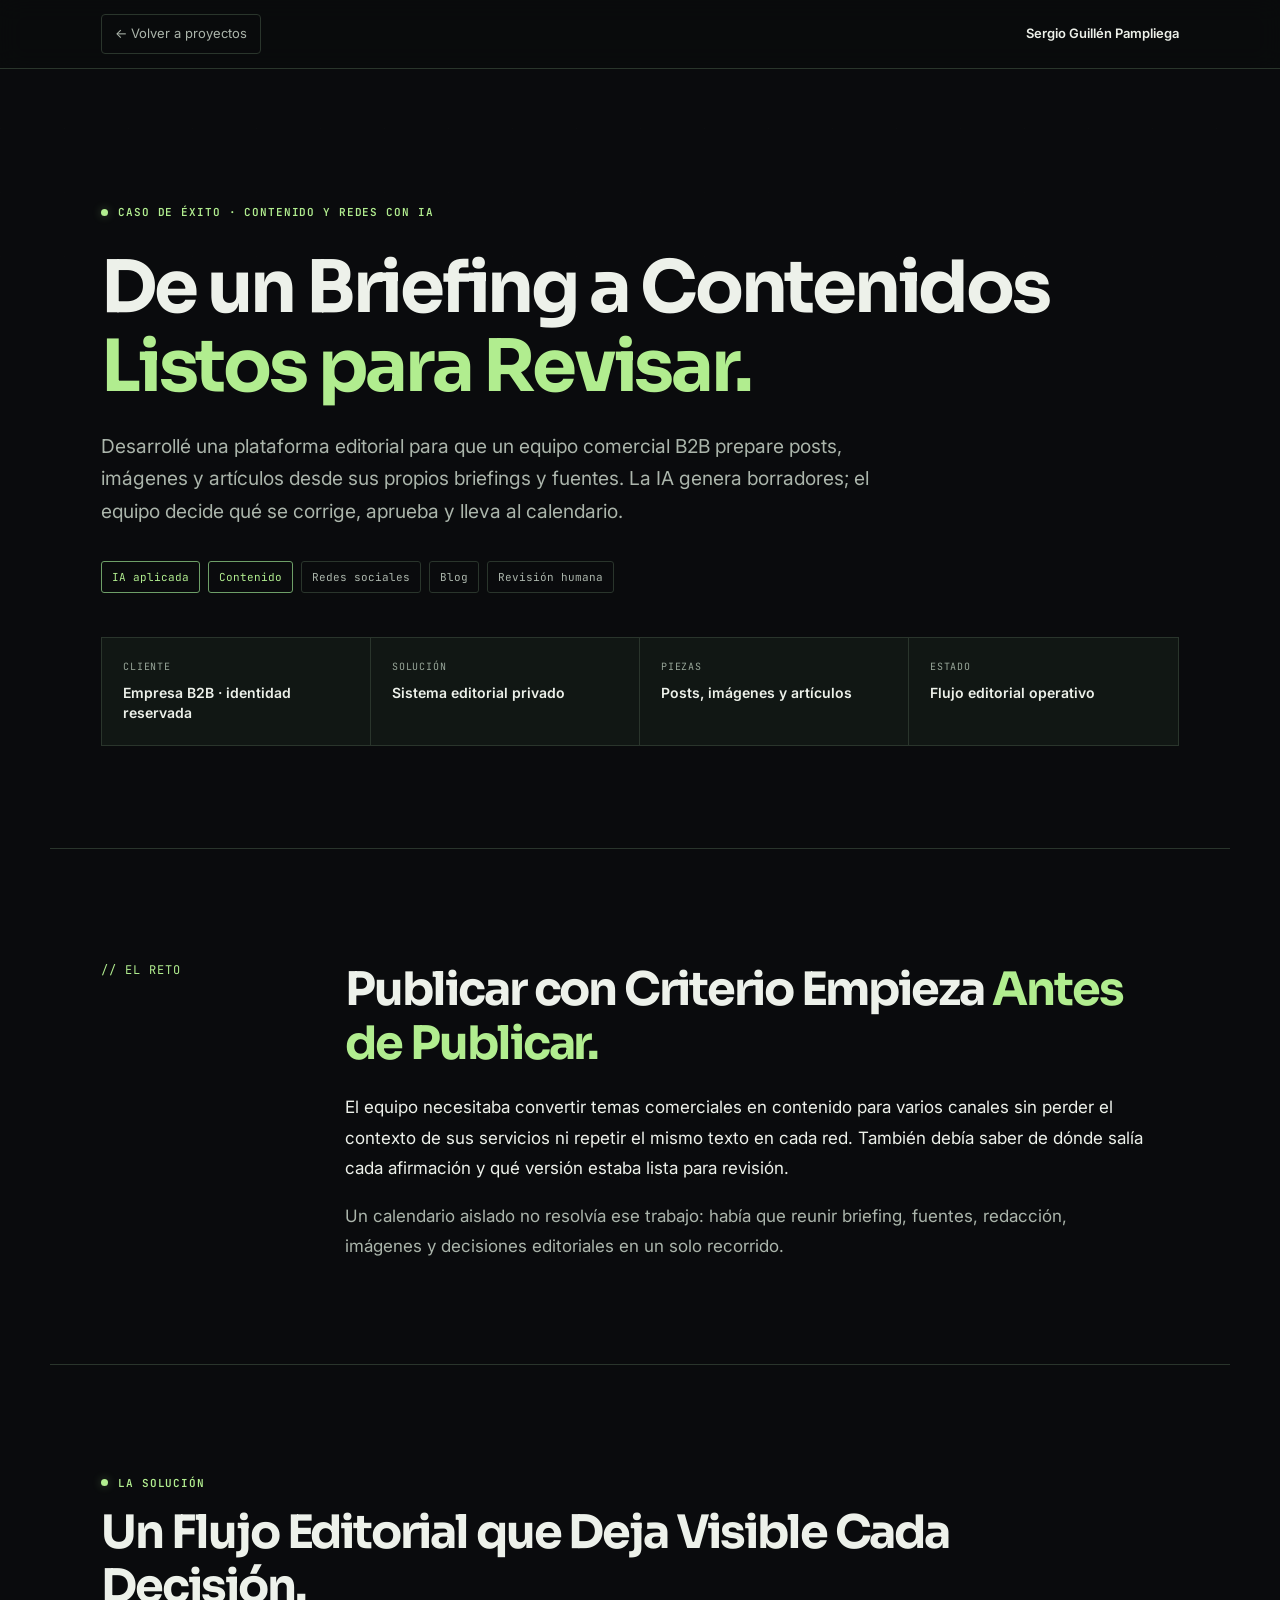
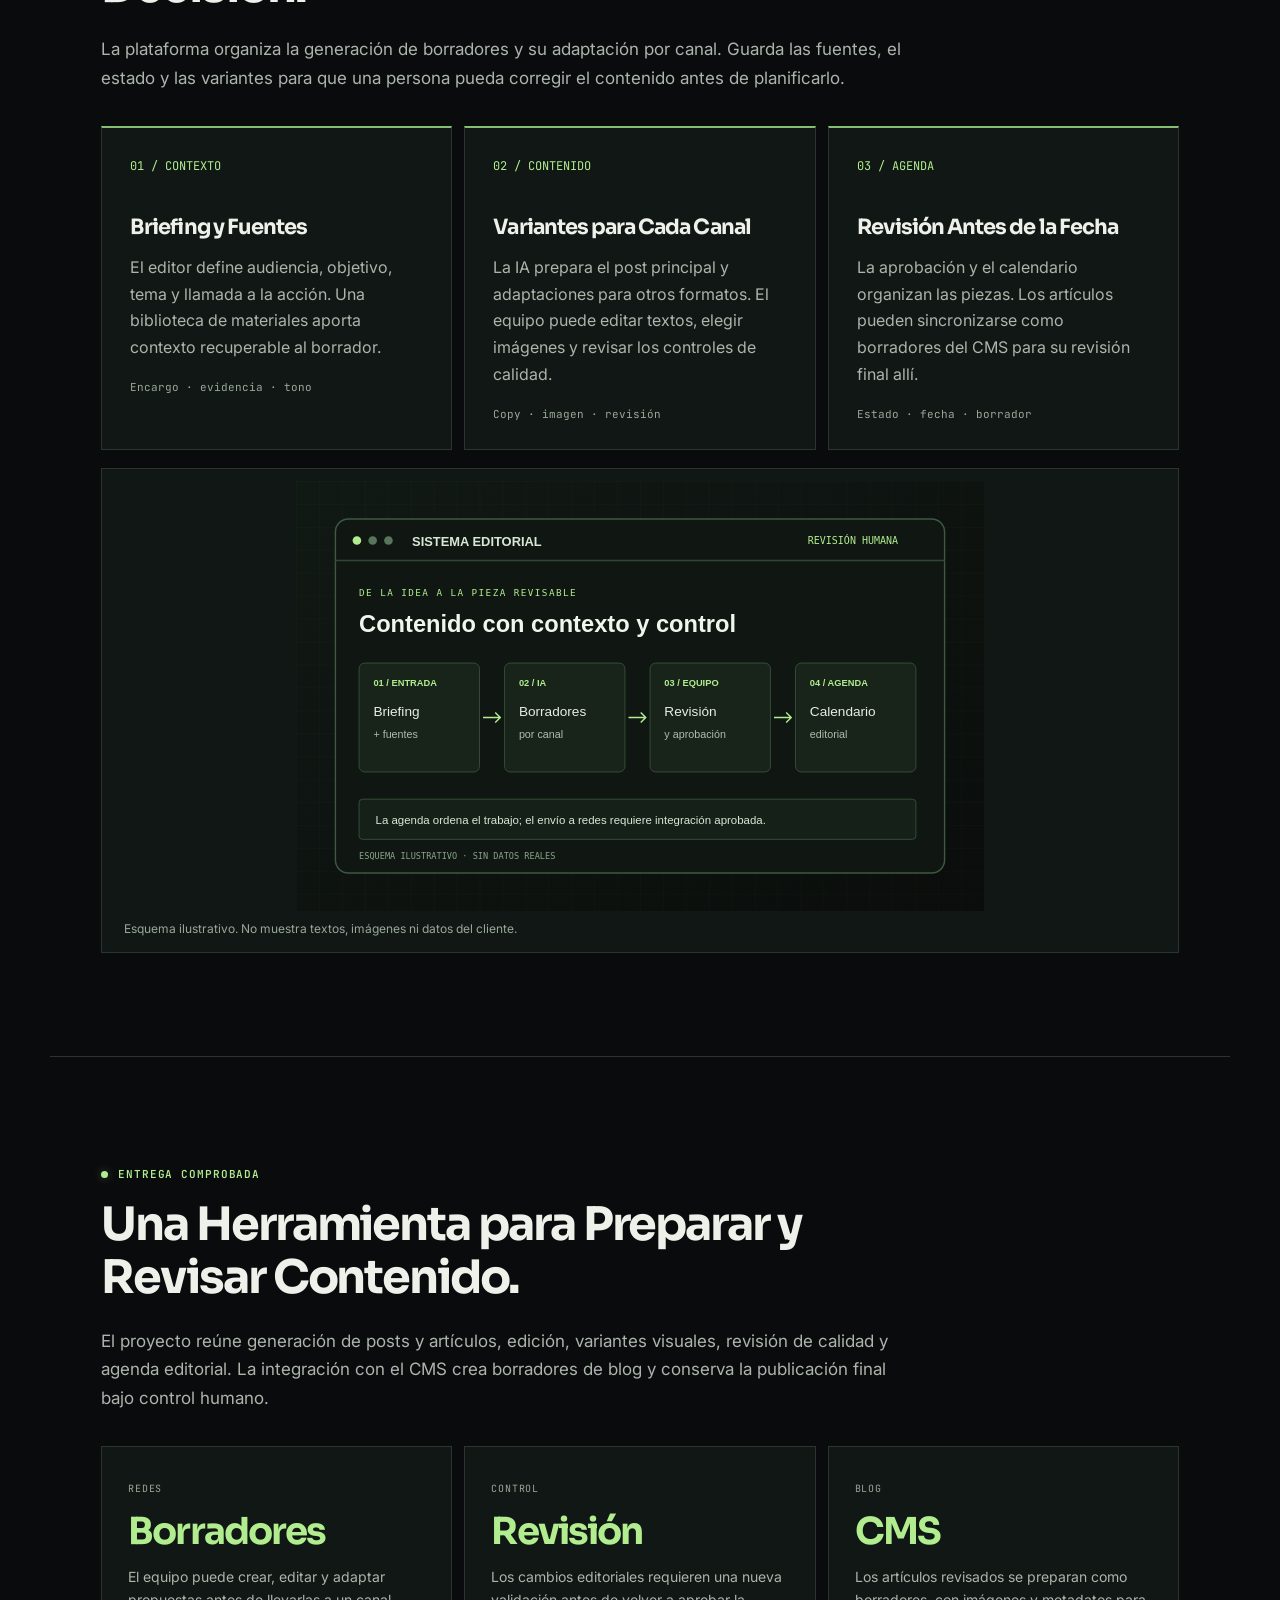
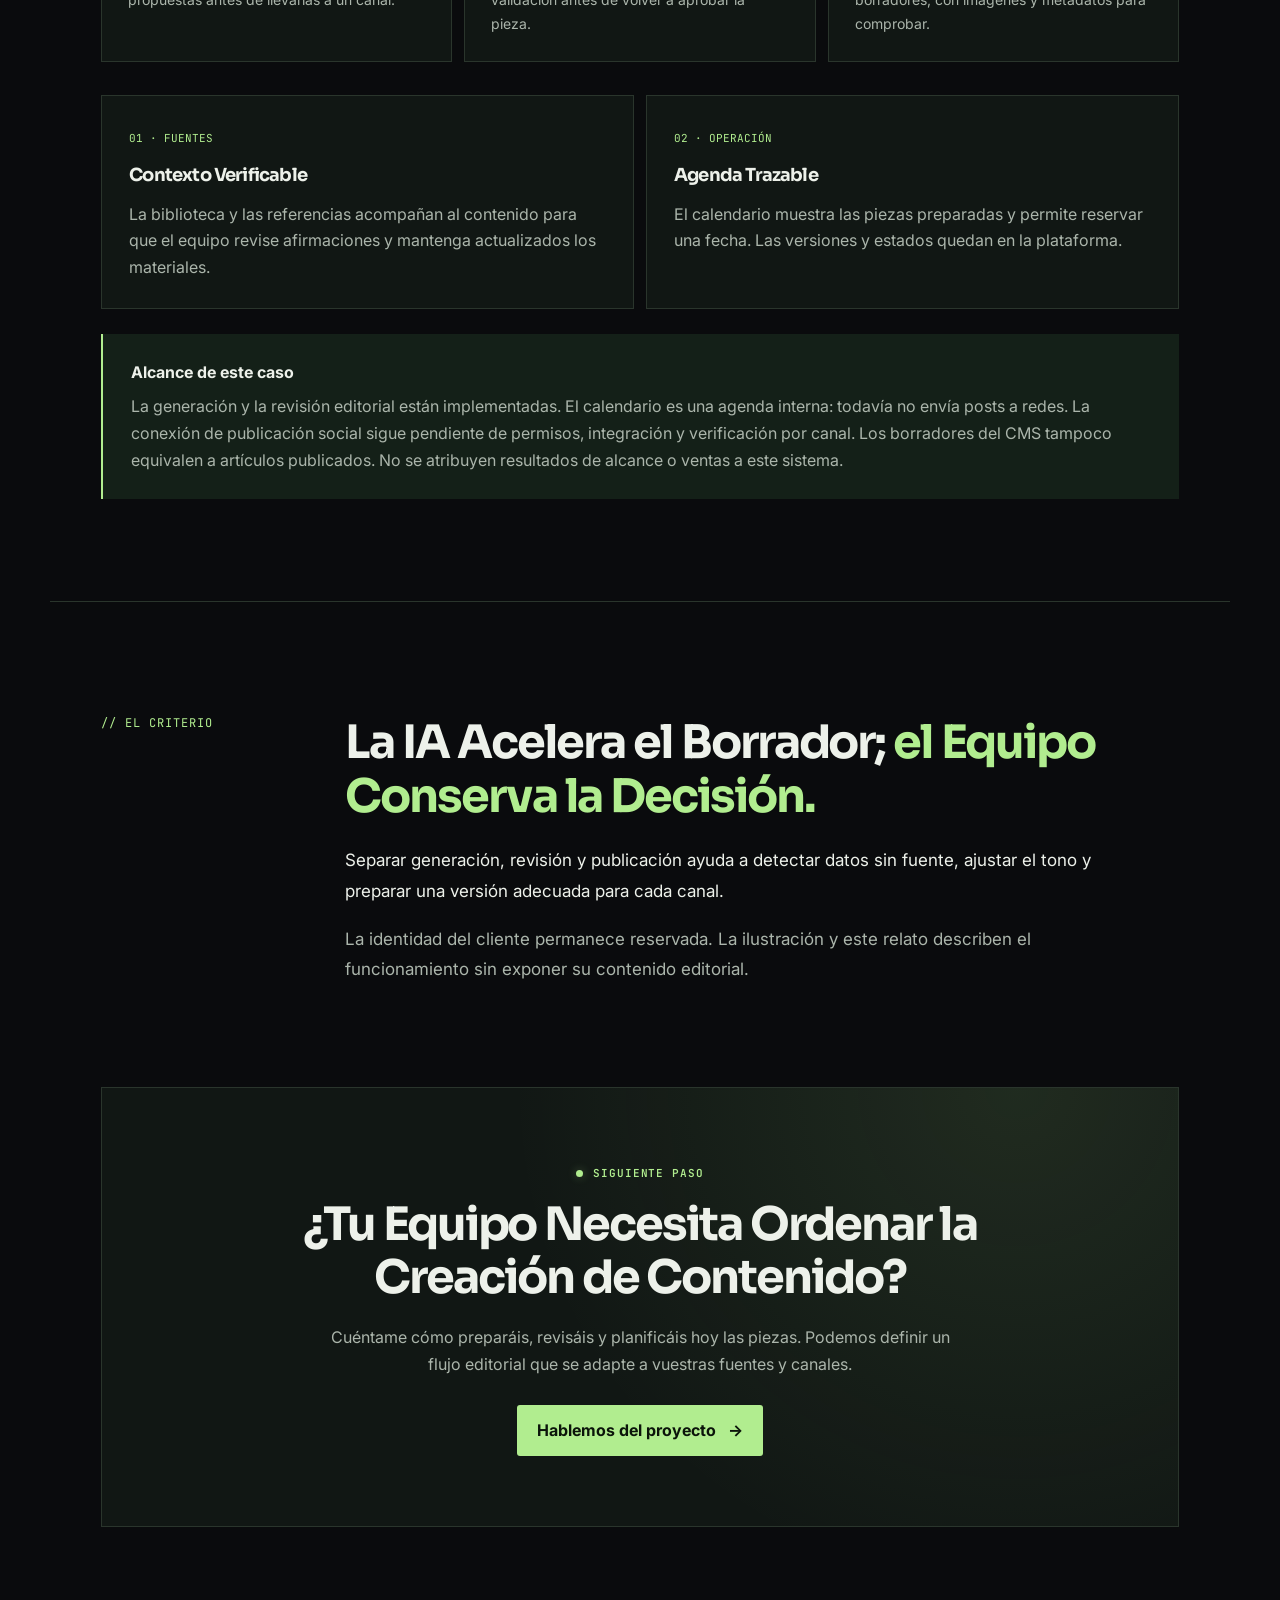
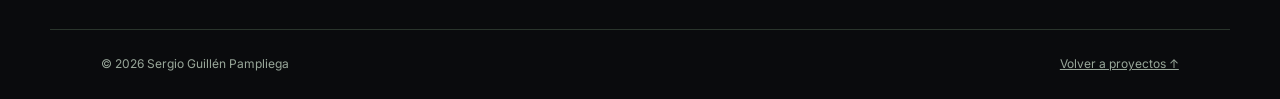
<file: caso-exito-sistema-editorial-ia.html>
<!doctype html>
<html lang="es">
<head>
  <meta charset="utf-8" />
  <meta name="viewport" content="width=device-width, initial-scale=1" />
  <title>Sistema Editorial con IA para Redes | Caso de Éxito — Sergio Guillén Pampliega</title>
  <meta name="description" content="Sistema editorial con IA para una empresa B2B: borradores para redes y blog, revisión humana, imágenes y calendario. Publicación social pendiente de integración." />
  <meta name="author" content="Sergio Guillén Pampliega" />
  <meta name="theme-color" content="#0a0b0d" />
  <link rel="icon" type="image/svg+xml" href="favicon.svg" />
  <link rel="canonical" href="https://sergiogp.com/caso-exito-sistema-editorial-ia.html" />
  <meta property="og:type" content="article" />
  <meta property="og:locale" content="es_ES" />
  <meta property="og:title" content="Sistema Editorial con IA para Redes | Caso de Éxito" />
  <meta property="og:description" content="Del briefing a posts y artículos revisables, con fuentes, imágenes y calendario editorial. Cliente con identidad reservada." />
  <meta property="og:url" content="https://sergiogp.com/caso-exito-sistema-editorial-ia.html" />
  <meta property="og:image" content="https://sergiogp.com/img/project-social-editorial.svg" />
  <meta name="twitter:card" content="summary_large_image" />
  <link rel="preconnect" href="https://fonts.googleapis.com" />
  <link rel="preconnect" href="https://fonts.gstatic.com" crossorigin />
  <link href="https://fonts.googleapis.com/css2?family=Inter:wght@400;500;600;700&family=JetBrains+Mono:wght@400;500;600&family=Sora:wght@600;700;800&display=swap" rel="stylesheet" />
  <link rel="stylesheet" href="case-studies.css" />
</head>
<body>
  <div class="grid" aria-hidden="true"></div>
  <header class="nav"><div class="nav-inner"><a class="back" href="/#projects">← Volver a proyectos</a><a class="brand" href="/">Sergio Guillén Pampliega</a></div></header>
  <main>
    <section class="intro" aria-labelledby="case-title">
      <span class="eyebrow">Caso de éxito · contenido y redes con IA</span>
      <h1 id="case-title">De un Briefing a Contenidos <em>Listos para Revisar.</em></h1>
      <p class="lede">Desarrollé una plataforma editorial para que un equipo comercial B2B prepare posts, imágenes y artículos desde sus propios briefings y fuentes. La IA genera borradores; el equipo decide qué se corrige, aprueba y lleva al calendario.</p>
      <div class="tags"><span class="tag accent">IA aplicada</span><span class="tag accent">Contenido</span><span class="tag">Redes sociales</span><span class="tag">Blog</span><span class="tag">Revisión humana</span></div>
      <div class="facts" aria-label="Ficha del proyecto">
        <div class="fact"><div class="label">CLIENTE</div><strong>Empresa B2B · identidad reservada</strong></div>
        <div class="fact"><div class="label">SOLUCIÓN</div><strong>Sistema editorial privado</strong></div>
        <div class="fact"><div class="label">PIEZAS</div><strong>Posts, imágenes y artículos</strong></div>
        <div class="fact"><div class="label">ESTADO</div><strong>Flujo editorial operativo</strong></div>
      </div>
    </section>

    <section class="split" aria-labelledby="challenge-title">
      <div class="label">// EL RETO</div>
      <div class="copy"><h2 id="challenge-title">Publicar con Criterio Empieza <em>Antes de Publicar.</em></h2>
        <p>El equipo necesitaba convertir temas comerciales en contenido para varios canales sin perder el contexto de sus servicios ni repetir el mismo texto en cada red. También debía saber de dónde salía cada afirmación y qué versión estaba lista para revisión.</p>
        <p>Un calendario aislado no resolvía ese trabajo: había que reunir briefing, fuentes, redacción, imágenes y decisiones editoriales en un solo recorrido.</p>
      </div>
    </section>

    <section aria-labelledby="solution-title">
      <span class="eyebrow">La solución</span><h2 id="solution-title">Un Flujo Editorial que Deja Visible Cada Decisión.</h2>
      <p class="section-intro">La plataforma organiza la generación de borradores y su adaptación por canal. Guarda las fuentes, el estado y las variantes para que una persona pueda corregir el contenido antes de planificarlo.</p>
      <div class="steps">
        <article class="step"><span class="step-num">01 / CONTEXTO</span><h3>Briefing y Fuentes</h3><p>El editor define audiencia, objetivo, tema y llamada a la acción. Una biblioteca de materiales aporta contexto recuperable al borrador.</p><small>Encargo · evidencia · tono</small></article>
        <article class="step"><span class="step-num">02 / CONTENIDO</span><h3>Variantes para Cada Canal</h3><p>La IA prepara el post principal y adaptaciones para otros formatos. El equipo puede editar textos, elegir imágenes y revisar los controles de calidad.</p><small>Copy · imagen · revisión</small></article>
        <article class="step"><span class="step-num">03 / AGENDA</span><h3>Revisión Antes de la Fecha</h3><p>La aprobación y el calendario organizan las piezas. Los artículos pueden sincronizarse como borradores del CMS para su revisión final allí.</p><small>Estado · fecha · borrador</small></article>
      </div>
      <figure class="visual"><img src="img/project-social-editorial.svg" width="960" height="600" loading="lazy" decoding="async" alt="Esquema ilustrativo del flujo editorial: briefing, borradores, revisión y calendario" /><figcaption>Esquema ilustrativo. No muestra textos, imágenes ni datos del cliente.</figcaption></figure>
    </section>

    <section aria-labelledby="results-title">
      <span class="eyebrow">Entrega comprobada</span><h2 id="results-title">Una Herramienta para Preparar y Revisar Contenido.</h2>
      <p class="section-intro">El proyecto reúne generación de posts y artículos, edición, variantes visuales, revisión de calidad y agenda editorial. La integración con el CMS crea borradores de blog y conserva la publicación final bajo control humano.</p>
      <div class="result-grid">
        <div class="result"><span class="stat-label">REDES</span><strong>Borradores</strong><p>El equipo puede crear, editar y adaptar propuestas antes de llevarlas a un canal.</p></div>
        <div class="result"><span class="stat-label">CONTROL</span><strong>Revisión</strong><p>Los cambios editoriales requieren una nueva validación antes de volver a aprobar la pieza.</p></div>
        <div class="result"><span class="stat-label">BLOG</span><strong>CMS</strong><p>Los artículos revisados se preparan como borradores, con imágenes y metadatos para comprobar.</p></div>
      </div>
      <div class="proof">
        <div class="proof-card"><span class="mono">01 · FUENTES</span><h3>Contexto Verificable</h3><p>La biblioteca y las referencias acompañan al contenido para que el equipo revise afirmaciones y mantenga actualizados los materiales.</p></div>
        <div class="proof-card"><span class="mono">02 · OPERACIÓN</span><h3>Agenda Trazable</h3><p>El calendario muestra las piezas preparadas y permite reservar una fecha. Las versiones y estados quedan en la plataforma.</p></div>
      </div>
      <div class="status"><strong>Alcance de este caso</strong><p>La generación y la revisión editorial están implementadas. El calendario es una agenda interna: todavía no envía posts a redes. La conexión de publicación social sigue pendiente de permisos, integración y verificación por canal. Los borradores del CMS tampoco equivalen a artículos publicados. No se atribuyen resultados de alcance o ventas a este sistema.</p></div>
    </section>

    <section class="split" aria-labelledby="criterion-title">
      <div class="label">// EL CRITERIO</div>
      <div class="copy"><h2 id="criterion-title">La IA Acelera el Borrador; <em>el Equipo Conserva la Decisión.</em></h2>
        <p>Separar generación, revisión y publicación ayuda a detectar datos sin fuente, ajustar el tono y preparar una versión adecuada para cada canal.</p>
        <p>La identidad del cliente permanece reservada. La ilustración y este relato describen el funcionamiento sin exponer su contenido editorial.</p>
      </div>
    </section>

    <div class="cta"><span class="eyebrow">Siguiente paso</span><h2>¿Tu Equipo Necesita Ordenar la Creación de Contenido?</h2><p>Cuéntame cómo preparáis, revisáis y planificáis hoy las piezas. Podemos definir un flujo editorial que se adapte a vuestras fuentes y canales.</p><a class="button" href="mailto:sergio@sergiogp.com?subject=Consulta%20sobre%20contenido%20con%20IA">Hablemos del proyecto <span aria-hidden="true">→</span></a></div>
  </main>
  <footer><span>© 2026 Sergio Guillén Pampliega</span><a href="/#projects">Volver a proyectos ↑</a></footer>
</body>
</html>
</file>
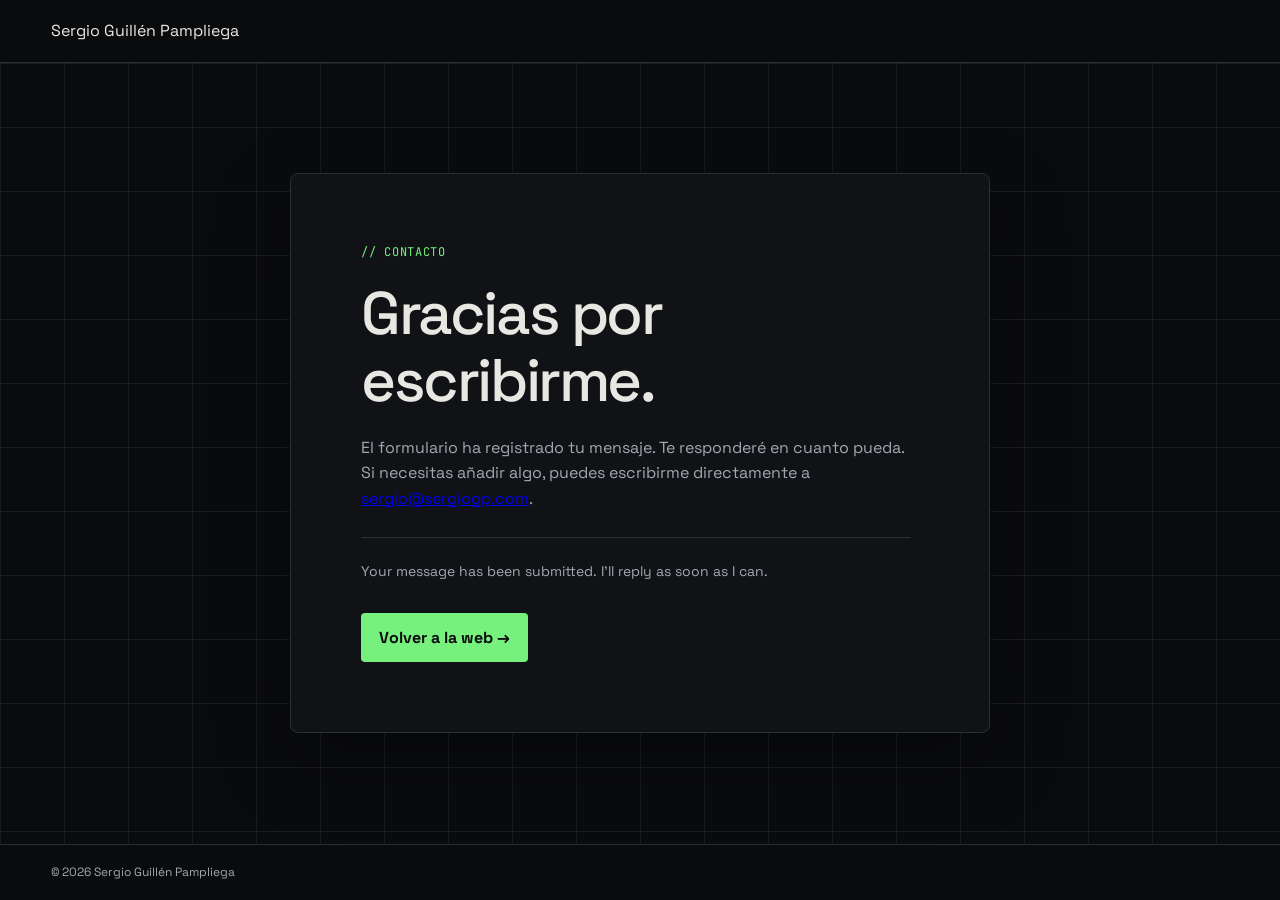
<file: gracias.html>
<!doctype html>
<html lang="es">
<head>
  <meta charset="utf-8" />
<link rel="icon" type="image/svg+xml" href="favicon.svg" />
  <meta name="viewport" content="width=device-width, initial-scale=1" />
  <meta name="robots" content="noindex" />
  <meta name="theme-color" content="#0a0b0d" />
  <title>Mensaje recibido — Sergio Guillén Pampliega</title>
  <link rel="preconnect" href="https://fonts.googleapis.com" />
  <link rel="preconnect" href="https://fonts.gstatic.com" crossorigin />
  <link href="https://fonts.googleapis.com/css2?family=Space+Grotesk:wght@400;500;600;700&family=JetBrains+Mono:wght@400;500&display=swap" rel="stylesheet" />
  <style>
    :root{--bg:#0a0b0d;--panel:#101216;--line:#2a3038;--fg:#e8e8e3;--muted:#a3a8b0;--accent:oklch(0.86 0.19 145)}
    *{box-sizing:border-box}body{min-height:100vh;margin:0;display:flex;flex-direction:column;background:var(--bg);color:var(--fg);font:16px/1.6 "Space Grotesk",Arial,sans-serif}
    header,footer{padding:18px clamp(20px,4vw,60px);border-color:var(--line)}header{border-bottom:1px solid var(--line)}footer{border-top:1px solid var(--line);color:var(--muted);font-size:12px}
    header a,footer a{color:inherit;text-decoration:none}a:focus-visible{outline:2px solid var(--accent);outline-offset:4px}
    main{flex:1;display:grid;place-items:center;padding:60px 20px;background-image:linear-gradient(#fff1 1px,transparent 1px),linear-gradient(90deg,#fff1 1px,transparent 1px);background-size:64px 64px}
    .card{width:min(100%,700px);padding:clamp(30px,6vw,70px);border:1px solid var(--line);border-radius:8px;background:var(--panel);box-shadow:0 25px 80px #0005}
    .kicker{font:12px "JetBrains Mono",monospace;letter-spacing:.06em;color:var(--accent);text-transform:uppercase}h1{font-size:clamp(36px,6vw,60px);font-weight:500;letter-spacing:-.04em;line-height:1.12;margin:20px 0}p{color:var(--muted);max-width:550px;margin:0 0 22px}.en{border-top:1px solid var(--line);padding-top:22px;margin-top:26px;font-size:14px}.button{display:inline-block;margin-top:8px;padding:12px 18px;border-radius:4px;background:var(--accent);color:#0a0b0d;font-weight:700;text-decoration:none}.button:hover{filter:brightness(1.1)}
  </style>
</head>
<body>
  <header><a href="/">Sergio Guillén Pampliega</a></header>
  <main><div class="card">
    <div class="kicker">// Contacto</div>
    <h1>Gracias por escribirme.</h1>
    <p>El formulario ha registrado tu mensaje. Te responderé en cuanto pueda. Si necesitas añadir algo, puedes escribirme directamente a <a href="mailto:sergio@sergiogp.com">sergio@sergiogp.com</a>.</p>
    <p class="en" lang="en">Your message has been submitted. I’ll reply as soon as I can.</p>
    <a class="button" href="/">Volver a la web →</a>
  </div></main>
  <footer>© 2026 Sergio Guillén Pampliega</footer>
</body>
</html>
</file>
<file: case-studies.css>
:root{--bg:#0a0b0d;--panel:#111714;--line:#2a352c;--fg:#edf1ea;--muted:#abb5ab;--soft:#99a79a;--green:#b1ed8f;--max:1180px;--pad:clamp(20px,4vw,56px)}
    *{box-sizing:border-box}html{scroll-behavior:smooth}body{margin:0;background:var(--bg);color:var(--fg);font:16px/1.68 "Inter",Arial,sans-serif;-webkit-font-smoothing:antialiased}a{color:inherit}a:focus-visible{outline:2px solid var(--green);outline-offset:4px}img{max-width:100%}
    h1,h2,h3{font-family:"Sora","Inter",sans-serif;letter-spacing:-.045em}h1,h2,h3,p{margin-top:0}
    .grid{position:fixed;inset:0;z-index:0;pointer-events:none;background-image:linear-gradient(#fff1 1px,transparent 1px),linear-gradient(90deg,#fff1 1px,transparent 1px);background-size:64px 64px;opacity:.11;mask-image:linear-gradient(#000,transparent 75%)}
    .nav{position:sticky;top:0;z-index:10;border-bottom:1px solid var(--line);background:#0a0b0de8;backdrop-filter:blur(12px)}.nav-inner{max-width:var(--max);margin:auto;padding:14px var(--pad);display:flex;align-items:center;justify-content:space-between;gap:20px}.nav a{text-decoration:none;font-size:13px}.back{border:1px solid var(--line);border-radius:4px;padding:8px 13px;color:var(--muted)}.back:hover,.brand:hover{color:var(--green);border-color:var(--green)}.brand{font-weight:600;text-align:right}
    main{position:relative;z-index:1;max-width:var(--max);margin:auto}section{padding:clamp(64px,8vw,110px) var(--pad)}section+section{border-top:1px solid var(--line)}.mono,.eyebrow,.label,.step-num,.stat-label,.tag{font-family:"JetBrains Mono",monospace}
    .eyebrow{display:inline-flex;align-items:center;gap:10px;color:var(--green);font-size:11px;font-weight:600;letter-spacing:.08em;text-transform:uppercase}.eyebrow:before{content:"";width:7px;height:7px;border-radius:50%;background:var(--green);box-shadow:0 0 10px #b1ed8f55}
    .intro{padding-top:clamp(80px,10vw,135px)}h1{font-size:clamp(39px,5.7vw,72px);line-height:1.1;font-weight:700;max-width:980px;margin:24px 0}h1 em,h2 em{color:var(--green);font-style:normal}.lede{font-size:clamp(17px,1.5vw,21px);color:var(--muted);max-width:810px;margin:0 0 34px}.tags{display:flex;flex-wrap:wrap;gap:8px;margin:0 0 44px}.tag{padding:6px 10px;border:1px solid var(--line);border-radius:3px;color:var(--muted);font-size:11px}.tag.accent{border-color:#6e9f68;color:var(--green)}
    .facts{display:grid;grid-template-columns:repeat(4,minmax(0,1fr));border:1px solid var(--line);background:var(--panel)}.fact{padding:21px;border-right:1px solid var(--line)}.fact:last-child{border-right:0}.label,.stat-label{color:var(--soft);font-size:10px;letter-spacing:.08em}.fact strong{display:block;margin-top:7px;font-size:14px;font-weight:600;line-height:1.45}
    h2{font-size:clamp(28px,3.6vw,48px);line-height:1.16;font-weight:700;max-width:860px;margin:12px 0 22px}.split{display:grid;grid-template-columns:180px 1fr;gap:clamp(24px,5vw,80px)}.split>.label{padding-top:9px;color:var(--green);font-size:12px}.copy{max-width:800px}.copy p{color:var(--muted);font-size:17px;line-height:1.78;margin-bottom:18px}.copy p:first-of-type{color:var(--fg)}.copy p:last-child{margin-bottom:0}.section-intro{max-width:800px;color:var(--muted);font-size:17px;margin-bottom:34px}
    .steps{display:grid;grid-template-columns:repeat(3,minmax(0,1fr));gap:12px}.step{min-width:0;min-height:275px;padding:28px;border:1px solid var(--line);background:var(--panel);border-top:2px solid #83be73}.step-num{display:block;color:var(--green);font-size:12px;margin-bottom:38px}.step h3{font-size:21px;line-height:1.25;margin:0 0 13px}.step p{color:var(--muted);margin:0}.step small{display:block;margin-top:19px;color:var(--soft);font:11px "JetBrains Mono",monospace}
    .visual{margin:18px 0 0;padding:12px;border:1px solid var(--line);background:var(--panel)}.visual img{display:block;width:100%;height:auto;max-height:430px;object-fit:contain}.visual figcaption{color:var(--soft);font-size:12px;padding:8px 10px 1px}
    .result-grid{display:grid;grid-template-columns:repeat(3,minmax(0,1fr));gap:12px;margin:33px 0}.result{min-width:0;padding:26px;border:1px solid var(--line);background:var(--panel)}.result strong{display:block;color:var(--green);font:700 clamp(25px,2.9vw,38px)/1.15 "Sora",sans-serif;letter-spacing:-.05em;margin:11px 0}.result p{color:var(--muted);margin:0;font-size:14px}.proof{display:grid;grid-template-columns:1fr 1fr;gap:12px}.proof-card{padding:27px;border:1px solid var(--line);background:var(--panel)}.proof-card .mono{color:var(--green);font-size:11px}.proof-card h3{font-size:18px;margin:10px 0}.proof-card p{color:var(--muted);margin:0}.status{margin-top:25px;padding:25px 28px;border-left:2px solid var(--green);background:#142018}.status strong{display:block;margin-bottom:7px}.status p{color:var(--muted);margin:0}
    .cta{margin:0 var(--pad) clamp(60px,8vw,110px);padding:clamp(35px,6vw,70px);border:1px solid var(--line);background:radial-gradient(circle at 85% 0%,#b1ed8f18,transparent 50%),var(--panel);text-align:center}.cta h2{margin:13px auto 20px}.cta p{max-width:650px;margin:0 auto 27px;color:var(--muted)}.button{display:inline-flex;align-items:center;gap:12px;padding:12px 20px;background:var(--green);color:#0b140a;text-decoration:none;border-radius:3px;font-weight:700}.button:hover{background:#d0f7ba}
    footer{position:relative;z-index:1;max-width:var(--max);margin:auto;padding:24px var(--pad);border-top:1px solid var(--line);display:flex;justify-content:space-between;gap:16px;color:var(--soft);font-size:12px}footer a:hover{color:var(--green)}
    @media(max-width:850px){.facts{grid-template-columns:repeat(2,1fr)}.fact:nth-child(2){border-right:0}.fact:nth-child(-n+2){border-bottom:1px solid var(--line)}.split{grid-template-columns:1fr;gap:15px}.steps,.result-grid,.proof{grid-template-columns:1fr}.step{min-height:0}.step-num{margin-bottom:24px}}
    @media(max-width:520px){.brand{max-width:180px;line-height:1.25}.facts{grid-template-columns:1fr}.fact{border-right:0;border-bottom:1px solid var(--line)}.fact:last-child{border-bottom:0}.nav-inner{padding:12px var(--pad)}footer{flex-direction:column}}
    @media(prefers-reduced-motion:reduce){html{scroll-behavior:auto}}
</file>
